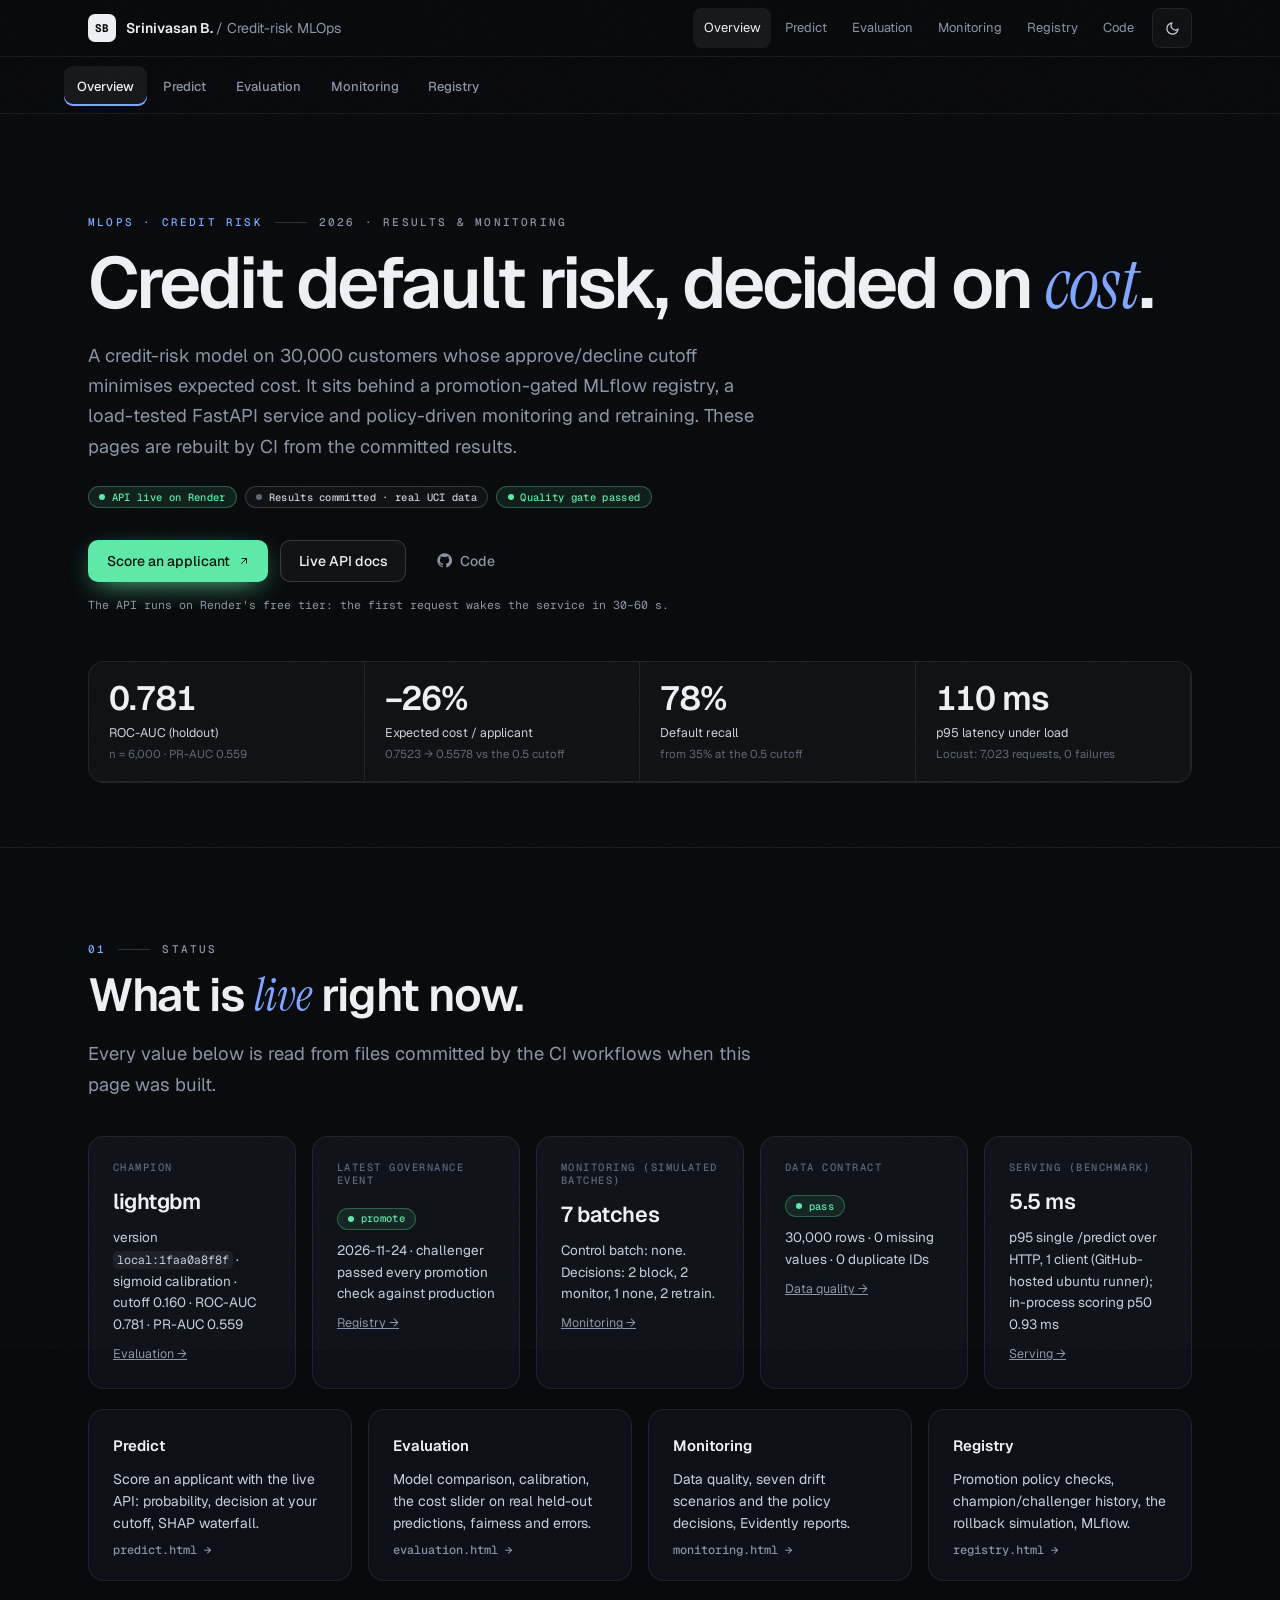
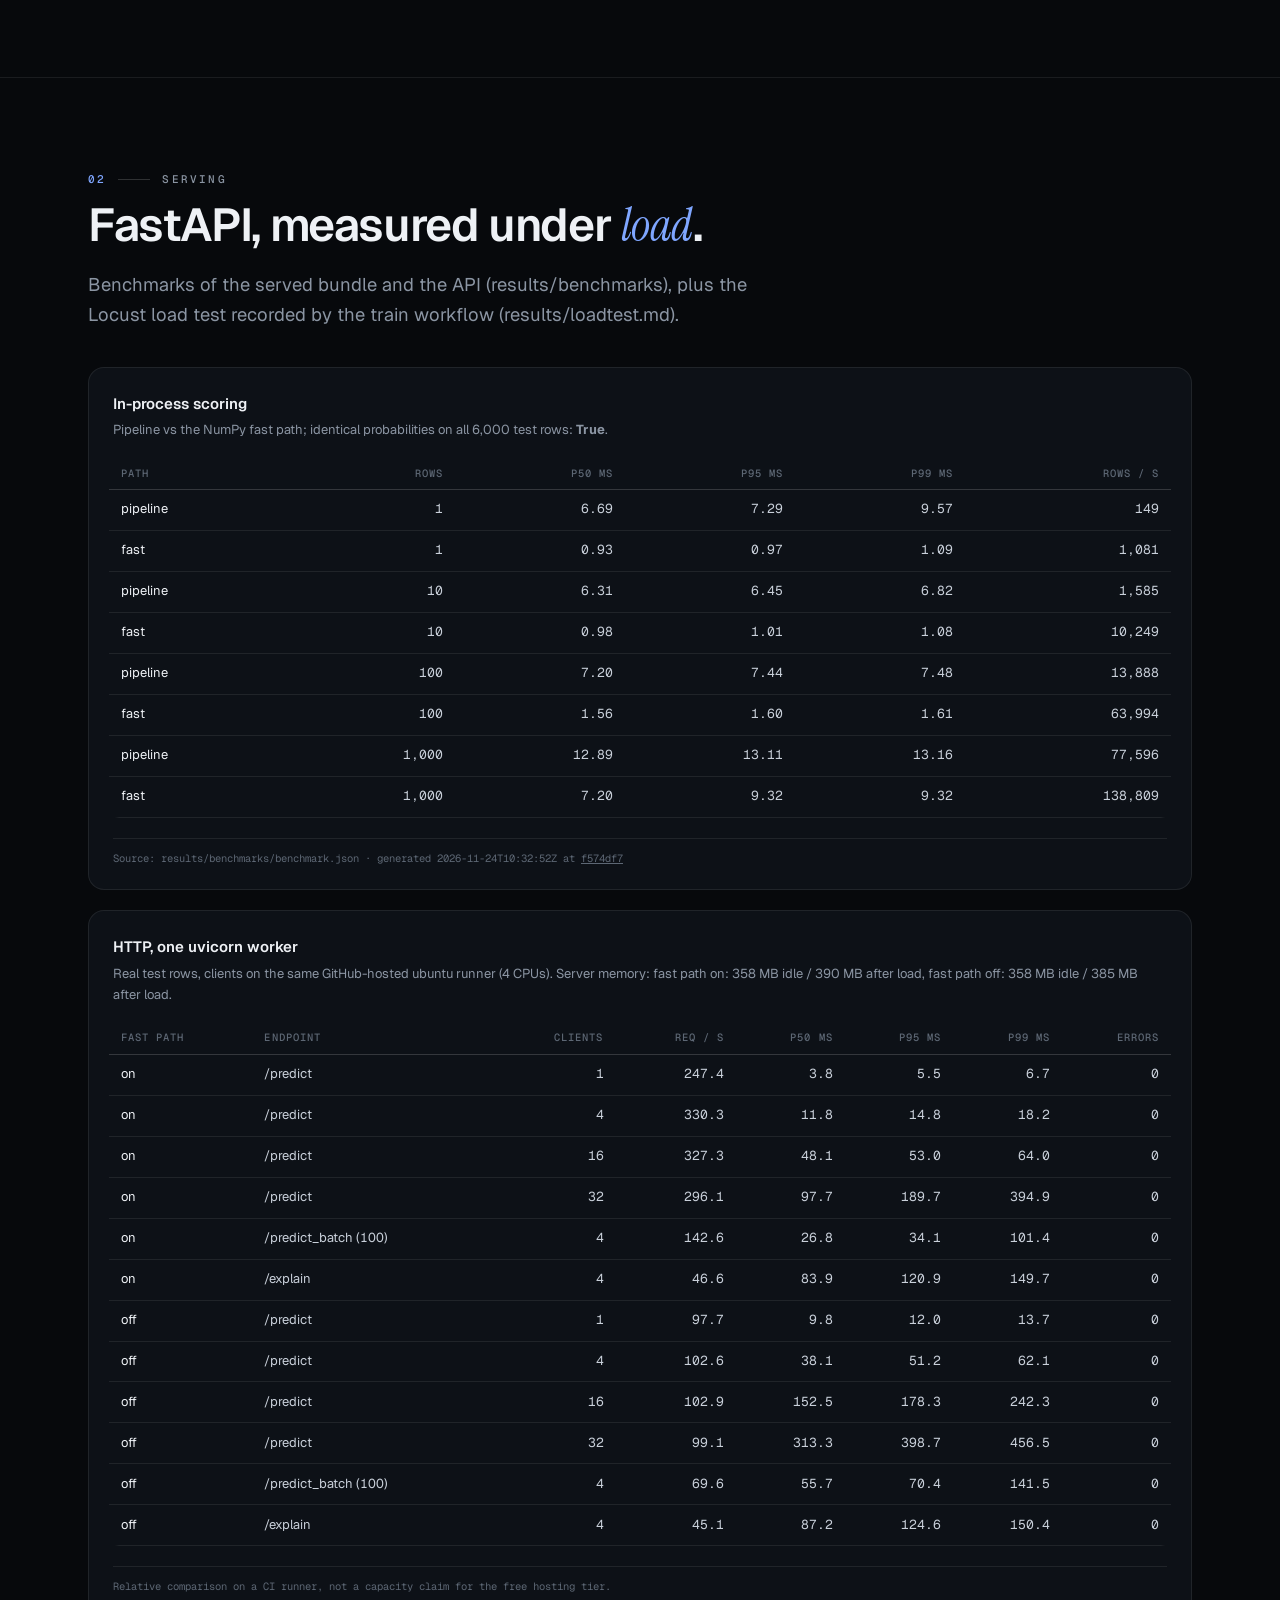
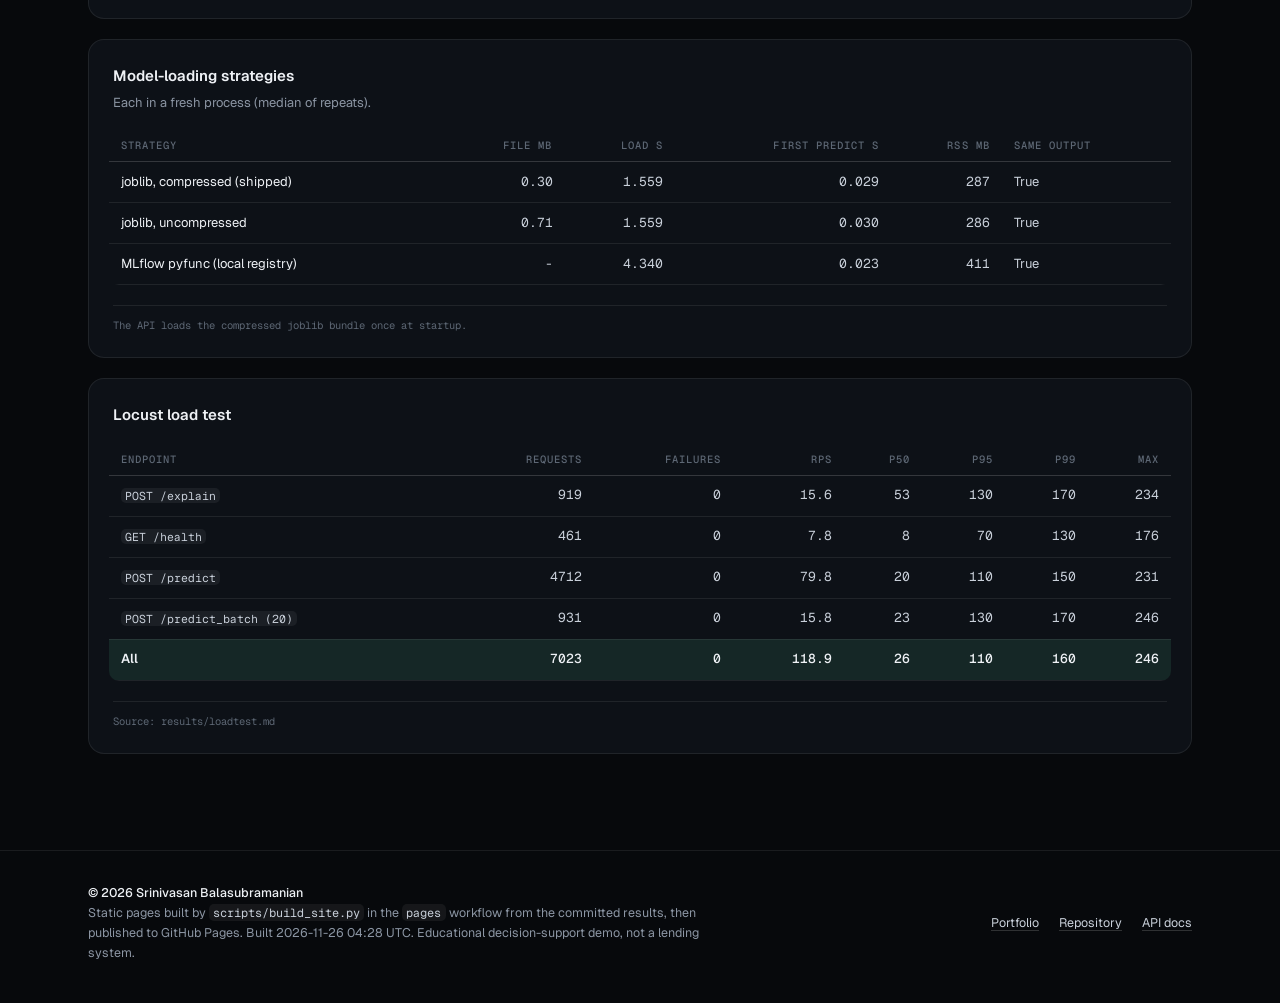
<file: index.html>
<!doctype html>
<html lang="en" class="no-js" data-theme="dark">
<head>
<meta charset="utf-8">
<meta name="viewport" content="width=device-width, initial-scale=1">
<script>(function(){try{var t=localStorage.getItem('theme');document.documentElement.dataset.theme=(t==='light'||t==='dark')?t:'dark';}catch(e){document.documentElement.dataset.theme='dark';}document.documentElement.classList.remove('no-js');})();</script>
<title>Credit-risk MLOps · overview</title>
<meta name="description" content="Credit default prediction with cost-based decisions: champion model, monitoring status, governance and serving benchmarks, rebuilt by CI.">
<meta name="color-scheme" content="dark light">
<link rel="preconnect" href="https://fonts.googleapis.com">
<link rel="preconnect" href="https://fonts.gstatic.com" crossorigin>
<link href="https://fonts.googleapis.com/css2?family=Geist:wght@300..700&family=Geist+Mono:wght@400..600&family=Instrument+Serif:ital@0;1&display=swap" rel="stylesheet">
<link rel="stylesheet" href="sb-kit.css">
<link rel="stylesheet" href="site.css">
<script src="sb-kit.js" defer></script>
<script src="charts.js" defer></script>
<script src="site.js" defer></script>

</head>
<body class="sb-grain">
<div class="sb-backdrop" aria-hidden="true"></div>
<a class="skip-link" href="#main">Skip to content</a>
<header class="sb-nav">
  <div class="sb-container sb-nav__inner">
    <a class="sb-brand" href="https://srini2k03.github.io/"><span class="sb-brand__mark">SB</span>
      <span><span class="brand-name">Srinivasan B. </span><span class="sb-brand__sub"><span class="brand-slash">/ </span>Credit-risk MLOps</span></span></a>
    <nav class="sb-nav__links" aria-label="Pages">
      <a class="sb-nav__link nav-page" href="index.html" aria-current=page>Overview</a><a class="sb-nav__link nav-page" href="predict.html">Predict</a><a class="sb-nav__link nav-page" href="evaluation.html">Evaluation</a><a class="sb-nav__link nav-page" href="monitoring.html">Monitoring</a><a class="sb-nav__link nav-page" href="registry.html">Registry</a>
      <a class="sb-nav__link" href="https://github.com/srini2k03/credit-default-mlops">Code</a>
      <button class="sb-icon-btn theme-btn" type="button" data-theme-toggle aria-label="Switch to light theme" aria-pressed="true"><svg class="icon-sun" width="15" height="15" viewBox="0 0 24 24" fill="none" stroke="currentColor" stroke-width="2" stroke-linecap="round" aria-hidden="true"><circle cx="12" cy="12" r="4"/><path d="M12 2v2M12 20v2M4.9 4.9l1.4 1.4M17.7 17.7l1.4 1.4M2 12h2M20 12h2M4.9 19.1l1.4-1.4M17.7 6.3l1.4-1.4"/></svg><svg class="icon-moon" width="15" height="15" viewBox="0 0 24 24" fill="none" stroke="currentColor" stroke-width="2" stroke-linecap="round" stroke-linejoin="round" aria-hidden="true"><path d="M21 12.8A9 9 0 1 1 11.2 3a7 7 0 0 0 9.8 9.8Z"/></svg></button>
    </nav>
  </div>
</header>
<nav class="subnav" aria-label="Dashboard pages"><div class="sb-container subnav__inner"><a href="index.html" aria-current=page>Overview</a><a href="predict.html">Predict</a><a href="evaluation.html">Evaluation</a><a href="monitoring.html">Monitoring</a><a href="registry.html">Registry</a></div></nav>
<main id="main">

<section class="sb-hero" aria-labelledby="top-h">
  <div class="sb-container">
    <p class="sb-kicker"><span class="sb-kicker__index">MLOps · Credit risk</span>
      <span class="sb-kicker__rule"></span>2026 · Results &amp; monitoring</p>
    <h1 class="sb-h1" id="top-h">Credit default risk, decided on <span class="sb-serif">cost</span>.</h1>
    <p class="sb-lead">A credit-risk model on 30,000 customers whose approve/decline cutoff minimises expected cost. It sits behind a promotion-gated MLflow registry, a load-tested FastAPI service and policy-driven monitoring and retraining. These pages are rebuilt by CI from the committed results.</p>
    <div class="sb-hero__meta"><span class="sb-pill sb-pill--live">API live on Render</span><span class="sb-pill">Results committed · real UCI data</span><span class="sb-pill pill-ok">Quality gate passed</span></div>
    <div class="sb-hero__actions">
      <a class="sb-btn sb-btn--primary" href="predict.html">Score an applicant <svg width="12" height="12" viewBox="0 0 24 24" fill="none" stroke="currentColor" stroke-width="2" stroke-linecap="round" stroke-linejoin="round" aria-hidden="true"><path d="M7 17 17 7M8 7h9v9"/></svg></a>
      <a class="sb-btn" href="https://credit-default-api-fkqg.onrender.com/docs" target="_blank" rel="noopener">Live API docs</a>
      <a class="sb-btn sb-btn--ghost" href="https://github.com/srini2k03/credit-default-mlops" target="_blank" rel="noopener"><svg width="15" height="15" viewBox="0 0 24 24" fill="currentColor" aria-hidden="true"><path d="M12 .5a11.5 11.5 0 0 0-3.64 22.41c.58.1.79-.25.79-.56v-2c-3.2.7-3.88-1.37-3.88-1.37-.52-1.33-1.28-1.69-1.28-1.69-1.05-.72.08-.7.08-.7 1.16.08 1.77 1.19 1.77 1.19 1.03 1.77 2.7 1.26 3.36.96.1-.75.4-1.26.73-1.55-2.55-.29-5.24-1.28-5.24-5.69 0-1.26.45-2.29 1.19-3.1-.12-.29-.52-1.46.11-3.05 0 0 .97-.31 3.17 1.18a11 11 0 0 1 5.77 0c2.2-1.49 3.17-1.18 3.17-1.18.63 1.59.23 2.76.11 3.05.74.81 1.19 1.84 1.19 3.1 0 4.42-2.69 5.39-5.25 5.68.41.36.78 1.06.78 2.14v3.17c0 .31.21.67.8.56A11.5 11.5 0 0 0 12 .5Z"/></svg> Code</a>
    </div>
    <p class="hero-note">The API runs on Render's free tier: the first request wakes the service in 30–60 s.</p>
    <div class="sb-stats hero-stats sb-reveal" role="list"><div class="sb-stat" role="listitem"><div class="sb-stat__value">0.781</div><div class="sb-stat__label">ROC-AUC (holdout)</div><div class="sb-stat__ctx">n = 6,000 · PR-AUC 0.559</div></div><div class="sb-stat" role="listitem"><div class="sb-stat__value">−26%</div><div class="sb-stat__label">Expected cost / applicant</div><div class="sb-stat__ctx">0.7523 → 0.5578 vs the 0.5 cutoff</div></div><div class="sb-stat" role="listitem"><div class="sb-stat__value">78%</div><div class="sb-stat__label">Default recall</div><div class="sb-stat__ctx">from 35% at the 0.5 cutoff</div></div><div class="sb-stat" role="listitem"><div class="sb-stat__value">110 ms</div><div class="sb-stat__label">p95 latency under load</div><div class="sb-stat__ctx">Locust: 7,023 requests, 0 failures</div></div></div>
  </div>
</section>
<section class="sb-section" id="status" aria-labelledby="status-h"><div class="sb-container"><div class="section-head sb-reveal"><p class="sb-kicker"><span class="sb-kicker__index">01</span><span class="sb-kicker__rule"></span>Status</p><h2 class="sb-h2" id="status-h">What is <span class="sb-serif">live</span> right now.</h2><p class="sb-lead">Every value below is read from files committed by the CI workflows when this page was built.</p></div><div class="status-grid"><article class="sb-card sb-spotlight sb-reveal status"><p class="sb-label">Champion</p><div class="status__value">lightgbm</div><p class="status__ctx">version <code>local:1faa0a8f8f</code> · sigmoid calibration · cutoff 0.160 · ROC-AUC 0.781 · PR-AUC 0.559</p><p class="sb-small"><a href="evaluation.html">Evaluation →</a></p></article><article class="sb-card sb-spotlight sb-reveal status"><p class="sb-label">Latest governance event</p><div class="status__value"><span class="sb-pill pill-promote">promote</span></div><p class="status__ctx">2026-11-24 · challenger passed every promotion check against production</p><p class="sb-small"><a href="registry.html">Registry →</a></p></article><article class="sb-card sb-spotlight sb-reveal status"><p class="sb-label">Monitoring (simulated batches)</p><div class="status__value">7 batches</div><p class="status__ctx">Control batch: none. Decisions: 2 block, 2 monitor, 1 none, 2 retrain.</p><p class="sb-small"><a href="monitoring.html">Monitoring →</a></p></article><article class="sb-card sb-spotlight sb-reveal status"><p class="sb-label">Data contract</p><div class="status__value"><span class="sb-pill pill-none">pass</span></div><p class="status__ctx">30,000 rows · 0 missing values · 0 duplicate IDs</p><p class="sb-small"><a href="monitoring.html#quality">Data quality →</a></p></article><article class="sb-card sb-spotlight sb-reveal status"><p class="sb-label">Serving (benchmark)</p><div class="status__value">5.5 ms</div><p class="status__ctx">p95 single /predict over HTTP, 1 client (GitHub-hosted ubuntu runner); in-process scoring p50 0.93 ms</p><p class="sb-small"><a href="#serving">Serving →</a></p></article></div><div class="page-cards" style="margin-top:1.25rem"><a class="sb-card sb-spotlight sb-reveal page-card" href="predict.html"><h3 class="sb-card__title">Predict</h3><p>Score an applicant with the live API: probability, decision at your cutoff, SHAP waterfall.</p><span class=go>predict.html →</span></a><a class="sb-card sb-spotlight sb-reveal page-card" href="evaluation.html"><h3 class="sb-card__title">Evaluation</h3><p>Model comparison, calibration, the cost slider on real held-out predictions, fairness and errors.</p><span class=go>evaluation.html →</span></a><a class="sb-card sb-spotlight sb-reveal page-card" href="monitoring.html"><h3 class="sb-card__title">Monitoring</h3><p>Data quality, seven drift scenarios and the policy decisions, Evidently reports.</p><span class=go>monitoring.html →</span></a><a class="sb-card sb-spotlight sb-reveal page-card" href="registry.html"><h3 class="sb-card__title">Registry</h3><p>Promotion policy checks, champion/challenger history, the rollback simulation, MLflow.</p><span class=go>registry.html →</span></a></div></div></section>
<section class="sb-section" id="serving" aria-labelledby="serving-h"><div class="sb-container"><div class="section-head sb-reveal"><p class="sb-kicker"><span class="sb-kicker__index">02</span><span class="sb-kicker__rule"></span>Serving</p><h2 class="sb-h2" id="serving-h">FastAPI, measured under <span class="sb-serif">load</span>.</h2><p class="sb-lead">Benchmarks of the served bundle and the API (results/benchmarks), plus the Locust load test recorded by the train workflow (results/loadtest.md).</p></div><div class="stack"><article class="sb-card sb-spotlight sb-reveal "><header class="card-head"><h3 class="sb-card__title">In-process scoring</h3><p class="sb-card__sub">Pipeline vs the NumPy fast path; identical probabilities on all 6,000 test rows: <strong>True</strong>.</p></header><div class="sb-table-wrap" tabindex="0" role="region" aria-label="In-process scoring latency"><table class="sb-table "><caption class="sr-only">In-process scoring latency</caption><thead><tr><th scope="col">Path</th><th scope="col" class=num>Rows</th><th scope="col" class=num>p50 ms</th><th scope="col" class=num>p95 ms</th><th scope="col" class=num>p99 ms</th><th scope="col" class=num>Rows / s</th></tr></thead><tbody><tr><td>pipeline</td><td class=num>1</td><td class=num>6.69</td><td class=num>7.29</td><td class=num>9.57</td><td class=num>149</td></tr><tr><td>fast</td><td class=num>1</td><td class=num>0.93</td><td class=num>0.97</td><td class=num>1.09</td><td class=num>1,081</td></tr><tr><td>pipeline</td><td class=num>10</td><td class=num>6.31</td><td class=num>6.45</td><td class=num>6.82</td><td class=num>1,585</td></tr><tr><td>fast</td><td class=num>10</td><td class=num>0.98</td><td class=num>1.01</td><td class=num>1.08</td><td class=num>10,249</td></tr><tr><td>pipeline</td><td class=num>100</td><td class=num>7.20</td><td class=num>7.44</td><td class=num>7.48</td><td class=num>13,888</td></tr><tr><td>fast</td><td class=num>100</td><td class=num>1.56</td><td class=num>1.60</td><td class=num>1.61</td><td class=num>63,994</td></tr><tr><td>pipeline</td><td class=num>1,000</td><td class=num>12.89</td><td class=num>13.11</td><td class=num>13.16</td><td class=num>77,596</td></tr><tr><td>fast</td><td class=num>1,000</td><td class=num>7.20</td><td class=num>9.32</td><td class=num>9.32</td><td class=num>138,809</td></tr></tbody></table></div><p class="sb-card__foot">Source: results/benchmarks/benchmark.json · generated 2026-11-24T10:32:52Z at <a href="https://github.com/srini2k03/credit-default-mlops/commit/f574df7f6080329a15002ae96762f07c239718a1"><code>f574df7</code></a></p></article><article class="sb-card sb-spotlight sb-reveal "><header class="card-head"><h3 class="sb-card__title">HTTP, one uvicorn worker</h3><p class="sb-card__sub">Real test rows, clients on the same GitHub-hosted ubuntu runner (4 CPUs). Server memory: fast path on: 358 MB idle / 390 MB after load, fast path off: 358 MB idle / 385 MB after load.</p></header><div class="sb-table-wrap" tabindex="0" role="region" aria-label="HTTP benchmark"><table class="sb-table "><caption class="sr-only">HTTP benchmark</caption><thead><tr><th scope="col">Fast path</th><th scope="col">Endpoint</th><th scope="col" class=num>Clients</th><th scope="col" class=num>Req / s</th><th scope="col" class=num>p50 ms</th><th scope="col" class=num>p95 ms</th><th scope="col" class=num>p99 ms</th><th scope="col" class=num>Errors</th></tr></thead><tbody><tr><td>on</td><td>/predict</td><td class=num>1</td><td class=num>247.4</td><td class=num>3.8</td><td class=num>5.5</td><td class=num>6.7</td><td class=num>0</td></tr><tr><td>on</td><td>/predict</td><td class=num>4</td><td class=num>330.3</td><td class=num>11.8</td><td class=num>14.8</td><td class=num>18.2</td><td class=num>0</td></tr><tr><td>on</td><td>/predict</td><td class=num>16</td><td class=num>327.3</td><td class=num>48.1</td><td class=num>53.0</td><td class=num>64.0</td><td class=num>0</td></tr><tr><td>on</td><td>/predict</td><td class=num>32</td><td class=num>296.1</td><td class=num>97.7</td><td class=num>189.7</td><td class=num>394.9</td><td class=num>0</td></tr><tr><td>on</td><td>/predict_batch (100)</td><td class=num>4</td><td class=num>142.6</td><td class=num>26.8</td><td class=num>34.1</td><td class=num>101.4</td><td class=num>0</td></tr><tr><td>on</td><td>/explain</td><td class=num>4</td><td class=num>46.6</td><td class=num>83.9</td><td class=num>120.9</td><td class=num>149.7</td><td class=num>0</td></tr><tr><td>off</td><td>/predict</td><td class=num>1</td><td class=num>97.7</td><td class=num>9.8</td><td class=num>12.0</td><td class=num>13.7</td><td class=num>0</td></tr><tr><td>off</td><td>/predict</td><td class=num>4</td><td class=num>102.6</td><td class=num>38.1</td><td class=num>51.2</td><td class=num>62.1</td><td class=num>0</td></tr><tr><td>off</td><td>/predict</td><td class=num>16</td><td class=num>102.9</td><td class=num>152.5</td><td class=num>178.3</td><td class=num>242.3</td><td class=num>0</td></tr><tr><td>off</td><td>/predict</td><td class=num>32</td><td class=num>99.1</td><td class=num>313.3</td><td class=num>398.7</td><td class=num>456.5</td><td class=num>0</td></tr><tr><td>off</td><td>/predict_batch (100)</td><td class=num>4</td><td class=num>69.6</td><td class=num>55.7</td><td class=num>70.4</td><td class=num>141.5</td><td class=num>0</td></tr><tr><td>off</td><td>/explain</td><td class=num>4</td><td class=num>45.1</td><td class=num>87.2</td><td class=num>124.6</td><td class=num>150.4</td><td class=num>0</td></tr></tbody></table></div><p class="sb-card__foot">Relative comparison on a CI runner, not a capacity claim for the free hosting tier.</p></article><article class="sb-card sb-spotlight sb-reveal "><header class="card-head"><h3 class="sb-card__title">Model-loading strategies</h3><p class="sb-card__sub">Each in a fresh process (median of repeats).</p></header><div class="sb-table-wrap" tabindex="0" role="region" aria-label="Model loading"><table class="sb-table "><caption class="sr-only">Model loading</caption><thead><tr><th scope="col">Strategy</th><th scope="col" class=num>File MB</th><th scope="col" class=num>Load s</th><th scope="col" class=num>First predict s</th><th scope="col" class=num>RSS MB</th><th scope="col">Same output</th></tr></thead><tbody><tr><td>joblib, compressed (shipped)</td><td class=num>0.30</td><td class=num>1.559</td><td class=num>0.029</td><td class=num>287</td><td>True</td></tr><tr><td>joblib, uncompressed</td><td class=num>0.71</td><td class=num>1.559</td><td class=num>0.030</td><td class=num>286</td><td>True</td></tr><tr><td>MLflow pyfunc (local registry)</td><td class=num>-</td><td class=num>4.340</td><td class=num>0.023</td><td class=num>411</td><td>True</td></tr></tbody></table></div><p class="sb-card__foot">The API loads the compressed joblib bundle once at startup.</p></article></div><div class="stack"><article class="sb-card sb-spotlight sb-reveal "><header class="card-head"><h3 class="sb-card__title">Locust load test</h3></header><div class="sb-table-wrap" tabindex="0" role="region" aria-label="Load test"><table class="sb-table "><caption class="sr-only">Load test</caption><thead><tr><th scope="col">Endpoint</th><th scope="col" class=num>Requests</th><th scope="col" class=num>Failures</th><th scope="col" class=num>RPS</th><th scope="col" class=num>p50</th><th scope="col" class=num>p95</th><th scope="col" class=num>p99</th><th scope="col" class=num>Max</th></tr></thead><tbody><tr><td><code>POST /explain</code></td><td class=num>919</td><td class=num>0</td><td class=num>15.6</td><td class=num>53</td><td class=num>130</td><td class=num>170</td><td class=num>234</td></tr><tr><td><code>GET /health</code></td><td class=num>461</td><td class=num>0</td><td class=num>7.8</td><td class=num>8</td><td class=num>70</td><td class=num>130</td><td class=num>176</td></tr><tr><td><code>POST /predict</code></td><td class=num>4712</td><td class=num>0</td><td class=num>79.8</td><td class=num>20</td><td class=num>110</td><td class=num>150</td><td class=num>231</td></tr><tr><td><code>POST /predict_batch (20)</code></td><td class=num>931</td><td class=num>0</td><td class=num>15.8</td><td class=num>23</td><td class=num>130</td><td class=num>170</td><td class=num>246</td></tr><tr class=is-best><td><strong>All</strong></td><td class=num>7023</td><td class=num>0</td><td class=num>118.9</td><td class=num>26</td><td class=num>110</td><td class=num>160</td><td class=num>246</td></tr></tbody></table></div><p class="sb-card__foot">Source: results/loadtest.md</p></article></div></div></section>
</main>
<footer class="sb-footer">
  <div class="sb-container sb-footer__inner">
    <div>
      <p class="foot-name">© 2026 Srinivasan Balasubramanian</p>
      <p>Static pages built by <code>scripts/build_site.py</code> in the <code>pages</code> workflow from the committed results, then published to GitHub Pages. Built 2026-11-26 04:28 UTC. Educational decision-support demo, not a lending system.</p>
    </div>
    <p class="foot-links"><a href="https://srini2k03.github.io/">Portfolio</a><a href="https://github.com/srini2k03/credit-default-mlops">Repository</a><a href="https://credit-default-api-fkqg.onrender.com/docs">API docs</a></p>
  </div>
</footer>
</body>
</html>
</file>
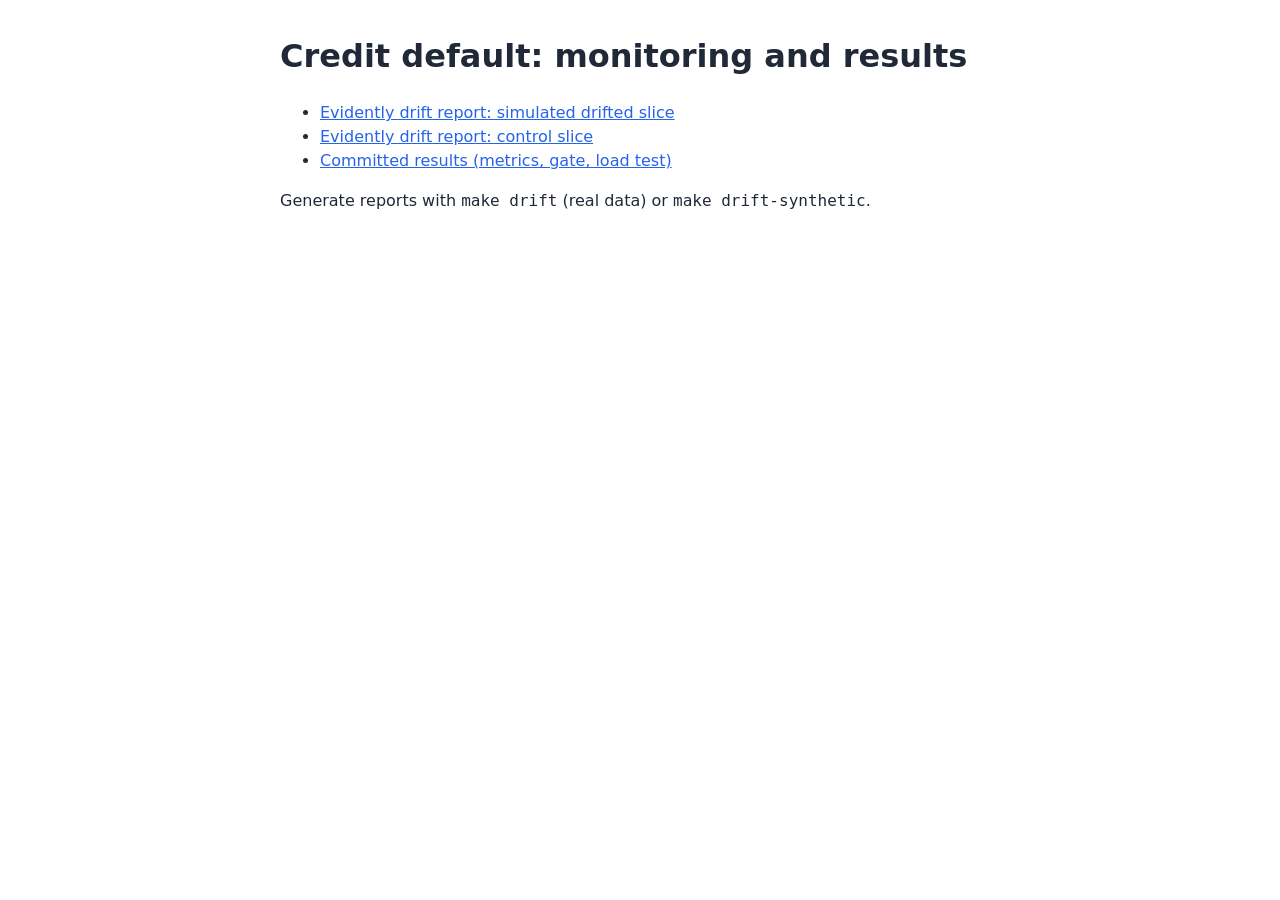
<file: docker/nginx/index.html>
<!doctype html>
<html lang="en">
<head>
  <meta charset="utf-8">
  <meta name="viewport" content="width=device-width, initial-scale=1">
  <title>Credit default monitoring</title>
  <style>
    body { font: 16px/1.5 system-ui, sans-serif; max-width: 720px; margin: 2rem auto; padding: 0 16px; color: #1f2937; }
    a { color: #2563eb; }
  </style>
</head>
<body>
  <h1>Credit default: monitoring and results</h1>
  <ul>
    <li><a href="reports/drift_drifted.html">Evidently drift report: simulated drifted slice</a></li>
    <li><a href="reports/drift_control.html">Evidently drift report: control slice</a></li>
    <li><a href="results/">Committed results (metrics, gate, load test)</a></li>
  </ul>
  <p>Generate reports with <code>make drift</code> (real data) or <code>make drift-synthetic</code>.</p>
</body>
</html>
</file>
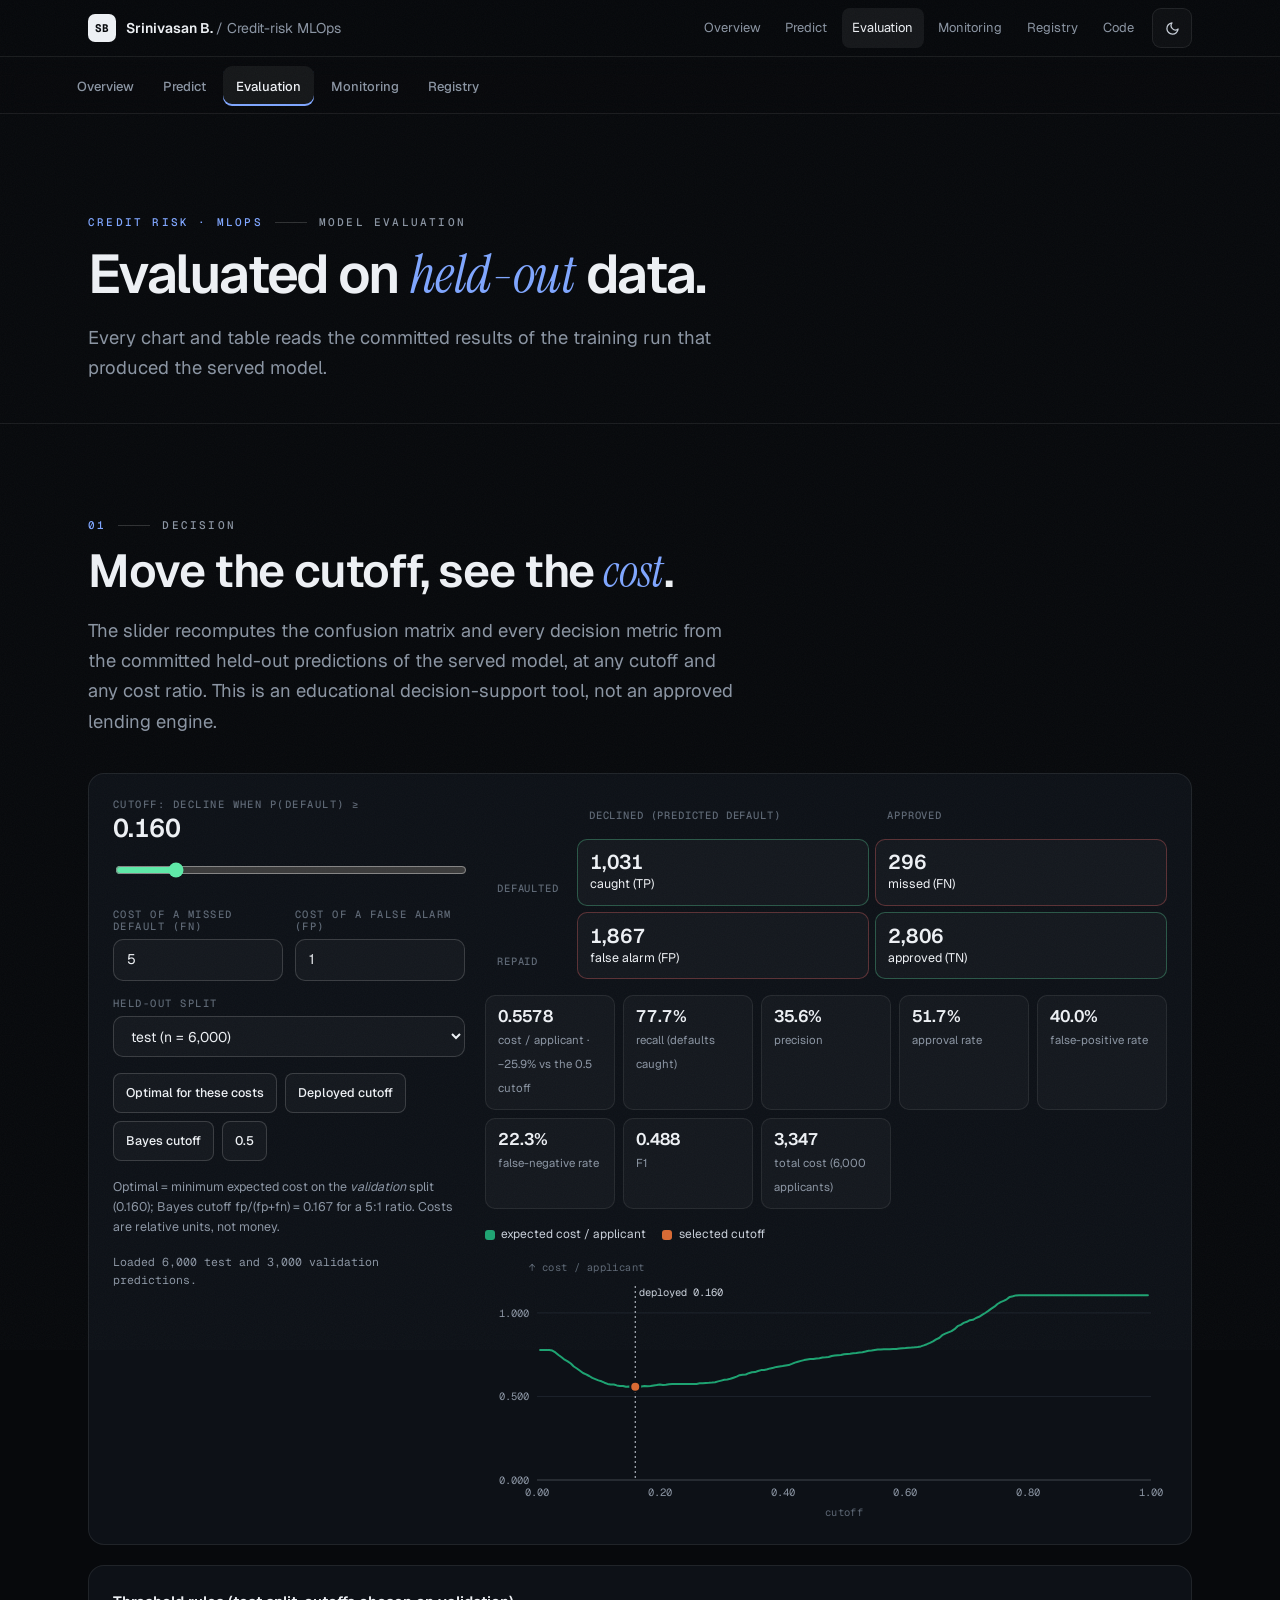
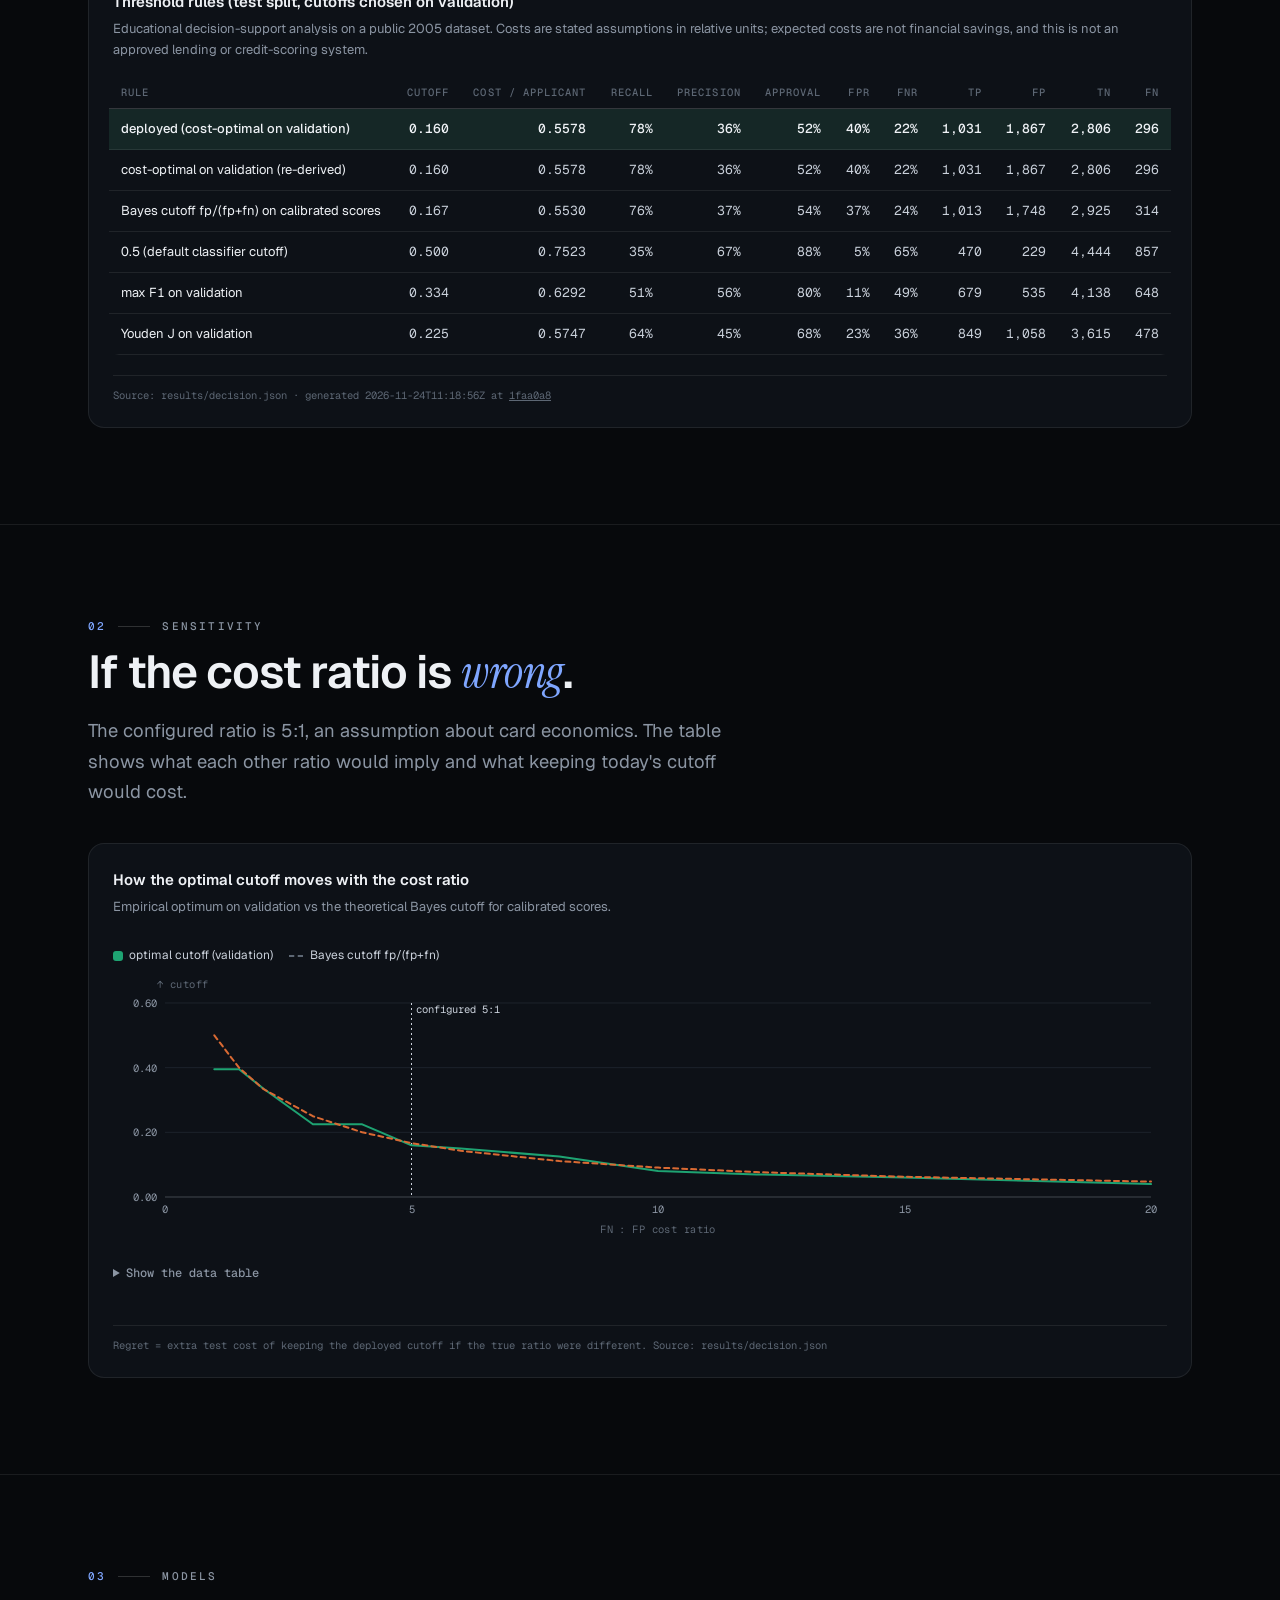
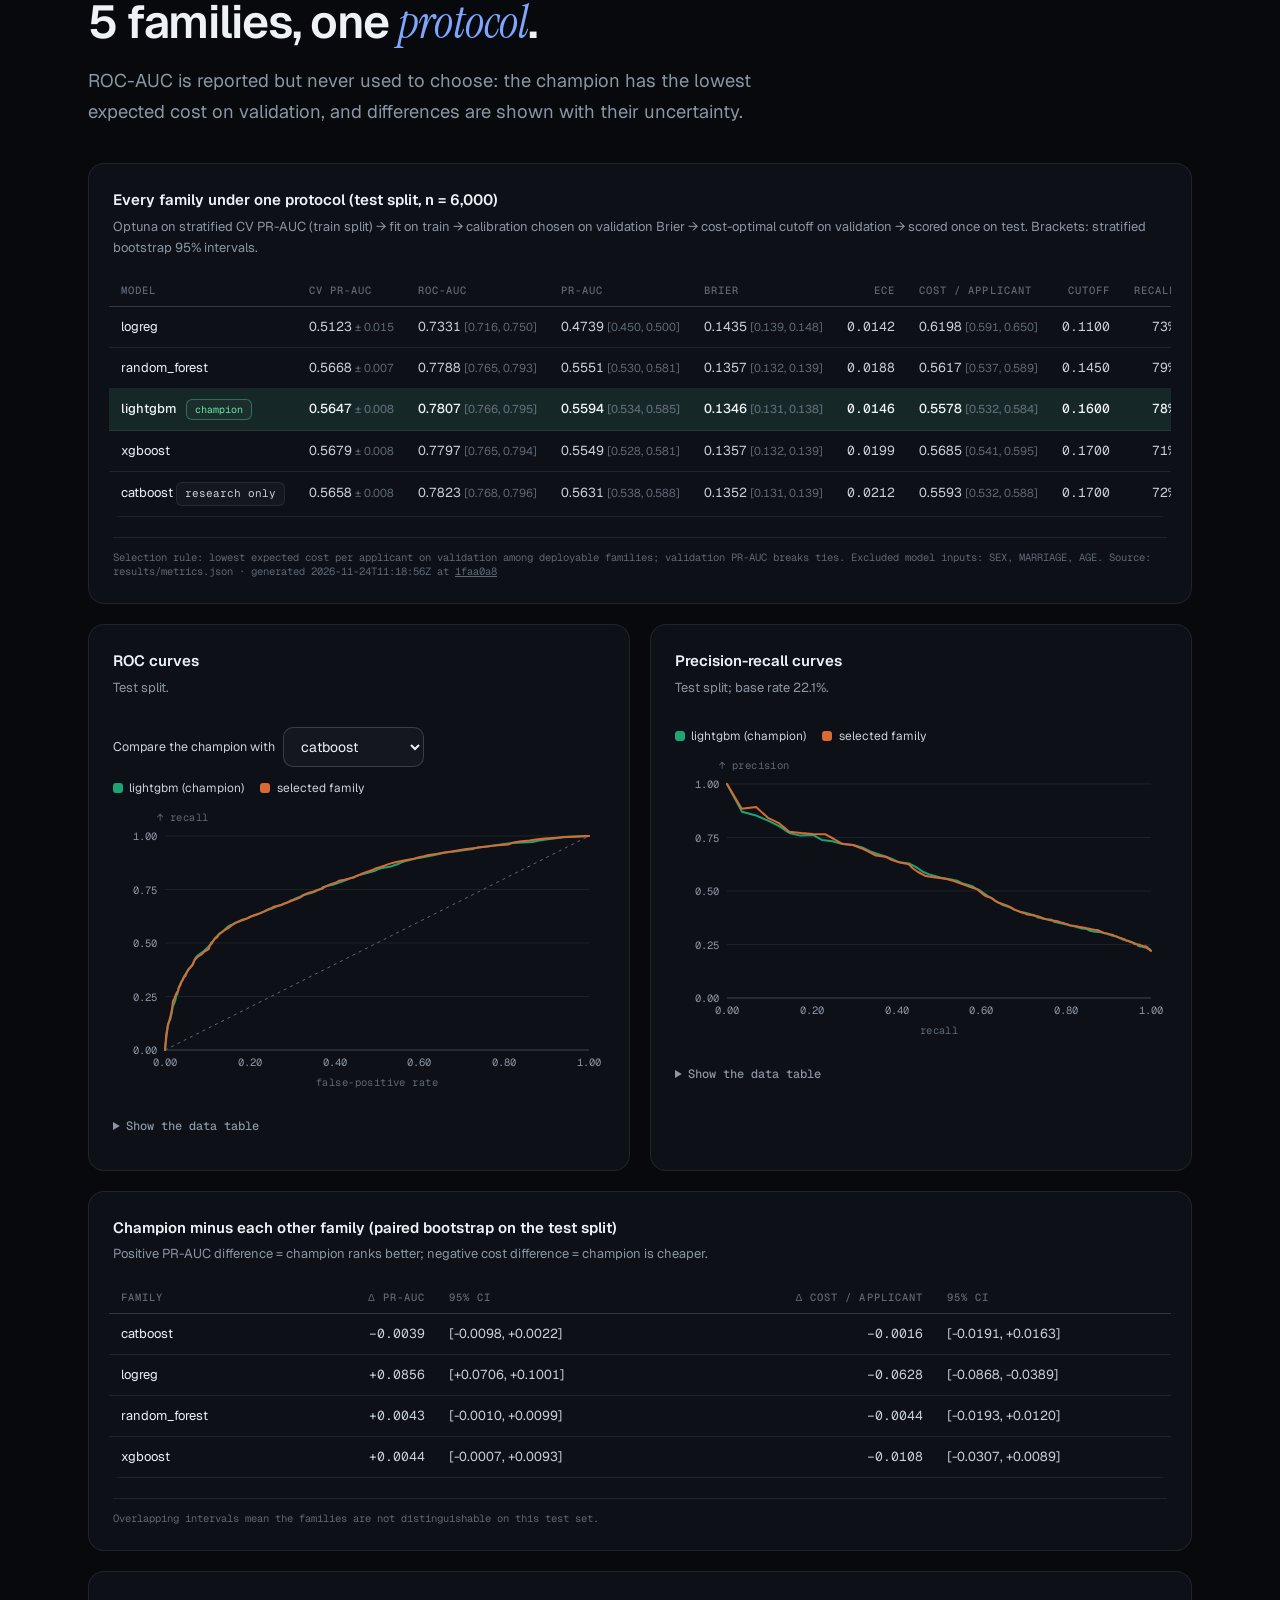
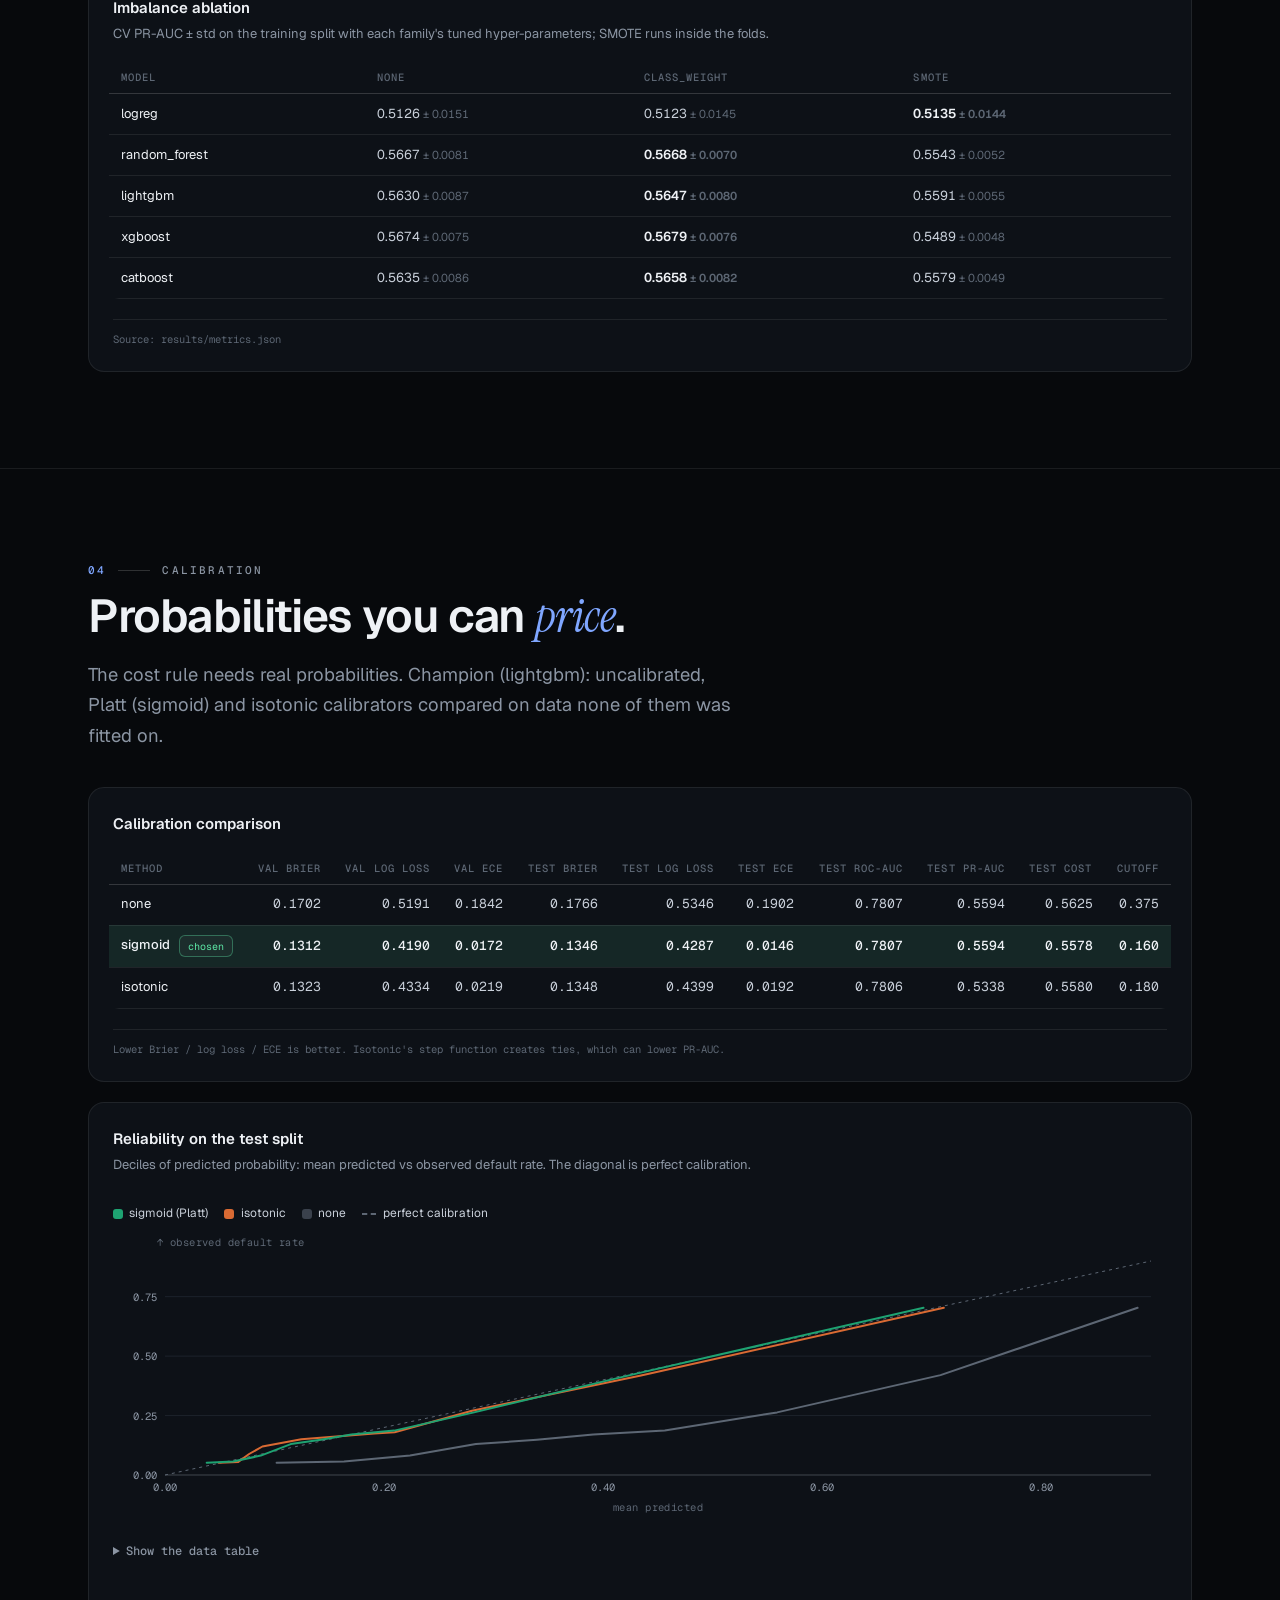
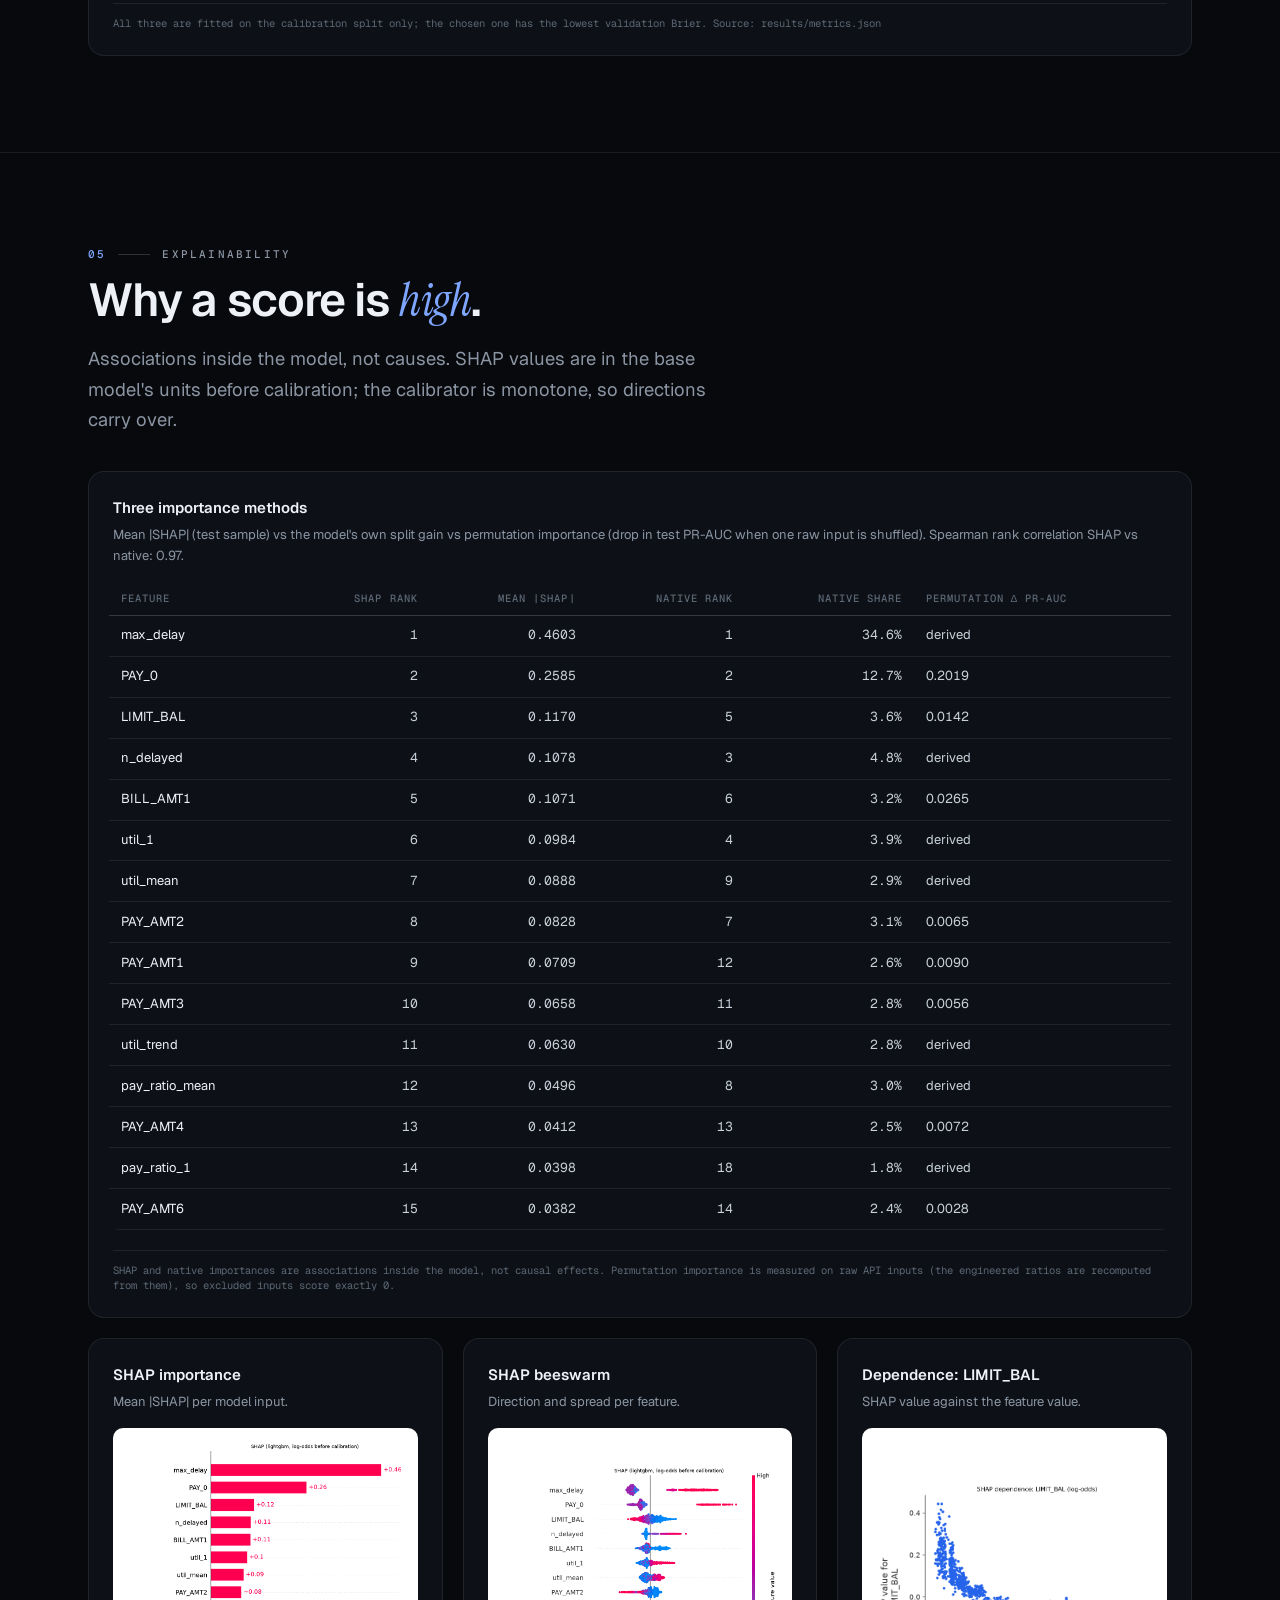
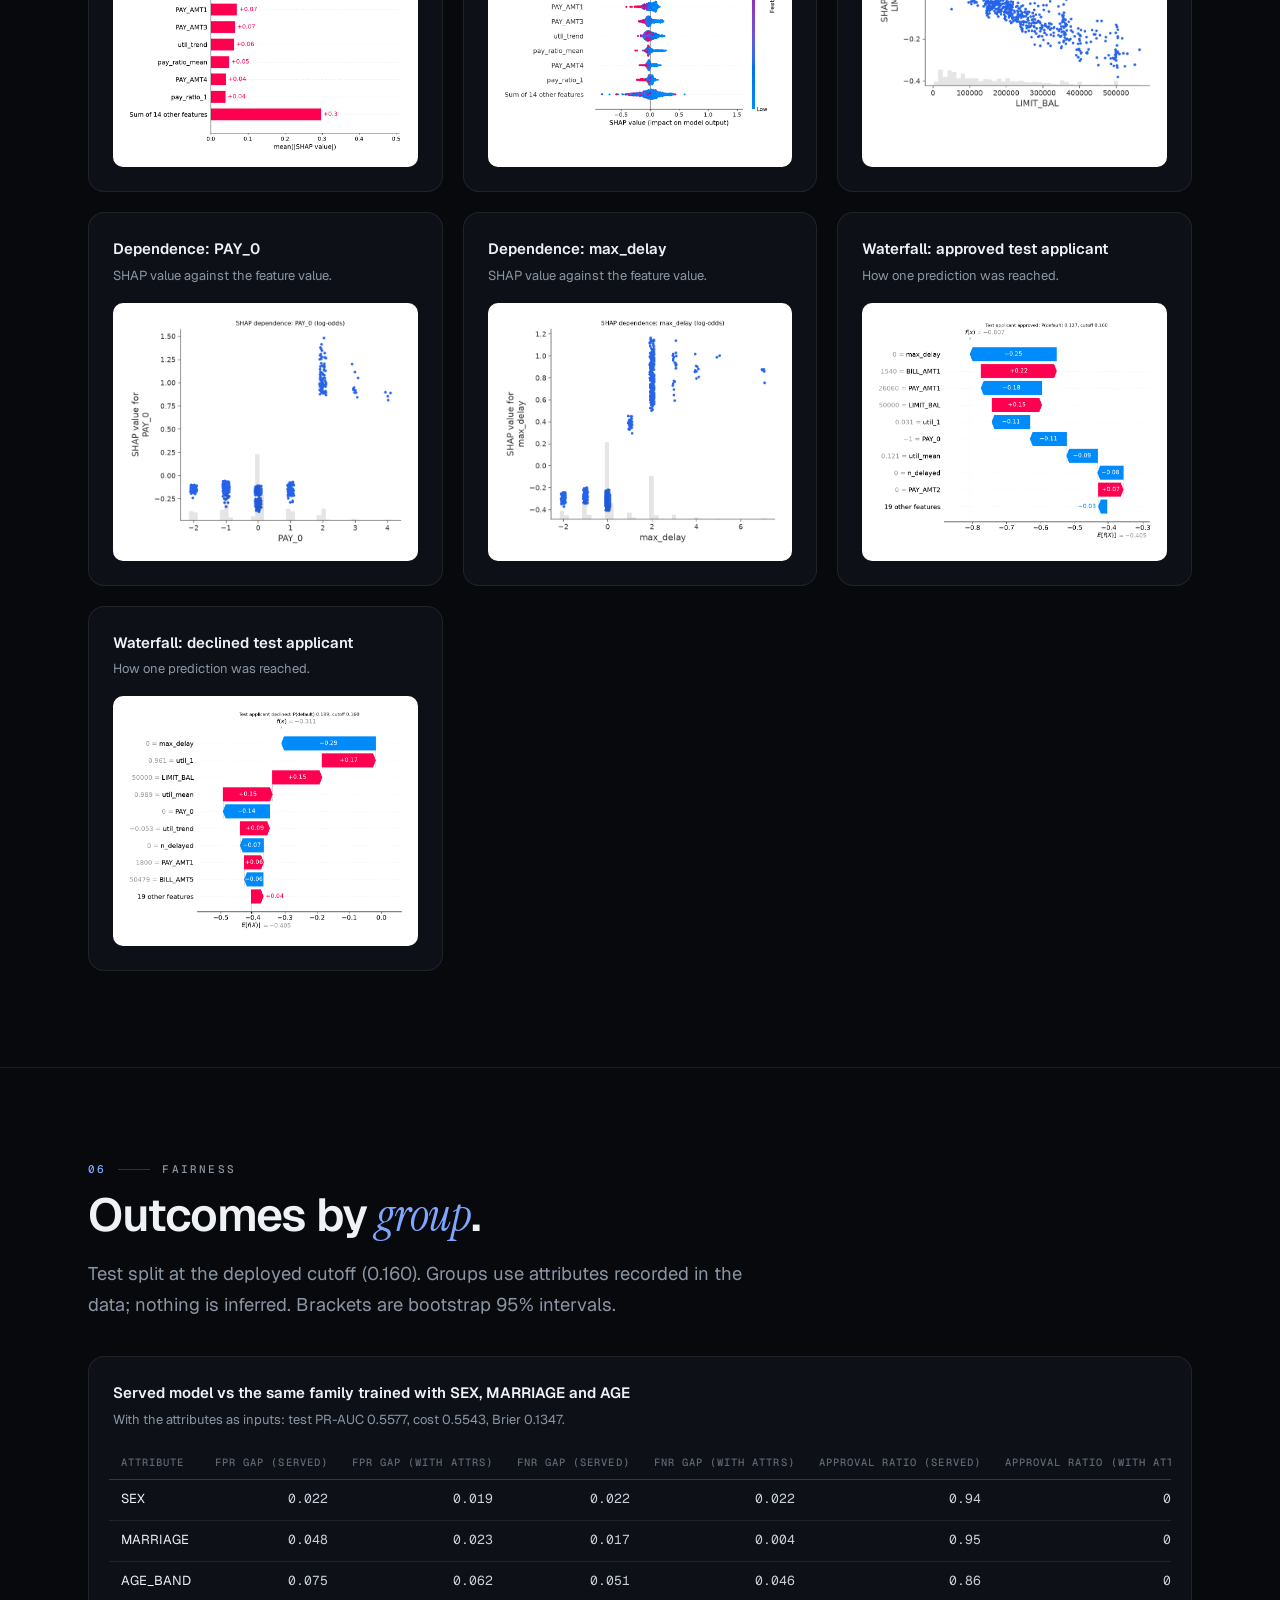
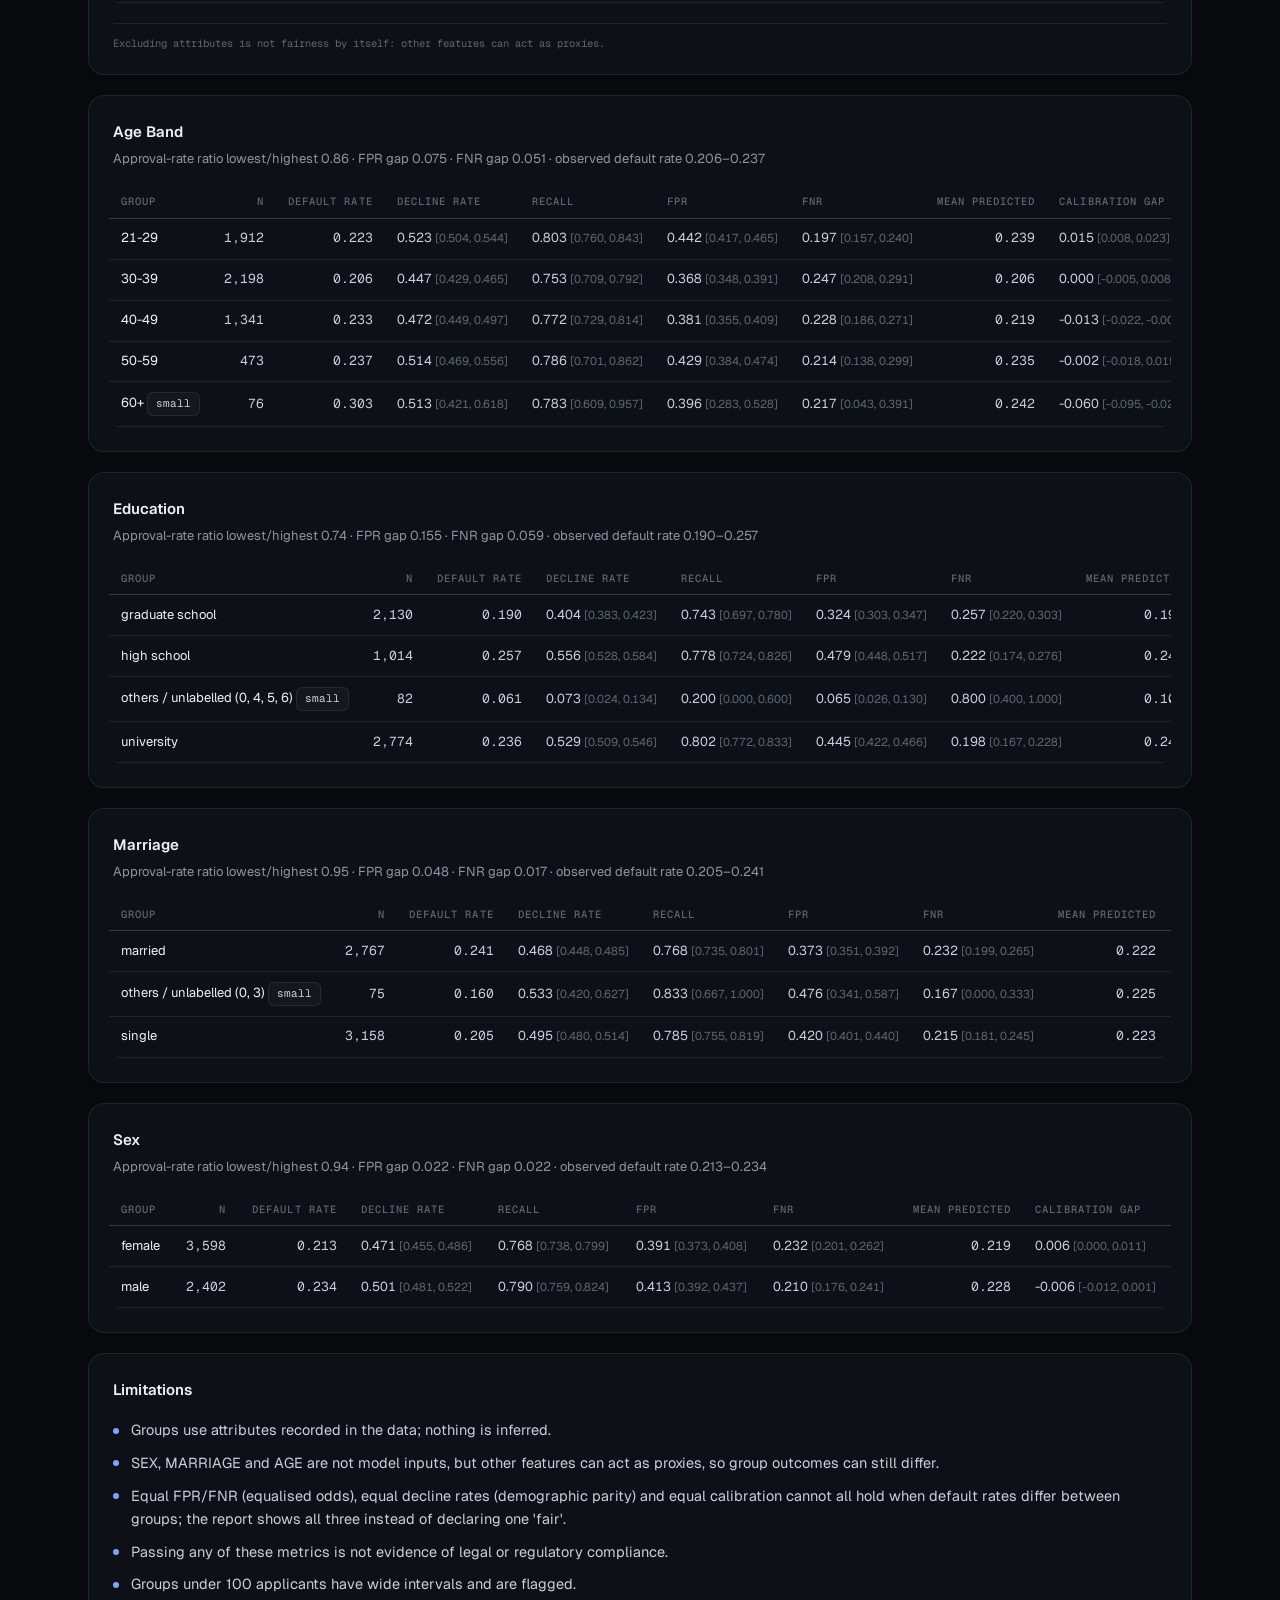
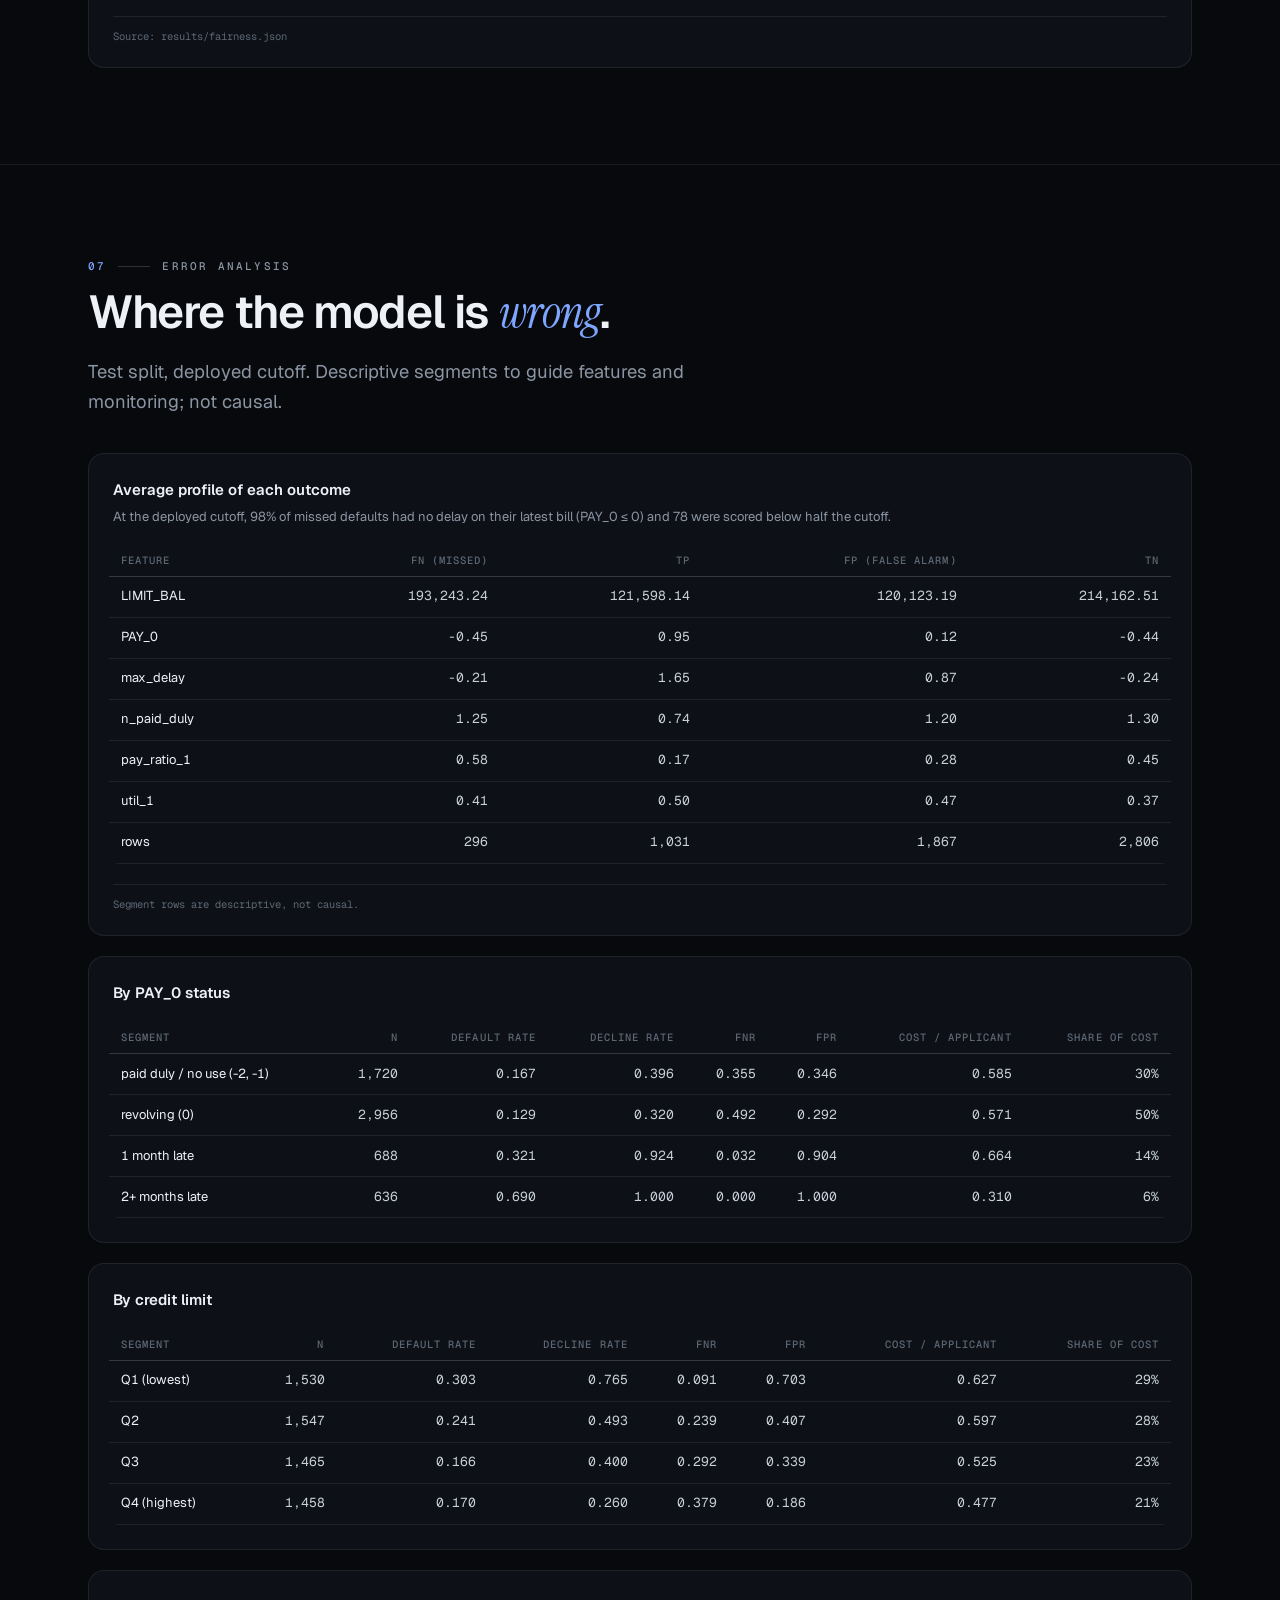
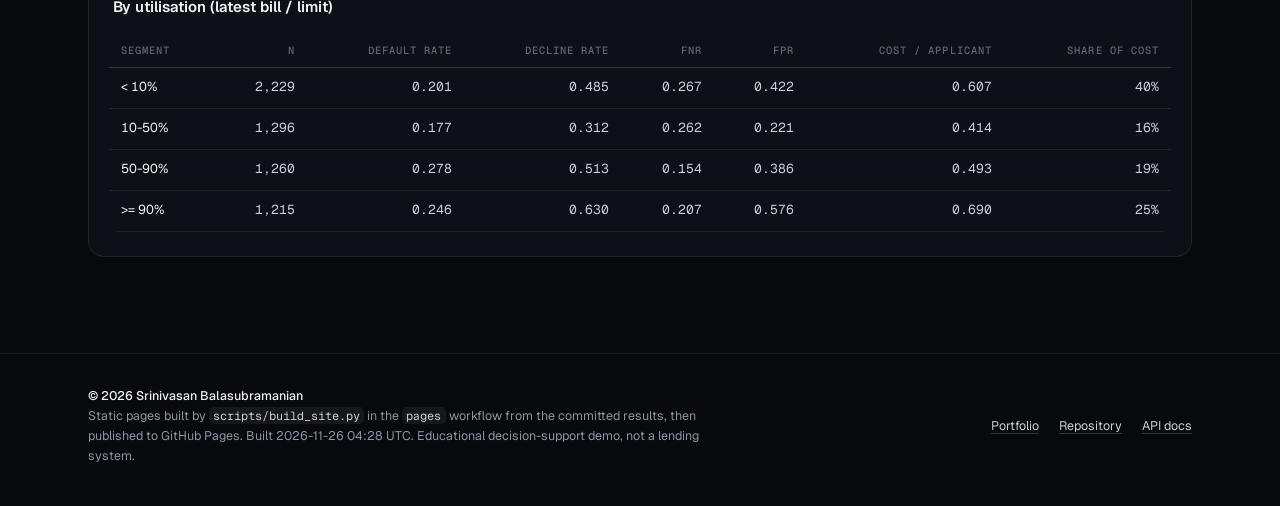
<file: evaluation.html>
<!doctype html>
<html lang="en" class="no-js" data-theme="dark">
<head>
<meta charset="utf-8">
<meta name="viewport" content="width=device-width, initial-scale=1">
<script>(function(){try{var t=localStorage.getItem('theme');document.documentElement.dataset.theme=(t==='light'||t==='dark')?t:'dark';}catch(e){document.documentElement.dataset.theme='dark';}document.documentElement.classList.remove('no-js');})();</script>
<title>Credit-risk MLOps · evaluation</title>
<meta name="description" content="Model comparison, calibration, an interactive cost and cutoff slider on real held-out predictions, fairness and error analysis.">
<meta name="color-scheme" content="dark light">
<link rel="preconnect" href="https://fonts.googleapis.com">
<link rel="preconnect" href="https://fonts.gstatic.com" crossorigin>
<link href="https://fonts.googleapis.com/css2?family=Geist:wght@300..700&family=Geist+Mono:wght@400..600&family=Instrument+Serif:ital@0;1&display=swap" rel="stylesheet">
<link rel="stylesheet" href="sb-kit.css">
<link rel="stylesheet" href="site.css">
<script src="sb-kit.js" defer></script>
<script src="charts.js" defer></script>
<script src="site.js" defer></script>
<script src="evaluation.js" defer></script>
</head>
<body class="sb-grain">
<div class="sb-backdrop" aria-hidden="true"></div>
<a class="skip-link" href="#main">Skip to content</a>
<header class="sb-nav">
  <div class="sb-container sb-nav__inner">
    <a class="sb-brand" href="https://srini2k03.github.io/"><span class="sb-brand__mark">SB</span>
      <span><span class="brand-name">Srinivasan B. </span><span class="sb-brand__sub"><span class="brand-slash">/ </span>Credit-risk MLOps</span></span></a>
    <nav class="sb-nav__links" aria-label="Pages">
      <a class="sb-nav__link nav-page" href="index.html">Overview</a><a class="sb-nav__link nav-page" href="predict.html">Predict</a><a class="sb-nav__link nav-page" href="evaluation.html" aria-current=page>Evaluation</a><a class="sb-nav__link nav-page" href="monitoring.html">Monitoring</a><a class="sb-nav__link nav-page" href="registry.html">Registry</a>
      <a class="sb-nav__link" href="https://github.com/srini2k03/credit-default-mlops">Code</a>
      <button class="sb-icon-btn theme-btn" type="button" data-theme-toggle aria-label="Switch to light theme" aria-pressed="true"><svg class="icon-sun" width="15" height="15" viewBox="0 0 24 24" fill="none" stroke="currentColor" stroke-width="2" stroke-linecap="round" aria-hidden="true"><circle cx="12" cy="12" r="4"/><path d="M12 2v2M12 20v2M4.9 4.9l1.4 1.4M17.7 17.7l1.4 1.4M2 12h2M20 12h2M4.9 19.1l1.4-1.4M17.7 6.3l1.4-1.4"/></svg><svg class="icon-moon" width="15" height="15" viewBox="0 0 24 24" fill="none" stroke="currentColor" stroke-width="2" stroke-linecap="round" stroke-linejoin="round" aria-hidden="true"><path d="M21 12.8A9 9 0 1 1 11.2 3a7 7 0 0 0 9.8 9.8Z"/></svg></button>
    </nav>
  </div>
</header>
<nav class="subnav" aria-label="Dashboard pages"><div class="sb-container subnav__inner"><a href="index.html">Overview</a><a href="predict.html">Predict</a><a href="evaluation.html" aria-current=page>Evaluation</a><a href="monitoring.html">Monitoring</a><a href="registry.html">Registry</a></div></nav>
<main id="main">

<section class="sb-hero page-hero" aria-labelledby="top-h">
  <div class="sb-container">
    <p class="sb-kicker"><span class="sb-kicker__index">Credit risk · MLOps</span>
      <span class="sb-kicker__rule"></span>Model evaluation</p>
    <h1 class="sb-h1" id="top-h">Evaluated on <span class="sb-serif">held-out</span> data.</h1>
    <p class="sb-lead">Every chart and table reads the committed results of the training run that produced the served model.</p>
    
  </div>
</section><section class="sb-section" id="decision" aria-labelledby="decision-h"><div class="sb-container"><div class="section-head sb-reveal"><p class="sb-kicker"><span class="sb-kicker__index">01</span><span class="sb-kicker__rule"></span>Decision</p><h2 class="sb-h2" id="decision-h">Move the cutoff, see the <span class="sb-serif">cost</span>.</h2><p class="sb-lead">The slider recomputes the confusion matrix and every decision metric from the committed held-out predictions of the served model, at any cutoff and any cost ratio. This is an educational decision-support tool, not an approved lending engine.</p></div><div class="sb-card sb-reveal"><div class="tool" id="ev-tool" data-src="data/predictions.json">
<div class="tool-controls">
  <div class="range-row">
    <label class="sb-label" for="ev-threshold">Cutoff: decline when P(default) ≥</label>
    <output id="ev-threshold-out" for="ev-threshold">0.160</output>
    <input type="range" id="ev-threshold" min="0.005" max="0.995" step="0.005" value="0.160" aria-describedby="ev-help">
  </div>
  <div class="two-col">
    <div class="sb-field"><label class="sb-label" for="ev-fn">Cost of a missed default (FN)</label>
      <input class="sb-input" id="ev-fn" type="number" min="0.01" max="1000" step="any" value="5"></div>
    <div class="sb-field"><label class="sb-label" for="ev-fp">Cost of a false alarm (FP)</label>
      <input class="sb-input" id="ev-fp" type="number" min="0.01" max="1000" step="any" value="1"></div>
  </div>
  <div class="sb-field"><label class="sb-label" for="ev-split">Held-out split</label>
    <select class="sb-select" id="ev-split"><option value="test" selected>test (n = 6,000)</option><option value="validation">validation (n = 3,000)</option></select></div>
  <div class="btn-row">
    <button type="button" class="sb-btn sb-btn--sm" data-ev-set="optimal">Optimal for these costs</button>
    <button type="button" class="sb-btn sb-btn--sm" data-ev-set="deployed">Deployed cutoff</button>
    <button type="button" class="sb-btn sb-btn--sm" data-ev-set="bayes">Bayes cutoff</button>
    <button type="button" class="sb-btn sb-btn--sm" data-ev-set="half">0.5</button>
  </div>
  <p class="sb-small" id="ev-help">Optimal = minimum expected cost on the <em>validation</em> split
    (<span data-ev="optimal">-</span>); Bayes cutoff fp/(fp+fn) = <span data-ev="bayes">-</span>
    for a <span data-ev="ratio">-</span>:1 ratio. Costs are relative units, not money.</p>
  <p class="tool-status" id="ev-status" role="status" aria-live="polite">Loading the held-out predictions…</p>
</div>
<div class="tool-out">
  <div class="cm" role="group" aria-label="Confusion matrix at the selected cutoff">
    <div class="cm-h"></div><div class="cm-h">Declined (predicted default)</div><div class="cm-h">Approved</div>
    <div class="cm-h">Defaulted</div>
    <div class="is-good"><span class="cm-v" data-ev="tp">-</span>caught (TP)</div>
    <div class="is-bad"><span class="cm-v" data-ev="fn">-</span>missed (FN)</div>
    <div class="cm-h">Repaid</div>
    <div class="is-bad"><span class="cm-v" data-ev="fp">-</span>false alarm (FP)</div>
    <div class="is-good"><span class="cm-v" data-ev="tn">-</span>approved (TN)</div>
  </div>
  <div class="mini-stats" aria-live="polite">
    <div><b data-ev="cost">-</b><span>cost / applicant · <span data-ev="vs05"></span></span></div>
    <div><b data-ev="recall">-</b><span>recall (defaults caught)</span></div>
    <div><b data-ev="precision">-</b><span>precision</span></div>
    <div><b data-ev="approval">-</b><span>approval rate</span></div>
    <div><b data-ev="fpr">-</b><span>false-positive rate</span></div>
    <div><b data-ev="fnr">-</b><span>false-negative rate</span></div>
    <div><b data-ev="f1">-</b><span>F1</span></div>
    <div><b data-ev="total">-</b><span>total cost (<span data-ev="n"></span> applicants)</span></div>
  </div>
  <div class="chart-legend" aria-hidden="true"><span><i class="sw s-1"></i>expected cost / applicant</span><span><i class="sw s-2"></i>selected cutoff</span></div>
  <div class="chart-host" id="ev-chart"></div>
</div></div></div><div class="stack"><article class="sb-card sb-spotlight sb-reveal "><header class="card-head"><h3 class="sb-card__title">Threshold rules (test split, cutoffs chosen on validation)</h3><p class="sb-card__sub">Educational decision-support analysis on a public 2005 dataset. Costs are stated assumptions in relative units; expected costs are not financial savings, and this is not an approved lending or credit-scoring system.</p></header><div class="sb-table-wrap" tabindex="0" role="region" aria-label="Threshold rules"><table class="sb-table "><caption class="sr-only">Threshold rules</caption><thead><tr><th scope="col">Rule</th><th scope="col" class=num>Cutoff</th><th scope="col" class=num>Cost / applicant</th><th scope="col" class=num>Recall</th><th scope="col" class=num>Precision</th><th scope="col" class=num>Approval</th><th scope="col" class=num>FPR</th><th scope="col" class=num>FNR</th><th scope="col" class=num>TP</th><th scope="col" class=num>FP</th><th scope="col" class=num>TN</th><th scope="col" class=num>FN</th></tr></thead><tbody><tr class=is-best><td>deployed (cost-optimal on validation)</td><td class=num>0.160</td><td class=num>0.5578</td><td class=num>78%</td><td class=num>36%</td><td class=num>52%</td><td class=num>40%</td><td class=num>22%</td><td class=num>1,031</td><td class=num>1,867</td><td class=num>2,806</td><td class=num>296</td></tr><tr><td>cost-optimal on validation (re-derived)</td><td class=num>0.160</td><td class=num>0.5578</td><td class=num>78%</td><td class=num>36%</td><td class=num>52%</td><td class=num>40%</td><td class=num>22%</td><td class=num>1,031</td><td class=num>1,867</td><td class=num>2,806</td><td class=num>296</td></tr><tr><td>Bayes cutoff fp/(fp+fn) on calibrated scores</td><td class=num>0.167</td><td class=num>0.5530</td><td class=num>76%</td><td class=num>37%</td><td class=num>54%</td><td class=num>37%</td><td class=num>24%</td><td class=num>1,013</td><td class=num>1,748</td><td class=num>2,925</td><td class=num>314</td></tr><tr><td>0.5 (default classifier cutoff)</td><td class=num>0.500</td><td class=num>0.7523</td><td class=num>35%</td><td class=num>67%</td><td class=num>88%</td><td class=num>5%</td><td class=num>65%</td><td class=num>470</td><td class=num>229</td><td class=num>4,444</td><td class=num>857</td></tr><tr><td>max F1 on validation</td><td class=num>0.334</td><td class=num>0.6292</td><td class=num>51%</td><td class=num>56%</td><td class=num>80%</td><td class=num>11%</td><td class=num>49%</td><td class=num>679</td><td class=num>535</td><td class=num>4,138</td><td class=num>648</td></tr><tr><td>Youden J on validation</td><td class=num>0.225</td><td class=num>0.5747</td><td class=num>64%</td><td class=num>45%</td><td class=num>68%</td><td class=num>23%</td><td class=num>36%</td><td class=num>849</td><td class=num>1,058</td><td class=num>3,615</td><td class=num>478</td></tr></tbody></table></div><p class="sb-card__foot">Source: results/decision.json · generated 2026-11-24T11:18:56Z at <a href="https://github.com/srini2k03/credit-default-mlops/commit/1faa0a8f8f0dc0fe2839bf8f57a84175550defc8"><code>1faa0a8</code></a></p></article></div></div></section>
<section class="sb-section" id="sensitivity" aria-labelledby="sensitivity-h"><div class="sb-container"><div class="section-head sb-reveal"><p class="sb-kicker"><span class="sb-kicker__index">02</span><span class="sb-kicker__rule"></span>Sensitivity</p><h2 class="sb-h2" id="sensitivity-h">If the cost ratio is <span class="sb-serif">wrong</span>.</h2><p class="sb-lead">The configured ratio is 5:1, an assumption about card economics. The table shows what each other ratio would imply and what keeping today's cutoff would cost.</p></div><script type="application/json" id="decision-data">{"sensitivity":[{"approval_rate_optimal":0.8431666666666666,"bayes_threshold":0.5,"optimal_threshold":0.395,"ratio":1.0,"recall_optimal":0.43933685003767897,"regret_deployed":0.17683333333333331,"test_cost_0_5":0.181,"test_cost_deployed":0.3605,"test_cost_optimal":0.18366666666666667},{"approval_rate_optimal":0.8431666666666666,"bayes_threshold":0.4,"optimal_threshold":0.395,"ratio":1.5,"recall_optimal":0.43933685003767897,"regret_deployed":0.13949999999999999,"test_cost_0_5":0.2524166666666667,"test_cost_deployed":0.38516666666666666,"test_cost_optimal":0.24566666666666667},{"approval_rate_optimal":0.7985,"bayes_threshold":0.3333333333333333,"optimal_threshold":0.335,"ratio":2.0,"recall_optimal":0.5101733232856066,"regret_deployed":0.10449999999999998,"test_cost_0_5":0.3238333333333333,"test_cost_deployed":0.4098333333333333,"test_cost_optimal":0.30533333333333335},{"approval_rate_optimal":0.6821666666666667,"bayes_threshold":0.25,"optimal_threshold":0.225,"ratio":3.0,"recall_optimal":0.6397889977392615,"regret_deployed":0.043833333333333335,"test_cost_0_5":0.4666666666666667,"test_cost_deployed":0.45916666666666667,"test_cost_optimal":0.41533333333333333},{"approval_rate_optimal":0.6821666666666667,"bayes_threshold":0.2,"optimal_threshold":0.225,"ratio":4.0,"recall_optimal":0.6397889977392615,"regret_deployed":0.013499999999999956,"test_cost_0_5":0.6095,"test_cost_deployed":0.5085,"test_cost_optimal":0.495},{"approval_rate_optimal":0.517,"bayes_threshold":0.16666666666666666,"optimal_threshold":0.16,"ratio":5.0,"recall_optimal":0.7769404672192917,"regret_deployed":0.0,"test_cost_0_5":0.7523333333333333,"test_cost_deployed":0.5578333333333333,"test_cost_optimal":0.5578333333333333},{"approval_rate_optimal":0.47983333333333333,"bayes_threshold":0.14285714285714285,"optimal_threshold":0.15,"ratio":6.0,"recall_optimal":0.8040693293142427,"regret_deployed":0.004833333333333245,"test_cost_0_5":0.8951666666666667,"test_cost_deployed":0.6071666666666666,"test_cost_optimal":0.6023333333333334},{"approval_rate_optimal":0.3913333333333333,"bayes_threshold":0.1111111111111111,"optimal_threshold":0.125,"ratio":8.0,"recall_optimal":0.8613413715146948,"regret_deployed":0.042333333333333334,"test_cost_0_5":1.1808333333333334,"test_cost_deployed":0.7058333333333333,"test_cost_optimal":0.6635},{"approval_rate_optimal":0.22433333333333333,"bayes_threshold":0.09090909090909091,"optimal_threshold":0.08,"ratio":10.0,"recall_optimal":0.9412207987942728,"regret_deployed":0.10699999999999998,"test_cost_0_5":1.4665,"test_cost_deployed":0.8045,"test_cost_optimal":0.6975},{"approval_rate_optimal":0.18216666666666667,"bayes_threshold":0.07692307692307693,"optimal_threshold":0.07,"ratio":12.0,"recall_optimal":0.9570459683496609,"regret_deployed":0.18300000000000005,"test_cost_0_5":1.7521666666666667,"test_cost_deployed":0.9031666666666667,"test_cost_optimal":0.7201666666666666},{"approval_rate_optimal":0.1415,"bayes_threshold":0.0625,"optimal_threshold":0.06,"ratio":15.0,"recall_optimal":0.9683496608892238,"regret_deployed":0.3018333333333333,"test_cost_0_5":2.1806666666666668,"test_cost_deployed":1.0511666666666666,"test_cost_optimal":0.7493333333333333},{"approval_rate_optimal":0.05366666666666667,"bayes_threshold":0.047619047619047616,"optimal_threshold":0.04,"ratio":20.0,"recall_optimal":0.9932177844762623,"regret_deployed":0.5411666666666667,"test_cost_0_5":2.894833333333333,"test_cost_deployed":1.2978333333333334,"test_cost_optimal":0.7566666666666667}],"policy":{"bayes_threshold":0.16666666666666666,"fn_cost":5.0,"fp_cost":1.0,"min_approval_rate":null,"ratio":5.0,"threshold":null}}</script><article class="sb-card sb-spotlight sb-reveal chart-card"><header class="card-head"><h3 class="sb-card__title">How the optimal cutoff moves with the cost ratio</h3><p class="sb-card__sub">Empirical optimum on validation vs the theoretical Bayes cutoff for calibrated scores.</p></header><div class="chart-legend" aria-hidden="true"><span><i class="sw s-1"></i>optimal cutoff (validation)</span><span><i class="dash"></i>Bayes cutoff fp/(fp+fn)</span></div><div class="chart-host" id="chart-sensitivity"></div><details class="data-table"><summary>Show the data table</summary><div class="sb-table-wrap" tabindex="0" role="region" aria-label="Cost-ratio sensitivity"><table class="sb-table "><caption class="sr-only">Cost-ratio sensitivity</caption><thead><tr><th scope="col">FN:FP</th><th scope="col" class=num>Bayes cutoff</th><th scope="col" class=num>Optimal (val.)</th><th scope="col" class=num>Cost at optimum</th><th scope="col" class=num>Cost at deployed</th><th scope="col" class=num>Regret of deployed</th><th scope="col" class=num>Cost at 0.5</th><th scope="col" class=num>Recall</th><th scope="col" class=num>Approval</th></tr></thead><tbody><tr><td>1:1</td><td class=num>0.500</td><td class=num>0.395</td><td class=num>0.1837</td><td class=num>0.3605</td><td class=num>+0.1768</td><td class=num>0.1810</td><td class=num>44%</td><td class=num>84%</td></tr><tr><td>1.5:1</td><td class=num>0.400</td><td class=num>0.395</td><td class=num>0.2457</td><td class=num>0.3852</td><td class=num>+0.1395</td><td class=num>0.2524</td><td class=num>44%</td><td class=num>84%</td></tr><tr><td>2:1</td><td class=num>0.333</td><td class=num>0.335</td><td class=num>0.3053</td><td class=num>0.4098</td><td class=num>+0.1045</td><td class=num>0.3238</td><td class=num>51%</td><td class=num>80%</td></tr><tr><td>3:1</td><td class=num>0.250</td><td class=num>0.225</td><td class=num>0.4153</td><td class=num>0.4592</td><td class=num>+0.0438</td><td class=num>0.4667</td><td class=num>64%</td><td class=num>68%</td></tr><tr><td>4:1</td><td class=num>0.200</td><td class=num>0.225</td><td class=num>0.4950</td><td class=num>0.5085</td><td class=num>+0.0135</td><td class=num>0.6095</td><td class=num>64%</td><td class=num>68%</td></tr><tr><td>5:1</td><td class=num>0.167</td><td class=num>0.160</td><td class=num>0.5578</td><td class=num>0.5578</td><td class=num>+0.0000</td><td class=num>0.7523</td><td class=num>78%</td><td class=num>52%</td></tr><tr><td>6:1</td><td class=num>0.143</td><td class=num>0.150</td><td class=num>0.6023</td><td class=num>0.6072</td><td class=num>+0.0048</td><td class=num>0.8952</td><td class=num>80%</td><td class=num>48%</td></tr><tr><td>8:1</td><td class=num>0.111</td><td class=num>0.125</td><td class=num>0.6635</td><td class=num>0.7058</td><td class=num>+0.0423</td><td class=num>1.1808</td><td class=num>86%</td><td class=num>39%</td></tr><tr><td>10:1</td><td class=num>0.091</td><td class=num>0.080</td><td class=num>0.6975</td><td class=num>0.8045</td><td class=num>+0.1070</td><td class=num>1.4665</td><td class=num>94%</td><td class=num>22%</td></tr><tr><td>12:1</td><td class=num>0.077</td><td class=num>0.070</td><td class=num>0.7202</td><td class=num>0.9032</td><td class=num>+0.1830</td><td class=num>1.7522</td><td class=num>96%</td><td class=num>18%</td></tr><tr><td>15:1</td><td class=num>0.062</td><td class=num>0.060</td><td class=num>0.7493</td><td class=num>1.0512</td><td class=num>+0.3018</td><td class=num>2.1807</td><td class=num>97%</td><td class=num>14%</td></tr><tr><td>20:1</td><td class=num>0.048</td><td class=num>0.040</td><td class=num>0.7567</td><td class=num>1.2978</td><td class=num>+0.5412</td><td class=num>2.8948</td><td class=num>99%</td><td class=num>5%</td></tr></tbody></table></div></details><p class="sb-card__foot">Regret = extra test cost of keeping the deployed cutoff if the true ratio were different. Source: results/decision.json</p></article></div></section>
<section class="sb-section" id="models" aria-labelledby="models-h"><div class="sb-container"><div class="section-head sb-reveal"><p class="sb-kicker"><span class="sb-kicker__index">03</span><span class="sb-kicker__rule"></span>Models</p><h2 class="sb-h2" id="models-h">5 families, one <span class="sb-serif">protocol</span>.</h2><p class="sb-lead">ROC-AUC is reported but never used to choose: the champion has the lowest expected cost on validation, and differences are shown with their uncertainty.</p></div><script type="application/json" id="evaluation-data">{"champion":"lightgbm","curves":{"catboost":{"pr":[[0.0,1.0],[0.0347,0.8846],[0.0686,0.8922],[0.0965,0.8421],[0.1236,0.8159],[0.1469,0.7769],[0.1748,0.7708],[0.2027,0.7664],[0.2313,0.7656],[0.2524,0.7428],[0.272,0.7206],[0.2969,0.7151],[0.3165,0.7],[0.3346,0.6831],[0.3512,0.6657],[0.3738,0.6605],[0.3888,0.6442],[0.4084,0.6332],[0.4288,0.6253],[0.4386,0.605],[0.4506,0.5886],[0.4665,0.5716],[0.4838,0.5661],[0.5011,0.5612],[0.5177,0.5558],[0.5335,0.5471],[0.5463,0.539],[0.5584,0.5304],[0.569,0.5214],[0.5825,0.5133],[0.5923,0.5051],[0.5983,0.4944],[0.6044,0.484],[0.6112,0.4751],[0.6217,0.4693],[0.6285,0.4613],[0.6338,0.4522],[0.6405,0.445],[0.6496,0.4398],[0.6579,0.4343],[0.6647,0.4282],[0.6707,0.4218],[0.676,0.4153],[0.682,0.4095],[0.6888,0.4046],[0.6956,0.3997],[0.7023,0.3951],[0.7084,0.3902],[0.7189,0.388],[0.7265,0.3842],[0.7347,0.381],[0.7408,0.3768],[0.746,0.3725],[0.7521,0.3685],[0.7589,0.3651],[0.7664,0.3622],[0.7754,0.36],[0.7822,0.3569],[0.7875,0.3533],[0.7943,0.3504],[0.798,0.3464],[0.8041,0.3434],[0.8086,0.3399],[0.8146,0.3371],[0.8237,0.3356],[0.8289,0.3326],[0.8365,0.3307],[0.8433,0.3284],[0.8485,0.3258],[0.8546,0.3234],[0.8598,0.3209],[0.8666,0.3189],[0.8742,0.3173],[0.8779,0.3144],[0.8809,0.3112],[0.8839,0.3082],[0.8885,0.3058],[0.893,0.3035],[0.8975,0.3011],[0.9013,0.2986],[0.905,0.2962],[0.9103,0.2943],[0.9133,0.2917],[0.9164,0.2892],[0.9201,0.287],[0.9224,0.2844],[0.9261,0.2823],[0.9299,0.2802],[0.9322,0.2777],[0.9352,0.2755],[0.9382,0.2734],[0.9397,0.2709],[0.9412,0.2684],[0.9465,0.2671],[0.948,0.2647],[0.9518,0.263],[0.9548,0.2611],[0.9563,0.2588],[0.9578,0.2566],[0.9593,0.2544],[0.9608,0.2524],[0.9653,0.2511],[0.9714,0.2502],[0.9736,0.2484],[0.9751,0.2464],[0.9781,0.2448],[0.9804,0.2431],[0.9849,0.2419],[0.9887,0.2407],[0.9894,0.2387],[0.9917,0.2371],[0.9917,0.235],[0.9917,0.2329],[0.9917,0.2308],[0.994,0.2294],[0.9955,0.2277],[0.9962,0.226],[0.9977,0.2244],[0.9977,0.2225],[1.0,0.2212]],"roc":[[0.0,0.0],[0.0013,0.0279],[0.0028,0.0731],[0.0051,0.0972],[0.0066,0.1168],[0.0083,0.1266],[0.0101,0.1379],[0.0126,0.1537],[0.0148,0.1771],[0.0171,0.2005],[0.0186,0.2276],[0.0218,0.2381],[0.024,0.2517],[0.0278,0.269],[0.0306,0.2751],[0.0325,0.2931],[0.036,0.3014],[0.0385,0.3165],[0.0417,0.3278],[0.0445,0.3391],[0.0479,0.3459],[0.0514,0.3617],[0.0537,0.3715],[0.058,0.3813],[0.0616,0.3896],[0.0655,0.3986],[0.0674,0.4084],[0.0698,0.4213],[0.0743,0.4288],[0.077,0.4356],[0.0824,0.4416],[0.0862,0.4469],[0.0909,0.4552],[0.0939,0.4612],[0.0984,0.4657],[0.1031,0.4717],[0.1057,0.4861],[0.1079,0.4928],[0.1111,0.4989],[0.1134,0.5102],[0.1168,0.5177],[0.123,0.5275],[0.1267,0.5381],[0.1308,0.5456],[0.1359,0.5539],[0.1427,0.5622],[0.1483,0.5682],[0.1549,0.578],[0.1584,0.5848],[0.1637,0.5908],[0.1693,0.5961],[0.1772,0.6029],[0.1857,0.6081],[0.1926,0.6142],[0.2001,0.6217],[0.2093,0.6285],[0.2163,0.633],[0.223,0.6383],[0.23,0.6443],[0.2365,0.6503],[0.2431,0.6571],[0.2504,0.6631],[0.2564,0.6692],[0.2664,0.6745],[0.2752,0.679],[0.2833,0.6858],[0.2925,0.6918],[0.299,0.6978],[0.3067,0.7031],[0.3144,0.7084],[0.3216,0.7159],[0.3278,0.7242],[0.334,0.7302],[0.3398,0.7355],[0.351,0.7408],[0.358,0.7468],[0.3704,0.7528],[0.3747,0.7596],[0.3811,0.7656],[0.3869,0.7717],[0.3948,0.7777],[0.4053,0.7837],[0.4102,0.7905],[0.4237,0.7958],[0.4327,0.8011],[0.4449,0.8071],[0.4511,0.8124],[0.459,0.8184],[0.4657,0.8252],[0.474,0.8312],[0.4826,0.8365],[0.4922,0.8433],[0.4967,0.8485],[0.5082,0.8553],[0.5172,0.8606],[0.5217,0.8651],[0.5309,0.8711],[0.5429,0.8772],[0.5577,0.8832],[0.5733,0.8892],[0.5874,0.8937],[0.5966,0.8998],[0.6107,0.905],[0.6219,0.9111],[0.6396,0.9164],[0.6555,0.9216],[0.676,0.9277],[0.6899,0.9329],[0.707,0.9382],[0.7316,0.9442],[0.7541,0.9495],[0.7777,0.9555],[0.8102,0.9608],[0.8196,0.9683],[0.8359,0.9736],[0.86,0.9789],[0.8746,0.9834],[0.8956,0.9887],[0.9501,0.9947],[1.0,1.0]]},"lightgbm":{"pr":[[0.0,1.0],[0.0354,0.8704],[0.0663,0.8544],[0.0957,0.8301],[0.1228,0.803],[0.1469,0.7708],[0.1733,0.7591],[0.2027,0.762],[0.2238,0.7388],[0.2494,0.7323],[0.272,0.7191],[0.2969,0.7151],[0.3188,0.7038],[0.3369,0.6866],[0.3549,0.6729],[0.3738,0.6613],[0.3911,0.6479],[0.4062,0.6341],[0.4303,0.6282],[0.4461,0.6116],[0.4627,0.5887],[0.477,0.5776],[0.4921,0.5688],[0.5087,0.5602],[0.526,0.5553],[0.5426,0.5479],[0.5539,0.5365],[0.5667,0.5296],[0.5787,0.5224],[0.5863,0.5122],[0.5961,0.5038],[0.6036,0.4932],[0.6104,0.4836],[0.6164,0.4742],[0.6247,0.4668],[0.6292,0.4573],[0.636,0.4501],[0.6436,0.4436],[0.6488,0.4359],[0.6564,0.4303],[0.6647,0.4253],[0.6714,0.4195],[0.6767,0.4133],[0.6843,0.4085],[0.691,0.4034],[0.6993,0.3997],[0.7076,0.3959],[0.7151,0.3918],[0.7227,0.3881],[0.728,0.3832],[0.7317,0.3777],[0.7393,0.3744],[0.7453,0.3704],[0.7536,0.3676],[0.7649,0.3666],[0.7687,0.3618],[0.7709,0.3566],[0.7777,0.3537],[0.7837,0.3504],[0.7905,0.3476],[0.7973,0.345],[0.8041,0.3423],[0.8086,0.3388],[0.8184,0.3377],[0.8214,0.3337],[0.8259,0.3305],[0.832,0.3281],[0.8365,0.3249],[0.8448,0.3234],[0.85,0.3209],[0.8531,0.3175],[0.8561,0.3142],[0.8621,0.3121],[0.8674,0.3098],[0.8757,0.3086],[0.8824,0.307],[0.8862,0.3043],[0.8907,0.302],[0.8975,0.3005],[0.899,0.2973],[0.905,0.2956],[0.9066,0.2926],[0.9111,0.2905],[0.9148,0.2882],[0.9194,0.2863],[0.9224,0.2839],[0.9239,0.2811],[0.9269,0.2789],[0.9307,0.2769],[0.9329,0.2745],[0.9352,0.2721],[0.9397,0.2706],[0.9412,0.2681],[0.9465,0.2667],[0.9495,0.2648],[0.951,0.2625],[0.9525,0.2602],[0.957,0.2588],[0.9608,0.2572],[0.9623,0.255],[0.9646,0.2532],[0.9668,0.2513],[0.9683,0.2492],[0.9691,0.2471],[0.9691,0.2447],[0.9714,0.243],[0.9736,0.2413],[0.9774,0.24],[0.9819,0.2389],[0.9834,0.2371],[0.9864,0.2357],[0.9894,0.2343],[0.991,0.2327],[0.994,0.2313],[0.9962,0.2298],[0.997,0.2281],[0.997,0.2261],[0.9985,0.2245],[0.9985,0.2227],[1.0,0.2212]],"roc":[[0.0,0.0],[0.0011,0.0279],[0.0026,0.0467],[0.0047,0.0806],[0.0064,0.107],[0.0086,0.1251],[0.0122,0.1432],[0.0141,0.1583],[0.0163,0.1763],[0.0182,0.2027],[0.0201,0.211],[0.0225,0.2216],[0.0248,0.2359],[0.0263,0.2532],[0.0287,0.26],[0.0306,0.2728],[0.0321,0.2871],[0.0345,0.3007],[0.0368,0.312],[0.0387,0.3195],[0.0422,0.3301],[0.0445,0.3436],[0.0477,0.3519],[0.0501,0.3595],[0.0524,0.367],[0.0552,0.3775],[0.0597,0.3866],[0.0633,0.3949],[0.0657,0.4024],[0.0681,0.4152],[0.0715,0.428],[0.0755,0.4393],[0.0805,0.4461],[0.0841,0.4521],[0.0903,0.4597],[0.0937,0.4665],[0.0982,0.4748],[0.1023,0.4823],[0.1074,0.4951],[0.1094,0.5034],[0.1138,0.5094],[0.1179,0.523],[0.1222,0.5305],[0.1258,0.5381],[0.129,0.5448],[0.1359,0.5524],[0.1391,0.5599],[0.1429,0.5659],[0.1462,0.5727],[0.1536,0.5825],[0.1605,0.587],[0.165,0.5938],[0.1736,0.6006],[0.1791,0.6059],[0.1864,0.6112],[0.1956,0.6164],[0.2018,0.6232],[0.2095,0.6285],[0.2181,0.6345],[0.2256,0.6398],[0.2337,0.6466],[0.2414,0.6541],[0.251,0.6594],[0.2585,0.6662],[0.2656,0.6722],[0.275,0.6775],[0.2812,0.6835],[0.2904,0.691],[0.2953,0.6971],[0.3019,0.7023],[0.3082,0.7084],[0.3184,0.7159],[0.3244,0.7227],[0.3338,0.728],[0.345,0.7332],[0.3537,0.7408],[0.3604,0.7476],[0.3687,0.7543],[0.3724,0.7611],[0.3816,0.7664],[0.3961,0.7724],[0.4045,0.7777],[0.4126,0.7837],[0.4211,0.7898],[0.4286,0.7958],[0.4355,0.8011],[0.4447,0.8063],[0.453,0.8146],[0.4624,0.8206],[0.4766,0.8267],[0.4847,0.832],[0.4958,0.838],[0.5031,0.8448],[0.5129,0.8508],[0.5322,0.8568],[0.5391,0.8621],[0.5517,0.8704],[0.5577,0.8772],[0.5654,0.8824],[0.5776,0.8877],[0.5881,0.8937],[0.6052,0.899],[0.621,0.9058],[0.6356,0.9118],[0.6484,0.9171],[0.6612,0.9224],[0.6833,0.9277],[0.7038,0.9337],[0.7276,0.9397],[0.7361,0.9457],[0.7601,0.951],[0.7766,0.9563],[0.7963,0.9616],[0.8183,0.9668],[0.8671,0.9721],[0.8795,0.9774],[0.8984,0.9834],[0.9221,0.9894],[0.939,0.9947],[1.0,1.0]]},"logreg":{"pr":[[0.0,1.0],[0.168,0.6947],[0.1688,0.6957],[0.1688,0.6935],[0.1703,0.6954],[0.1703,0.6933],[0.1703,0.6911],[0.1922,0.6746],[0.1929,0.6755],[0.1937,0.6763],[0.1944,0.6772],[0.1944,0.6754],[0.1952,0.6762],[0.1959,0.6771],[0.1967,0.6779],[0.1974,0.6788],[0.1982,0.6796],[0.205,0.6749],[0.2057,0.6757],[0.2065,0.6765],[0.2411,0.6625],[0.2419,0.6632],[0.2992,0.6332],[0.2992,0.6322],[0.3127,0.6326],[0.4024,0.592],[0.4024,0.5914],[0.4024,0.5907],[0.4024,0.5901],[0.4205,0.5694],[0.4205,0.5688],[0.4273,0.5664],[0.4273,0.5659],[0.477,0.5279],[0.4778,0.5283],[0.4808,0.5264],[0.5305,0.4975],[0.5509,0.487],[0.5509,0.4867],[0.5509,0.4864],[0.5509,0.486],[0.5531,0.4851],[0.5531,0.4848],[0.5531,0.4845],[0.5539,0.4848],[0.5953,0.4426],[0.5961,0.4429],[0.6496,0.3934],[0.6496,0.3932],[0.6496,0.3931],[0.6496,0.3929],[0.6503,0.3905],[0.6503,0.3903],[0.6503,0.3901],[0.6503,0.39],[0.6609,0.3797],[0.6609,0.3795],[0.7295,0.3343],[0.7302,0.3345],[0.7302,0.3344],[0.7754,0.3153],[0.7754,0.3152],[0.9992,0.2216],[0.9992,0.2216],[0.9992,0.2216],[0.9992,0.2215],[0.9992,0.2215],[0.9992,0.2214],[0.9992,0.2214],[0.9992,0.2214],[0.9992,0.2213],[1.0,0.2215],[1.0,0.2212]],"roc":[[0.0,0.0],[0.021,0.168],[0.021,0.1688],[0.0212,0.1688],[0.0212,0.1703],[0.0216,0.1703],[0.0263,0.1922],[0.0263,0.1944],[0.0265,0.1944],[0.0265,0.1982],[0.028,0.205],[0.028,0.2065],[0.0349,0.2411],[0.0349,0.2419],[0.0492,0.2992],[0.0494,0.2992],[0.0516,0.3127],[0.0788,0.4024],[0.0794,0.4024],[0.0903,0.4205],[0.0905,0.4205],[0.0929,0.4273],[0.0931,0.4273],[0.1211,0.477],[0.1211,0.4778],[0.1228,0.4808],[0.1522,0.5305],[0.1648,0.5509],[0.1654,0.5509],[0.1667,0.5531],[0.1671,0.5531],[0.1671,0.5539],[0.2129,0.5953],[0.2129,0.5961],[0.2844,0.6496],[0.285,0.6496],[0.2883,0.6503],[0.2889,0.6503],[0.3067,0.6609],[0.3069,0.6609],[0.4126,0.7295],[0.4126,0.7302],[0.4128,0.7302],[0.4783,0.7754],[0.4785,0.7754],[0.9966,0.9992],[0.9983,0.9992],[0.9983,1.0],[1.0,1.0]]},"random_forest":{"pr":[[0.0,1.0],[0.0384,0.8793],[0.0686,0.8505],[0.098,0.828],[0.1228,0.7874],[0.1477,0.7626],[0.1771,0.7655],[0.2035,0.7584],[0.2291,0.7469],[0.2547,0.7412],[0.2758,0.7233],[0.2946,0.7032],[0.3203,0.7025],[0.3376,0.684],[0.3557,0.6705],[0.3708,0.6525],[0.3911,0.6455],[0.4145,0.6366],[0.4363,0.6095],[0.4514,0.599],[0.465,0.5876],[0.477,0.5755],[0.4906,0.5666],[0.5057,0.5592],[0.5185,0.5504],[0.5358,0.5423],[0.5501,0.5309],[0.5652,0.5252],[0.572,0.5135],[0.5765,0.5003],[0.584,0.4911],[0.5968,0.4865],[0.6051,0.4788],[0.6112,0.4691],[0.6194,0.4618],[0.6247,0.4525],[0.6323,0.4458],[0.6398,0.4397],[0.6473,0.4336],[0.6526,0.4264],[0.6594,0.4207],[0.6677,0.416],[0.6767,0.4121],[0.6827,0.4065],[0.6895,0.4015],[0.6956,0.3965],[0.7001,0.3907],[0.7076,0.3869],[0.7151,0.3831],[0.7227,0.3795],[0.7302,0.3762],[0.7355,0.3717],[0.7415,0.3679],[0.7491,0.3648],[0.7558,0.3614],[0.7641,0.3591],[0.7694,0.3553],[0.7762,0.3524],[0.7852,0.3505],[0.7905,0.347],[0.7958,0.3438],[0.8018,0.3408],[0.8071,0.3376],[0.8124,0.3347],[0.8169,0.3314],[0.8244,0.3295],[0.832,0.3276],[0.8395,0.3257],[0.8478,0.3243],[0.8523,0.3214],[0.8576,0.3189],[0.8606,0.3156],[0.8666,0.3135],[0.8696,0.3105],[0.8772,0.309],[0.8802,0.3061],[0.8824,0.3029],[0.8892,0.3013],[0.893,0.2989],[0.8945,0.2956],[0.9005,0.294],[0.9035,0.2914],[0.9088,0.2896],[0.9156,0.2884],[0.9179,0.2857],[0.9209,0.2834],[0.9246,0.2813],[0.9284,0.2792],[0.9299,0.2766],[0.9337,0.2747],[0.9405,0.2737],[0.9427,0.2714],[0.945,0.2691],[0.948,0.2671],[0.9495,0.2648],[0.9503,0.2623],[0.9518,0.26],[0.9586,0.2592],[0.9616,0.2574],[0.9631,0.2552],[0.9668,0.2537],[0.9706,0.2523],[0.9736,0.2506],[0.9751,0.2486],[0.9774,0.2468],[0.9804,0.2452],[0.9827,0.2436],[0.9834,0.2415],[0.9842,0.2395],[0.9849,0.2375],[0.9887,0.2363],[0.9887,0.2342],[0.9917,0.2328],[0.9947,0.2315],[0.9962,0.2299],[0.9962,0.2279],[0.997,0.2262],[0.9985,0.2246],[0.9985,0.2227],[1.0,0.2212]],"roc":[[0.0,0.0],[0.0013,0.0279],[0.0028,0.0603],[0.0051,0.0799],[0.0068,0.107],[0.0083,0.1168],[0.0107,0.1311],[0.0135,0.153],[0.0148,0.1673],[0.0165,0.1929],[0.0184,0.2072],[0.0203,0.2253],[0.0227,0.2374],[0.025,0.2517],[0.0274,0.263],[0.0304,0.2766],[0.0332,0.2871],[0.0355,0.3037],[0.0383,0.3165],[0.0409,0.3263],[0.0434,0.3353],[0.0467,0.3482],[0.0494,0.3557],[0.0544,0.3655],[0.0569,0.376],[0.0603,0.3873],[0.0633,0.3956],[0.0659,0.4092],[0.0689,0.4167],[0.0751,0.4243],[0.0783,0.4326],[0.0815,0.4393],[0.0843,0.4484],[0.0873,0.4537],[0.0918,0.4604],[0.0939,0.4695],[0.0978,0.4755],[0.1031,0.4808],[0.107,0.4913],[0.1106,0.4966],[0.1132,0.5049],[0.1183,0.5154],[0.1237,0.523],[0.1278,0.535],[0.1327,0.5426],[0.1389,0.5501],[0.1438,0.5607],[0.1494,0.5674],[0.1545,0.5742],[0.1669,0.5795],[0.1718,0.584],[0.1755,0.5908],[0.1815,0.5991],[0.1877,0.6059],[0.1975,0.6119],[0.2039,0.6164],[0.2097,0.6217],[0.2198,0.6277],[0.2243,0.6338],[0.23,0.6383],[0.2371,0.6443],[0.2484,0.6511],[0.2544,0.6579],[0.2628,0.6654],[0.2724,0.6745],[0.2803,0.6797],[0.2874,0.6858],[0.2955,0.694],[0.309,0.7001],[0.3184,0.7076],[0.3259,0.7144],[0.3345,0.7212],[0.343,0.7272],[0.3456,0.7332],[0.3582,0.7385],[0.364,0.7445],[0.3738,0.7513],[0.3809,0.7573],[0.3858,0.7626],[0.3965,0.7694],[0.4038,0.7754],[0.4094,0.7807],[0.4194,0.7875],[0.431,0.7943],[0.4383,0.7995],[0.4477,0.8048],[0.4535,0.8101],[0.4654,0.8154],[0.4744,0.8222],[0.4826,0.8289],[0.4883,0.8342],[0.4975,0.8433],[0.5046,0.8493],[0.5151,0.8538],[0.5281,0.8591],[0.5352,0.8659],[0.5498,0.8726],[0.5654,0.8787],[0.5812,0.8839],[0.5874,0.8892],[0.6052,0.8945],[0.6172,0.9013],[0.6291,0.9081],[0.6383,0.9141],[0.658,0.9186],[0.6704,0.9239],[0.6867,0.9292],[0.7004,0.9352],[0.7103,0.9412],[0.7312,0.9465],[0.7661,0.951],[0.777,0.9578],[0.7944,0.9631],[0.81,0.9683],[0.8269,0.9744],[0.8504,0.9789],[0.9005,0.9849],[0.9227,0.9902],[0.9401,0.9955],[1.0,1.0]]},"xgboost":{"pr":[[0.0,1.0],[0.0422,0.8889],[0.0693,0.8288],[0.101,0.8272],[0.1274,0.786],[0.156,0.7724],[0.1809,0.7595],[0.2072,0.7534],[0.2306,0.7373],[0.254,0.7263],[0.2781,0.7193],[0.2984,0.7046],[0.3218,0.7],[0.3391,0.6829],[0.3587,0.6723],[0.3745,0.6565],[0.3866,0.6373],[0.4024,0.6253],[0.425,0.6225],[0.4469,0.6107],[0.468,0.5755],[0.4823,0.5674],[0.4996,0.5633],[0.5147,0.5576],[0.526,0.5475],[0.5358,0.537],[0.5494,0.526],[0.5674,0.5126],[0.5727,0.4997],[0.5825,0.492],[0.5991,0.4907],[0.6059,0.4789],[0.6127,0.4702],[0.6194,0.46],[0.627,0.4532],[0.6338,0.4462],[0.6413,0.4402],[0.6496,0.4349],[0.6541,0.4272],[0.6616,0.4219],[0.6677,0.4162],[0.6729,0.41],[0.6827,0.4066],[0.6918,0.4033],[0.6971,0.3978],[0.7046,0.3935],[0.7099,0.3886],[0.7197,0.3862],[0.7249,0.3814],[0.7355,0.3796],[0.7423,0.376],[0.7506,0.3732],[0.7581,0.3701],[0.7634,0.3662],[0.7664,0.3613],[0.7724,0.3579],[0.7769,0.3539],[0.7815,0.3502],[0.7882,0.3475],[0.7943,0.3444],[0.8033,0.343],[0.8109,0.3408],[0.8139,0.3369],[0.8206,0.3347],[0.8267,0.3321],[0.8304,0.3288],[0.8357,0.3261],[0.841,0.3236],[0.8448,0.3204],[0.847,0.3167],[0.8515,0.3142],[0.8613,0.3135],[0.8674,0.3115],[0.8734,0.3096],[0.8779,0.3072],[0.8847,0.3056],[0.8877,0.3028],[0.893,0.3008],[0.8983,0.2989],[0.902,0.2964],[0.9073,0.2947],[0.9111,0.2924],[0.9148,0.2902],[0.9164,0.2873],[0.9179,0.2845],[0.9224,0.2826],[0.9261,0.2806],[0.9292,0.2785],[0.9329,0.2765],[0.9352,0.2742],[0.9382,0.2721],[0.939,0.2695],[0.9435,0.268],[0.9472,0.2663],[0.9503,0.2644],[0.9533,0.2626],[0.9578,0.2611],[0.9601,0.2592],[0.9623,0.2573],[0.9661,0.2557],[0.9676,0.2537],[0.9706,0.2521],[0.9706,0.2497],[0.9736,0.2481],[0.9751,0.2461],[0.9781,0.2446],[0.9812,0.2431],[0.9842,0.2417],[0.9842,0.2395],[0.9872,0.2381],[0.9887,0.2364],[0.9917,0.235],[0.9925,0.2332],[0.994,0.2315],[0.9947,0.2297],[0.9962,0.2281],[0.997,0.2263],[0.9985,0.2248],[0.9985,0.2228],[1.0,0.2212]],"roc":[[0.0,0.0],[0.0009,0.0309],[0.0024,0.0475],[0.0039,0.0693],[0.0053,0.0897],[0.0068,0.1093],[0.0083,0.1213],[0.0105,0.1296],[0.0118,0.15],[0.0143,0.1711],[0.0163,0.1801],[0.0182,0.202],[0.0201,0.2102],[0.0225,0.2261],[0.0248,0.2359],[0.0278,0.254],[0.0295,0.2683],[0.0317,0.2864],[0.0342,0.2969],[0.0372,0.3135],[0.04,0.3248],[0.0437,0.3376],[0.0462,0.3474],[0.0505,0.3625],[0.0546,0.373],[0.0603,0.3813],[0.0631,0.3881],[0.0663,0.3964],[0.0689,0.4054],[0.0713,0.4137],[0.0732,0.4243],[0.0773,0.4356],[0.0845,0.4521],[0.0937,0.4589],[0.0989,0.4687],[0.1019,0.477],[0.1051,0.4846],[0.1085,0.4936],[0.1111,0.5019],[0.1141,0.5117],[0.1171,0.517],[0.1222,0.5207],[0.1248,0.529],[0.1316,0.5365],[0.1387,0.5418],[0.1464,0.5607],[0.1549,0.5674],[0.1637,0.5727],[0.1673,0.5795],[0.1733,0.5885],[0.1761,0.5968],[0.1845,0.6036],[0.1926,0.6104],[0.2016,0.6149],[0.2082,0.6209],[0.217,0.627],[0.223,0.633],[0.229,0.639],[0.2358,0.6458],[0.2474,0.6534],[0.2549,0.6586],[0.2632,0.6662],[0.2731,0.6714],[0.2786,0.6775],[0.2846,0.6858],[0.2902,0.691],[0.3013,0.6978],[0.3079,0.7031],[0.3174,0.7099],[0.321,0.7174],[0.3283,0.7234],[0.3392,0.731],[0.342,0.7362],[0.3505,0.743],[0.355,0.7483],[0.3636,0.7551],[0.3696,0.7604],[0.3813,0.7649],[0.3935,0.7717],[0.4072,0.7784],[0.4158,0.7845],[0.4216,0.7898],[0.431,0.7958],[0.4376,0.8041],[0.443,0.8093],[0.4571,0.8154],[0.4635,0.8214],[0.4697,0.8267],[0.4826,0.8312],[0.4905,0.8372],[0.5042,0.8425],[0.5172,0.847],[0.5301,0.8546],[0.5386,0.8628],[0.5474,0.8696],[0.5585,0.8772],[0.5697,0.8832],[0.5823,0.8885],[0.5926,0.893],[0.6007,0.8983],[0.6095,0.9035],[0.6214,0.9081],[0.633,0.9133],[0.6572,0.9194],[0.6694,0.9239],[0.6831,0.9292],[0.6976,0.9344],[0.7246,0.939],[0.7383,0.9457],[0.753,0.951],[0.767,0.9563],[0.7864,0.9616],[0.8044,0.9676],[0.838,0.9721],[0.8558,0.9774],[0.8748,0.9842],[0.9108,0.9894],[0.9375,0.994],[0.9762,0.9985],[1.0,1.0]]}},"reliability":{"isotonic":[{"mean_predicted":0.04900618310199623,"n":600,"observed_rate":0.051666666666666666},{"mean_predicted":0.06693711967545639,"n":600,"observed_rate":0.055},{"mean_predicted":0.07676452494548087,"n":600,"observed_rate":0.08833333333333333},{"mean_predicted":0.08887231344106461,"n":600,"observed_rate":0.12},{"mean_predicted":0.12441440983143809,"n":600,"observed_rate":0.15},{"mean_predicted":0.19099783263124837,"n":600,"observed_rate":0.175},{"mean_predicted":0.20962199312714774,"n":600,"observed_rate":0.18},{"mean_predicted":0.280252571073822,"n":600,"observed_rate":0.27},{"mean_predicted":0.43452829397417636,"n":600,"observed_rate":0.41833333333333333},{"mean_predicted":0.7108294705710855,"n":600,"observed_rate":0.7033333333333334}],"none":[{"mean_predicted":0.10191144735751946,"n":600,"observed_rate":0.051666666666666666},{"mean_predicted":0.1633510598451383,"n":600,"observed_rate":0.056666666666666664},{"mean_predicted":0.22361171807819205,"n":600,"observed_rate":0.08166666666666667},{"mean_predicted":0.28379811172419306,"n":600,"observed_rate":0.13},{"mean_predicted":0.3393326764807153,"n":600,"observed_rate":0.14833333333333334},{"mean_predicted":0.3908467997875468,"n":600,"observed_rate":0.17},{"mean_predicted":0.4561642838179656,"n":600,"observed_rate":0.18666666666666668},{"mean_predicted":0.5587564234190603,"n":600,"observed_rate":0.2633333333333333},{"mean_predicted":0.7078278258788508,"n":600,"observed_rate":0.42},{"mean_predicted":0.8878004405410553,"n":600,"observed_rate":0.7033333333333334}],"sigmoid":[{"mean_predicted":0.038095558810008034,"n":600,"observed_rate":0.051666666666666666},{"mean_predicted":0.06214291258838254,"n":600,"observed_rate":0.056666666666666664},{"mean_predicted":0.08748001086022617,"n":600,"observed_rate":0.08166666666666667},{"mean_predicted":0.11483236698516767,"n":600,"observed_rate":0.13},{"mean_predicted":0.14234720475227236,"n":600,"observed_rate":0.14833333333333334},{"mean_predicted":0.17016372215804304,"n":600,"observed_rate":0.17},{"mean_predicted":0.209307581423399,"n":600,"observed_rate":0.18666666666666668},{"mean_predicted":0.2821510986718099,"n":600,"observed_rate":0.2633333333333333},{"mean_predicted":0.42442316417421144,"n":600,"observed_rate":0.42},{"mean_predicted":0.6923401324779704,"n":600,"observed_rate":0.7033333333333334}]}}</script><div class="stack"><article class="sb-card sb-spotlight sb-reveal "><header class="card-head"><h3 class="sb-card__title">Every family under one protocol (test split, n = 6,000)</h3><p class="sb-card__sub">Optuna on stratified CV PR-AUC (train split) → fit on train → calibration chosen on validation Brier → cost-optimal cutoff on validation → scored once on test. Brackets: stratified bootstrap 95% intervals.</p></header><div class="sb-table-wrap" tabindex="0" role="region" aria-label="Model comparison"><table class="sb-table "><caption class="sr-only">Model comparison</caption><thead><tr><th scope="col">Model</th><th scope="col">CV PR-AUC</th><th scope="col">ROC-AUC</th><th scope="col">PR-AUC</th><th scope="col">Brier</th><th scope="col" class=num>ECE</th><th scope="col">Cost / applicant</th><th scope="col" class=num>Cutoff</th><th scope="col" class=num>Recall</th><th scope="col" class=num>Precision</th><th scope="col" class=num>Specificity</th><th scope="col" class=num>Bal. acc.</th><th scope="col" class=num>F1</th><th scope="col">Calibration</th></tr></thead><tbody><tr><td>logreg</td><td>0.5123 <span class="sd">± 0.015</span></td><td>0.7331 <span class="sd">[0.716, 0.750]</span></td><td>0.4739 <span class="sd">[0.450, 0.500]</span></td><td>0.1435 <span class="sd">[0.139, 0.148]</span></td><td class=num>0.0142</td><td>0.6198 <span class="sd">[0.591, 0.650]</span></td><td class=num>0.1100</td><td class=num>73%</td><td class=num>33%</td><td class=num>59%</td><td class=num>0.6587</td><td class=num>0.4587</td><td>isotonic</td></tr><tr><td>random_forest</td><td>0.5668 <span class="sd">± 0.007</span></td><td>0.7788 <span class="sd">[0.765, 0.793]</span></td><td>0.5551 <span class="sd">[0.530, 0.581]</span></td><td>0.1357 <span class="sd">[0.132, 0.139]</span></td><td class=num>0.0188</td><td>0.5617 <span class="sd">[0.537, 0.589]</span></td><td class=num>0.1450</td><td class=num>79%</td><td class=num>35%</td><td class=num>58%</td><td class=num>0.6840</td><td class=num>0.4825</td><td>sigmoid</td></tr><tr class=is-best><td>lightgbm <span class="sb-tag tag-champ">champion</span></td><td>0.5647 <span class="sd">± 0.008</span></td><td>0.7807 <span class="sd">[0.766, 0.795]</span></td><td>0.5594 <span class="sd">[0.534, 0.585]</span></td><td>0.1346 <span class="sd">[0.131, 0.138]</span></td><td class=num>0.0146</td><td>0.5578 <span class="sd">[0.532, 0.584]</span></td><td class=num>0.1600</td><td class=num>78%</td><td class=num>36%</td><td class=num>60%</td><td class=num>0.6887</td><td class=num>0.4880</td><td>sigmoid</td></tr><tr><td>xgboost</td><td>0.5679 <span class="sd">± 0.008</span></td><td>0.7797 <span class="sd">[0.765, 0.794]</span></td><td>0.5549 <span class="sd">[0.528, 0.581]</span></td><td>0.1357 <span class="sd">[0.132, 0.139]</span></td><td class=num>0.0199</td><td>0.5685 <span class="sd">[0.541, 0.595]</span></td><td class=num>0.1700</td><td class=num>71%</td><td class=num>39%</td><td class=num>69%</td><td class=num>0.6964</td><td class=num>0.5025</td><td>sigmoid</td></tr><tr><td>catboost <span class="sb-tag">research only</span></td><td>0.5658 <span class="sd">± 0.008</span></td><td>0.7823 <span class="sd">[0.768, 0.796]</span></td><td>0.5631 <span class="sd">[0.538, 0.588]</span></td><td>0.1352 <span class="sd">[0.131, 0.139]</span></td><td class=num>0.0212</td><td>0.5593 <span class="sd">[0.532, 0.588]</span></td><td class=num>0.1700</td><td class=num>72%</td><td class=num>39%</td><td class=num>68%</td><td class=num>0.6991</td><td class=num>0.5045</td><td>sigmoid</td></tr></tbody></table></div><p class="sb-card__foot">Selection rule: lowest expected cost per applicant on validation among deployable families; validation PR-AUC breaks ties. Excluded model inputs: SEX, MARRIAGE, AGE. Source: results/metrics.json · generated 2026-11-24T11:18:56Z at <a href="https://github.com/srini2k03/credit-default-mlops/commit/1faa0a8f8f0dc0fe2839bf8f57a84175550defc8"><code>1faa0a8</code></a></p></article><div class="sb-grid-2"><article class="sb-card sb-spotlight sb-reveal chart-card"><header class="card-head"><h3 class="sb-card__title">ROC curves</h3><p class="sb-card__sub">Test split.</p></header><div class="chart-controls"><label for="curve-family">Compare the champion with <select class="sb-select" id="curve-family"><option value="catboost" selected>catboost</option><option value="logreg">logreg</option><option value="random_forest">random_forest</option><option value="xgboost">xgboost</option></select></label></div><div class="chart-legend" aria-hidden="true"><span><i class="sw s-1"></i>lightgbm (champion)</span><span><i class="sw s-2"></i>selected family</span></div><div class="chart-host" id="chart-roc"></div><details class="data-table"><summary>Show the data table</summary><div class="sb-table-wrap" tabindex="0" role="region" aria-label="Areas"><table class="sb-table "><caption class="sr-only">Areas</caption><thead><tr><th scope="col">Model</th><th scope="col" class=num>ROC-AUC</th><th scope="col" class=num>PR-AUC</th></tr></thead><tbody><tr><td>logreg</td><td class=num>0.7331</td><td class=num>0.4739</td></tr><tr><td>random_forest</td><td class=num>0.7788</td><td class=num>0.5551</td></tr><tr><td>lightgbm</td><td class=num>0.7807</td><td class=num>0.5594</td></tr><tr><td>xgboost</td><td class=num>0.7797</td><td class=num>0.5549</td></tr><tr><td>catboost</td><td class=num>0.7823</td><td class=num>0.5631</td></tr></tbody></table></div></details></article><article class="sb-card sb-spotlight sb-reveal chart-card"><header class="card-head"><h3 class="sb-card__title">Precision-recall curves</h3><p class="sb-card__sub">Test split; base rate 22.1%.</p></header><div class="chart-legend" aria-hidden="true"><span><i class="sw s-1"></i>lightgbm (champion)</span><span><i class="sw s-2"></i>selected family</span></div><div class="chart-host" id="chart-pr"></div><details class="data-table"><summary>Show the data table</summary><div class="sb-table-wrap" tabindex="0" role="region" aria-label="Areas"><table class="sb-table "><caption class="sr-only">Areas</caption><thead><tr><th scope="col">Model</th><th scope="col" class=num>ROC-AUC</th><th scope="col" class=num>PR-AUC</th></tr></thead><tbody><tr><td>logreg</td><td class=num>0.7331</td><td class=num>0.4739</td></tr><tr><td>random_forest</td><td class=num>0.7788</td><td class=num>0.5551</td></tr><tr><td>lightgbm</td><td class=num>0.7807</td><td class=num>0.5594</td></tr><tr><td>xgboost</td><td class=num>0.7797</td><td class=num>0.5549</td></tr><tr><td>catboost</td><td class=num>0.7823</td><td class=num>0.5631</td></tr></tbody></table></div></details></article></div><article class="sb-card sb-spotlight sb-reveal "><header class="card-head"><h3 class="sb-card__title">Champion minus each other family (paired bootstrap on the test split)</h3><p class="sb-card__sub">Positive PR-AUC difference = champion ranks better; negative cost difference = champion is cheaper.</p></header><div class="sb-table-wrap" tabindex="0" role="region" aria-label="Paired differences"><table class="sb-table "><caption class="sr-only">Paired differences</caption><thead><tr><th scope="col">Family</th><th scope="col" class=num>Δ PR-AUC</th><th scope="col">95% CI</th><th scope="col" class=num>Δ cost / applicant</th><th scope="col">95% CI</th></tr></thead><tbody><tr><td>catboost</td><td class=num>−0.0039</td><td>[-0.0098, +0.0022]</td><td class=num>−0.0016</td><td>[-0.0191, +0.0163]</td></tr><tr><td>logreg</td><td class=num>+0.0856</td><td>[+0.0706, +0.1001]</td><td class=num>−0.0628</td><td>[-0.0868, -0.0389]</td></tr><tr><td>random_forest</td><td class=num>+0.0043</td><td>[-0.0010, +0.0099]</td><td class=num>−0.0044</td><td>[-0.0193, +0.0120]</td></tr><tr><td>xgboost</td><td class=num>+0.0044</td><td>[-0.0007, +0.0093]</td><td class=num>−0.0108</td><td>[-0.0307, +0.0089]</td></tr></tbody></table></div><p class="sb-card__foot">Overlapping intervals mean the families are not distinguishable on this test set.</p></article><article class="sb-card sb-spotlight sb-reveal "><header class="card-head"><h3 class="sb-card__title">Imbalance ablation</h3><p class="sb-card__sub">CV PR-AUC ± std on the training split with each family's tuned hyper-parameters; SMOTE runs inside the folds.</p></header><div class="sb-table-wrap" tabindex="0" role="region" aria-label="Imbalance ablation"><table class="sb-table "><caption class="sr-only">Imbalance ablation</caption><thead><tr><th scope="col">Model</th><th scope="col">none</th><th scope="col">class_weight</th><th scope="col">smote</th></tr></thead><tbody><tr><td>logreg</td><td>0.5126 <span class="sd">± 0.0151</span></td><td>0.5123 <span class="sd">± 0.0145</span></td><td><strong>0.5135 <span class="sd">± 0.0144</span></strong></td></tr><tr><td>random_forest</td><td>0.5667 <span class="sd">± 0.0081</span></td><td><strong>0.5668 <span class="sd">± 0.0070</span></strong></td><td>0.5543 <span class="sd">± 0.0052</span></td></tr><tr><td>lightgbm</td><td>0.5630 <span class="sd">± 0.0087</span></td><td><strong>0.5647 <span class="sd">± 0.0080</span></strong></td><td>0.5591 <span class="sd">± 0.0055</span></td></tr><tr><td>xgboost</td><td>0.5674 <span class="sd">± 0.0075</span></td><td><strong>0.5679 <span class="sd">± 0.0076</span></strong></td><td>0.5489 <span class="sd">± 0.0048</span></td></tr><tr><td>catboost</td><td>0.5635 <span class="sd">± 0.0086</span></td><td><strong>0.5658 <span class="sd">± 0.0082</span></strong></td><td>0.5579 <span class="sd">± 0.0049</span></td></tr></tbody></table></div><p class="sb-card__foot">Source: results/metrics.json</p></article></div></div></section>
<section class="sb-section" id="calibration" aria-labelledby="calibration-h"><div class="sb-container"><div class="section-head sb-reveal"><p class="sb-kicker"><span class="sb-kicker__index">04</span><span class="sb-kicker__rule"></span>Calibration</p><h2 class="sb-h2" id="calibration-h">Probabilities you can <span class="sb-serif">price</span>.</h2><p class="sb-lead">The cost rule needs real probabilities. Champion (lightgbm): uncalibrated, Platt (sigmoid) and isotonic calibrators compared on data none of them was fitted on.</p></div><div class="stack"><article class="sb-card sb-spotlight sb-reveal "><header class="card-head"><h3 class="sb-card__title">Calibration comparison</h3></header><div class="sb-table-wrap" tabindex="0" role="region" aria-label="Calibration comparison"><table class="sb-table "><caption class="sr-only">Calibration comparison</caption><thead><tr><th scope="col">Method</th><th scope="col" class=num>Val Brier</th><th scope="col" class=num>Val log loss</th><th scope="col" class=num>Val ECE</th><th scope="col" class=num>Test Brier</th><th scope="col" class=num>Test log loss</th><th scope="col" class=num>Test ECE</th><th scope="col" class=num>Test ROC-AUC</th><th scope="col" class=num>Test PR-AUC</th><th scope="col" class=num>Test cost</th><th scope="col" class=num>Cutoff</th></tr></thead><tbody><tr><td>none</td><td class=num>0.1702</td><td class=num>0.5191</td><td class=num>0.1842</td><td class=num>0.1766</td><td class=num>0.5346</td><td class=num>0.1902</td><td class=num>0.7807</td><td class=num>0.5594</td><td class=num>0.5625</td><td class=num>0.375</td></tr><tr class=is-best><td>sigmoid <span class="sb-tag tag-champ">chosen</span></td><td class=num>0.1312</td><td class=num>0.4190</td><td class=num>0.0172</td><td class=num>0.1346</td><td class=num>0.4287</td><td class=num>0.0146</td><td class=num>0.7807</td><td class=num>0.5594</td><td class=num>0.5578</td><td class=num>0.160</td></tr><tr><td>isotonic</td><td class=num>0.1323</td><td class=num>0.4334</td><td class=num>0.0219</td><td class=num>0.1348</td><td class=num>0.4399</td><td class=num>0.0192</td><td class=num>0.7806</td><td class=num>0.5338</td><td class=num>0.5580</td><td class=num>0.180</td></tr></tbody></table></div><p class="sb-card__foot">Lower Brier / log loss / ECE is better. Isotonic's step function creates ties, which can lower PR-AUC.</p></article><article class="sb-card sb-spotlight sb-reveal chart-card"><header class="card-head"><h3 class="sb-card__title">Reliability on the test split</h3><p class="sb-card__sub">Deciles of predicted probability: mean predicted vs observed default rate. The diagonal is perfect calibration.</p></header><div class="chart-legend" aria-hidden="true"><span><i class="sw s-1"></i>sigmoid (Platt)</span><span><i class="sw s-2"></i>isotonic</span><span><i class="sw s-muted"></i>none</span><span><i class="dash"></i>perfect calibration</span></div><div class="chart-host" id="chart-reliability"></div><details class="data-table"><summary>Show the data table</summary><div class="sb-table-wrap" tabindex="0" role="region" aria-label="Calibration comparison"><table class="sb-table "><caption class="sr-only">Calibration comparison</caption><thead><tr><th scope="col">Method</th><th scope="col" class=num>Val Brier</th><th scope="col" class=num>Val log loss</th><th scope="col" class=num>Val ECE</th><th scope="col" class=num>Test Brier</th><th scope="col" class=num>Test log loss</th><th scope="col" class=num>Test ECE</th><th scope="col" class=num>Test ROC-AUC</th><th scope="col" class=num>Test PR-AUC</th><th scope="col" class=num>Test cost</th><th scope="col" class=num>Cutoff</th></tr></thead><tbody><tr><td>none</td><td class=num>0.1702</td><td class=num>0.5191</td><td class=num>0.1842</td><td class=num>0.1766</td><td class=num>0.5346</td><td class=num>0.1902</td><td class=num>0.7807</td><td class=num>0.5594</td><td class=num>0.5625</td><td class=num>0.375</td></tr><tr class=is-best><td>sigmoid <span class="sb-tag tag-champ">chosen</span></td><td class=num>0.1312</td><td class=num>0.4190</td><td class=num>0.0172</td><td class=num>0.1346</td><td class=num>0.4287</td><td class=num>0.0146</td><td class=num>0.7807</td><td class=num>0.5594</td><td class=num>0.5578</td><td class=num>0.160</td></tr><tr><td>isotonic</td><td class=num>0.1323</td><td class=num>0.4334</td><td class=num>0.0219</td><td class=num>0.1348</td><td class=num>0.4399</td><td class=num>0.0192</td><td class=num>0.7806</td><td class=num>0.5338</td><td class=num>0.5580</td><td class=num>0.180</td></tr></tbody></table></div></details><p class="sb-card__foot">All three are fitted on the calibration split only; the chosen one has the lowest validation Brier. Source: results/metrics.json</p></article></div></div></section>
<section class="sb-section" id="explain" aria-labelledby="explain-h"><div class="sb-container"><div class="section-head sb-reveal"><p class="sb-kicker"><span class="sb-kicker__index">05</span><span class="sb-kicker__rule"></span>Explainability</p><h2 class="sb-h2" id="explain-h">Why a score is <span class="sb-serif">high</span>.</h2><p class="sb-lead">Associations inside the model, not causes. SHAP values are in the base model's units before calibration; the calibrator is monotone, so directions carry over.</p></div><article class="sb-card sb-spotlight sb-reveal "><header class="card-head"><h3 class="sb-card__title">Three importance methods</h3><p class="sb-card__sub">Mean |SHAP| (test sample) vs the model's own split gain vs permutation importance (drop in test PR-AUC when one raw input is shuffled). Spearman rank correlation SHAP vs native: 0.97.</p></header><div class="sb-table-wrap" tabindex="0" role="region" aria-label="Feature importance"><table class="sb-table "><caption class="sr-only">Feature importance</caption><thead><tr><th scope="col">Feature</th><th scope="col" class=num>SHAP rank</th><th scope="col" class=num>Mean |SHAP|</th><th scope="col" class=num>Native rank</th><th scope="col" class=num>Native share</th><th scope="col">Permutation Δ PR-AUC</th></tr></thead><tbody><tr><td>max_delay</td><td class=num>1</td><td class=num>0.4603</td><td class=num>1</td><td class=num>34.6%</td><td>derived</td></tr><tr><td>PAY_0</td><td class=num>2</td><td class=num>0.2585</td><td class=num>2</td><td class=num>12.7%</td><td>0.2019</td></tr><tr><td>LIMIT_BAL</td><td class=num>3</td><td class=num>0.1170</td><td class=num>5</td><td class=num>3.6%</td><td>0.0142</td></tr><tr><td>n_delayed</td><td class=num>4</td><td class=num>0.1078</td><td class=num>3</td><td class=num>4.8%</td><td>derived</td></tr><tr><td>BILL_AMT1</td><td class=num>5</td><td class=num>0.1071</td><td class=num>6</td><td class=num>3.2%</td><td>0.0265</td></tr><tr><td>util_1</td><td class=num>6</td><td class=num>0.0984</td><td class=num>4</td><td class=num>3.9%</td><td>derived</td></tr><tr><td>util_mean</td><td class=num>7</td><td class=num>0.0888</td><td class=num>9</td><td class=num>2.9%</td><td>derived</td></tr><tr><td>PAY_AMT2</td><td class=num>8</td><td class=num>0.0828</td><td class=num>7</td><td class=num>3.1%</td><td>0.0065</td></tr><tr><td>PAY_AMT1</td><td class=num>9</td><td class=num>0.0709</td><td class=num>12</td><td class=num>2.6%</td><td>0.0090</td></tr><tr><td>PAY_AMT3</td><td class=num>10</td><td class=num>0.0658</td><td class=num>11</td><td class=num>2.8%</td><td>0.0056</td></tr><tr><td>util_trend</td><td class=num>11</td><td class=num>0.0630</td><td class=num>10</td><td class=num>2.8%</td><td>derived</td></tr><tr><td>pay_ratio_mean</td><td class=num>12</td><td class=num>0.0496</td><td class=num>8</td><td class=num>3.0%</td><td>derived</td></tr><tr><td>PAY_AMT4</td><td class=num>13</td><td class=num>0.0412</td><td class=num>13</td><td class=num>2.5%</td><td>0.0072</td></tr><tr><td>pay_ratio_1</td><td class=num>14</td><td class=num>0.0398</td><td class=num>18</td><td class=num>1.8%</td><td>derived</td></tr><tr><td>PAY_AMT6</td><td class=num>15</td><td class=num>0.0382</td><td class=num>14</td><td class=num>2.4%</td><td>0.0028</td></tr></tbody></table></div><p class="sb-card__foot">SHAP and native importances are associations inside the model, not causal effects. Permutation importance is measured on raw API inputs (the engineered ratios are recomputed from them), so excluded inputs score exactly 0.</p></article><div class="fig-grid"><figure class="sb-card fig-card sb-reveal"><figcaption class="card-head"><span class="sb-card__title">SHAP importance</span><span class="sb-card__sub">Mean |SHAP| per model input.</span></figcaption><a class="fig-plate" href="results/figures/shap_bar.png" target="_blank" rel="noopener" title="Open the full-size image"><img src="results/figures/shap_bar.png" alt="Bar chart of mean absolute SHAP values" loading="lazy" decoding="async" width="1030" height="1156"></a></figure><figure class="sb-card fig-card sb-reveal"><figcaption class="card-head"><span class="sb-card__title">SHAP beeswarm</span><span class="sb-card__sub">Direction and spread per feature.</span></figcaption><a class="fig-plate" href="results/figures/shap_beeswarm.png" target="_blank" rel="noopener" title="Open the full-size image"><img src="results/figures/shap_beeswarm.png" alt="SHAP beeswarm plot" loading="lazy" decoding="async" width="1010" height="961"></a></figure><figure class="sb-card fig-card sb-reveal"><figcaption class="card-head"><span class="sb-card__title">Dependence: LIMIT_BAL</span><span class="sb-card__sub">SHAP value against the feature value.</span></figcaption><a class="fig-plate" href="results/figures/shap_dependence_LIMIT_BAL.png" target="_blank" rel="noopener" title="Open the full-size image"><img src="results/figures/shap_dependence_LIMIT_BAL.png" alt="SHAP dependence plot for shap_dependence_LIMIT_BAL" loading="lazy" decoding="async" width="705" height="586"></a></figure><figure class="sb-card fig-card sb-reveal"><figcaption class="card-head"><span class="sb-card__title">Dependence: PAY_0</span><span class="sb-card__sub">SHAP value against the feature value.</span></figcaption><a class="fig-plate" href="results/figures/shap_dependence_PAY_0.png" target="_blank" rel="noopener" title="Open the full-size image"><img src="results/figures/shap_dependence_PAY_0.png" alt="SHAP dependence plot for shap_dependence_PAY_0" loading="lazy" decoding="async" width="704" height="586"></a></figure><figure class="sb-card fig-card sb-reveal"><figcaption class="card-head"><span class="sb-card__title">Dependence: max_delay</span><span class="sb-card__sub">SHAP value against the feature value.</span></figcaption><a class="fig-plate" href="results/figures/shap_dependence_max_delay.png" target="_blank" rel="noopener" title="Open the full-size image"><img src="results/figures/shap_dependence_max_delay.png" alt="SHAP dependence plot for shap_dependence_max_delay" loading="lazy" decoding="async" width="705" height="586"></a></figure><figure class="sb-card fig-card sb-reveal"><figcaption class="card-head"><span class="sb-card__title">Waterfall: approved test applicant</span><span class="sb-card__sub">How one prediction was reached.</span></figcaption><a class="fig-plate" href="results/figures/shap_waterfall_approved.png" target="_blank" rel="noopener" title="Open the full-size image"><img src="results/figures/shap_waterfall_approved.png" alt="SHAP waterfall for a shap_waterfall_approved applicant" loading="lazy" decoding="async" width="955" height="766"></a></figure><figure class="sb-card fig-card sb-reveal"><figcaption class="card-head"><span class="sb-card__title">Waterfall: declined test applicant</span><span class="sb-card__sub">How one prediction was reached.</span></figcaption><a class="fig-plate" href="results/figures/shap_waterfall_declined.png" target="_blank" rel="noopener" title="Open the full-size image"><img src="results/figures/shap_waterfall_declined.png" alt="SHAP waterfall for a shap_waterfall_declined applicant" loading="lazy" decoding="async" width="953" height="766"></a></figure></div></div></section>
<section class="sb-section" id="fairness" aria-labelledby="fairness-h"><div class="sb-container"><div class="section-head sb-reveal"><p class="sb-kicker"><span class="sb-kicker__index">06</span><span class="sb-kicker__rule"></span>Fairness</p><h2 class="sb-h2" id="fairness-h">Outcomes by <span class="sb-serif">group</span>.</h2><p class="sb-lead">Test split at the deployed cutoff (0.160). Groups use attributes recorded in the data; nothing is inferred. Brackets are bootstrap 95% intervals.</p></div><div class="stack"><article class="sb-card sb-spotlight sb-reveal "><header class="card-head"><h3 class="sb-card__title">Served model vs the same family trained with SEX, MARRIAGE and AGE</h3><p class="sb-card__sub">With the attributes as inputs: test PR-AUC 0.5577, cost 0.5543, Brier 0.1347.</p></header><div class="sb-table-wrap" tabindex="0" role="region" aria-label="Excluded-attribute comparison"><table class="sb-table "><caption class="sr-only">Excluded-attribute comparison</caption><thead><tr><th scope="col">Attribute</th><th scope="col" class=num>FPR gap (served)</th><th scope="col" class=num>FPR gap (with attrs)</th><th scope="col" class=num>FNR gap (served)</th><th scope="col" class=num>FNR gap (with attrs)</th><th scope="col" class=num>Approval ratio (served)</th><th scope="col" class=num>Approval ratio (with attrs)</th></tr></thead><tbody><tr><td>SEX</td><td class=num>0.022</td><td class=num>0.019</td><td class=num>0.022</td><td class=num>0.022</td><td class=num>0.94</td><td class=num>0.95</td></tr><tr><td>MARRIAGE</td><td class=num>0.048</td><td class=num>0.023</td><td class=num>0.017</td><td class=num>0.004</td><td class=num>0.95</td><td class=num>0.99</td></tr><tr><td>AGE_BAND</td><td class=num>0.075</td><td class=num>0.062</td><td class=num>0.051</td><td class=num>0.046</td><td class=num>0.86</td><td class=num>0.88</td></tr></tbody></table></div><p class="sb-card__foot">Excluding attributes is not fairness by itself: other features can act as proxies.</p></article><article class="sb-card sb-spotlight sb-reveal "><header class="card-head"><h3 class="sb-card__title">Age Band</h3><p class="sb-card__sub">Approval-rate ratio lowest/highest 0.86 · FPR gap 0.075 · FNR gap 0.051 · observed default rate 0.206–0.237</p></header><div class="sb-table-wrap" tabindex="0" role="region" aria-label="Fairness by AGE_BAND"><table class="sb-table "><caption class="sr-only">Fairness by AGE_BAND</caption><thead><tr><th scope="col">Group</th><th scope="col" class=num>n</th><th scope="col" class=num>Default rate</th><th scope="col">Decline rate</th><th scope="col">Recall</th><th scope="col">FPR</th><th scope="col">FNR</th><th scope="col" class=num>Mean predicted</th><th scope="col">Calibration gap</th></tr></thead><tbody><tr><td>21-29</td><td class=num>1,912</td><td class=num>0.223</td><td>0.523 <span class="sd">[0.504, 0.544]</span></td><td>0.803 <span class="sd">[0.760, 0.843]</span></td><td>0.442 <span class="sd">[0.417, 0.465]</span></td><td>0.197 <span class="sd">[0.157, 0.240]</span></td><td class=num>0.239</td><td>0.015 <span class="sd">[0.008, 0.023]</span></td></tr><tr><td>30-39</td><td class=num>2,198</td><td class=num>0.206</td><td>0.447 <span class="sd">[0.429, 0.465]</span></td><td>0.753 <span class="sd">[0.709, 0.792]</span></td><td>0.368 <span class="sd">[0.348, 0.391]</span></td><td>0.247 <span class="sd">[0.208, 0.291]</span></td><td class=num>0.206</td><td>0.000 <span class="sd">[-0.005, 0.008]</span></td></tr><tr><td>40-49</td><td class=num>1,341</td><td class=num>0.233</td><td>0.472 <span class="sd">[0.449, 0.497]</span></td><td>0.772 <span class="sd">[0.729, 0.814]</span></td><td>0.381 <span class="sd">[0.355, 0.409]</span></td><td>0.228 <span class="sd">[0.186, 0.271]</span></td><td class=num>0.219</td><td>-0.013 <span class="sd">[-0.022, -0.004]</span></td></tr><tr><td>50-59</td><td class=num>473</td><td class=num>0.237</td><td>0.514 <span class="sd">[0.469, 0.556]</span></td><td>0.786 <span class="sd">[0.701, 0.862]</span></td><td>0.429 <span class="sd">[0.384, 0.474]</span></td><td>0.214 <span class="sd">[0.138, 0.299]</span></td><td class=num>0.235</td><td>-0.002 <span class="sd">[-0.018, 0.015]</span></td></tr><tr><td>60+ <span class="sb-tag">small</span></td><td class=num>76</td><td class=num>0.303</td><td>0.513 <span class="sd">[0.421, 0.618]</span></td><td>0.783 <span class="sd">[0.609, 0.957]</span></td><td>0.396 <span class="sd">[0.283, 0.528]</span></td><td>0.217 <span class="sd">[0.043, 0.391]</span></td><td class=num>0.242</td><td>-0.060 <span class="sd">[-0.095, -0.023]</span></td></tr></tbody></table></div></article><article class="sb-card sb-spotlight sb-reveal "><header class="card-head"><h3 class="sb-card__title">Education</h3><p class="sb-card__sub">Approval-rate ratio lowest/highest 0.74 · FPR gap 0.155 · FNR gap 0.059 · observed default rate 0.190–0.257</p></header><div class="sb-table-wrap" tabindex="0" role="region" aria-label="Fairness by EDUCATION"><table class="sb-table "><caption class="sr-only">Fairness by EDUCATION</caption><thead><tr><th scope="col">Group</th><th scope="col" class=num>n</th><th scope="col" class=num>Default rate</th><th scope="col">Decline rate</th><th scope="col">Recall</th><th scope="col">FPR</th><th scope="col">FNR</th><th scope="col" class=num>Mean predicted</th><th scope="col">Calibration gap</th></tr></thead><tbody><tr><td>graduate school</td><td class=num>2,130</td><td class=num>0.190</td><td>0.404 <span class="sd">[0.383, 0.423]</span></td><td>0.743 <span class="sd">[0.697, 0.780]</span></td><td>0.324 <span class="sd">[0.303, 0.347]</span></td><td>0.257 <span class="sd">[0.220, 0.303]</span></td><td class=num>0.192</td><td>0.002 <span class="sd">[-0.005, 0.008]</span></td></tr><tr><td>high school</td><td class=num>1,014</td><td class=num>0.257</td><td>0.556 <span class="sd">[0.528, 0.584]</span></td><td>0.778 <span class="sd">[0.724, 0.826]</span></td><td>0.479 <span class="sd">[0.448, 0.517]</span></td><td>0.222 <span class="sd">[0.174, 0.276]</span></td><td class=num>0.246</td><td>-0.011 <span class="sd">[-0.022, 0.000]</span></td></tr><tr><td>others / unlabelled (0, 4, 5, 6) <span class="sb-tag">small</span></td><td class=num>82</td><td class=num>0.061</td><td>0.073 <span class="sd">[0.024, 0.134]</span></td><td>0.200 <span class="sd">[0.000, 0.600]</span></td><td>0.065 <span class="sd">[0.026, 0.130]</span></td><td>0.800 <span class="sd">[0.400, 1.000]</span></td><td class=num>0.102</td><td>0.041 <span class="sd">[0.020, 0.067]</span></td></tr><tr><td>university</td><td class=num>2,774</td><td class=num>0.236</td><td>0.529 <span class="sd">[0.509, 0.546]</span></td><td>0.802 <span class="sd">[0.772, 0.833]</span></td><td>0.445 <span class="sd">[0.422, 0.466]</span></td><td>0.198 <span class="sd">[0.167, 0.228]</span></td><td class=num>0.241</td><td>0.004 <span class="sd">[-0.003, 0.010]</span></td></tr></tbody></table></div></article><article class="sb-card sb-spotlight sb-reveal "><header class="card-head"><h3 class="sb-card__title">Marriage</h3><p class="sb-card__sub">Approval-rate ratio lowest/highest 0.95 · FPR gap 0.048 · FNR gap 0.017 · observed default rate 0.205–0.241</p></header><div class="sb-table-wrap" tabindex="0" role="region" aria-label="Fairness by MARRIAGE"><table class="sb-table "><caption class="sr-only">Fairness by MARRIAGE</caption><thead><tr><th scope="col">Group</th><th scope="col" class=num>n</th><th scope="col" class=num>Default rate</th><th scope="col">Decline rate</th><th scope="col">Recall</th><th scope="col">FPR</th><th scope="col">FNR</th><th scope="col" class=num>Mean predicted</th><th scope="col">Calibration gap</th></tr></thead><tbody><tr><td>married</td><td class=num>2,767</td><td class=num>0.241</td><td>0.468 <span class="sd">[0.448, 0.485]</span></td><td>0.768 <span class="sd">[0.735, 0.801]</span></td><td>0.373 <span class="sd">[0.351, 0.392]</span></td><td>0.232 <span class="sd">[0.199, 0.265]</span></td><td class=num>0.222</td><td>-0.020 <span class="sd">[-0.026, -0.013]</span></td></tr><tr><td>others / unlabelled (0, 3) <span class="sb-tag">small</span></td><td class=num>75</td><td class=num>0.160</td><td>0.533 <span class="sd">[0.420, 0.627]</span></td><td>0.833 <span class="sd">[0.667, 1.000]</span></td><td>0.476 <span class="sd">[0.341, 0.587]</span></td><td>0.167 <span class="sd">[0.000, 0.333]</span></td><td class=num>0.225</td><td>0.065 <span class="sd">[0.030, 0.111]</span></td></tr><tr><td>single</td><td class=num>3,158</td><td class=num>0.205</td><td>0.495 <span class="sd">[0.480, 0.514]</span></td><td>0.785 <span class="sd">[0.755, 0.819]</span></td><td>0.420 <span class="sd">[0.401, 0.440]</span></td><td>0.215 <span class="sd">[0.181, 0.245]</span></td><td class=num>0.223</td><td>0.018 <span class="sd">[0.012, 0.023]</span></td></tr></tbody></table></div></article><article class="sb-card sb-spotlight sb-reveal "><header class="card-head"><h3 class="sb-card__title">Sex</h3><p class="sb-card__sub">Approval-rate ratio lowest/highest 0.94 · FPR gap 0.022 · FNR gap 0.022 · observed default rate 0.213–0.234</p></header><div class="sb-table-wrap" tabindex="0" role="region" aria-label="Fairness by SEX"><table class="sb-table "><caption class="sr-only">Fairness by SEX</caption><thead><tr><th scope="col">Group</th><th scope="col" class=num>n</th><th scope="col" class=num>Default rate</th><th scope="col">Decline rate</th><th scope="col">Recall</th><th scope="col">FPR</th><th scope="col">FNR</th><th scope="col" class=num>Mean predicted</th><th scope="col">Calibration gap</th></tr></thead><tbody><tr><td>female</td><td class=num>3,598</td><td class=num>0.213</td><td>0.471 <span class="sd">[0.455, 0.486]</span></td><td>0.768 <span class="sd">[0.738, 0.799]</span></td><td>0.391 <span class="sd">[0.373, 0.408]</span></td><td>0.232 <span class="sd">[0.201, 0.262]</span></td><td class=num>0.219</td><td>0.006 <span class="sd">[0.000, 0.011]</span></td></tr><tr><td>male</td><td class=num>2,402</td><td class=num>0.234</td><td>0.501 <span class="sd">[0.481, 0.522]</span></td><td>0.790 <span class="sd">[0.759, 0.824]</span></td><td>0.413 <span class="sd">[0.392, 0.437]</span></td><td>0.210 <span class="sd">[0.176, 0.241]</span></td><td class=num>0.228</td><td>-0.006 <span class="sd">[-0.012, 0.001]</span></td></tr></tbody></table></div></article><article class="sb-card sb-spotlight sb-reveal "><header class="card-head"><h3 class="sb-card__title">Limitations</h3></header><ul class="meta-list"><li>Groups use attributes recorded in the data; nothing is inferred.</li><li>SEX, MARRIAGE and AGE are not model inputs, but other features can act as proxies, so group outcomes can still differ.</li><li>Equal FPR/FNR (equalised odds), equal decline rates (demographic parity) and equal calibration cannot all hold when default rates differ between groups; the report shows all three instead of declaring one &#x27;fair&#x27;.</li><li>Passing any of these metrics is not evidence of legal or regulatory compliance.</li><li>Groups under 100 applicants have wide intervals and are flagged.</li></ul><p class="sb-card__foot">Source: results/fairness.json</p></article></div></div></section>
<section class="sb-section" id="errors" aria-labelledby="errors-h"><div class="sb-container"><div class="section-head sb-reveal"><p class="sb-kicker"><span class="sb-kicker__index">07</span><span class="sb-kicker__rule"></span>Error analysis</p><h2 class="sb-h2" id="errors-h">Where the model is <span class="sb-serif">wrong</span>.</h2><p class="sb-lead">Test split, deployed cutoff. Descriptive segments to guide features and monitoring; not causal.</p></div><div class="stack"><article class="sb-card sb-spotlight sb-reveal "><header class="card-head"><h3 class="sb-card__title">Average profile of each outcome</h3><p class="sb-card__sub">At the deployed cutoff, 98% of missed defaults had no delay on their latest bill (PAY_0 ≤ 0) and 78 were scored below half the cutoff.</p></header><div class="sb-table-wrap" tabindex="0" role="region" aria-label="Outcome profiles"><table class="sb-table "><caption class="sr-only">Outcome profiles</caption><thead><tr><th scope="col">Feature</th><th scope="col" class=num>FN (missed)</th><th scope="col" class=num>TP</th><th scope="col" class=num>FP (false alarm)</th><th scope="col" class=num>TN</th></tr></thead><tbody><tr><td>LIMIT_BAL</td><td class=num>193,243.24</td><td class=num>121,598.14</td><td class=num>120,123.19</td><td class=num>214,162.51</td></tr><tr><td>PAY_0</td><td class=num>-0.45</td><td class=num>0.95</td><td class=num>0.12</td><td class=num>-0.44</td></tr><tr><td>max_delay</td><td class=num>-0.21</td><td class=num>1.65</td><td class=num>0.87</td><td class=num>-0.24</td></tr><tr><td>n_paid_duly</td><td class=num>1.25</td><td class=num>0.74</td><td class=num>1.20</td><td class=num>1.30</td></tr><tr><td>pay_ratio_1</td><td class=num>0.58</td><td class=num>0.17</td><td class=num>0.28</td><td class=num>0.45</td></tr><tr><td>util_1</td><td class=num>0.41</td><td class=num>0.50</td><td class=num>0.47</td><td class=num>0.37</td></tr><tr><td>rows</td><td class=num>296</td><td class=num>1,031</td><td class=num>1,867</td><td class=num>2,806</td></tr></tbody></table></div><p class="sb-card__foot">Segment rows are descriptive, not causal.</p></article><article class="sb-card sb-spotlight sb-reveal "><header class="card-head"><h3 class="sb-card__title">By PAY_0 status</h3></header><div class="sb-table-wrap" tabindex="0" role="region" aria-label="Errors by PAY_0 status"><table class="sb-table "><caption class="sr-only">Errors by PAY_0 status</caption><thead><tr><th scope="col">Segment</th><th scope="col" class=num>n</th><th scope="col" class=num>Default rate</th><th scope="col" class=num>Decline rate</th><th scope="col" class=num>FNR</th><th scope="col" class=num>FPR</th><th scope="col" class=num>Cost / applicant</th><th scope="col" class=num>Share of cost</th></tr></thead><tbody><tr><td>paid duly / no use (-2, -1)</td><td class=num>1,720</td><td class=num>0.167</td><td class=num>0.396</td><td class=num>0.355</td><td class=num>0.346</td><td class=num>0.585</td><td class=num>30%</td></tr><tr><td>revolving (0)</td><td class=num>2,956</td><td class=num>0.129</td><td class=num>0.320</td><td class=num>0.492</td><td class=num>0.292</td><td class=num>0.571</td><td class=num>50%</td></tr><tr><td>1 month late</td><td class=num>688</td><td class=num>0.321</td><td class=num>0.924</td><td class=num>0.032</td><td class=num>0.904</td><td class=num>0.664</td><td class=num>14%</td></tr><tr><td>2+ months late</td><td class=num>636</td><td class=num>0.690</td><td class=num>1.000</td><td class=num>0.000</td><td class=num>1.000</td><td class=num>0.310</td><td class=num>6%</td></tr></tbody></table></div></article><article class="sb-card sb-spotlight sb-reveal "><header class="card-head"><h3 class="sb-card__title">By credit limit</h3></header><div class="sb-table-wrap" tabindex="0" role="region" aria-label="Errors by credit limit"><table class="sb-table "><caption class="sr-only">Errors by credit limit</caption><thead><tr><th scope="col">Segment</th><th scope="col" class=num>n</th><th scope="col" class=num>Default rate</th><th scope="col" class=num>Decline rate</th><th scope="col" class=num>FNR</th><th scope="col" class=num>FPR</th><th scope="col" class=num>Cost / applicant</th><th scope="col" class=num>Share of cost</th></tr></thead><tbody><tr><td>Q1 (lowest)</td><td class=num>1,530</td><td class=num>0.303</td><td class=num>0.765</td><td class=num>0.091</td><td class=num>0.703</td><td class=num>0.627</td><td class=num>29%</td></tr><tr><td>Q2</td><td class=num>1,547</td><td class=num>0.241</td><td class=num>0.493</td><td class=num>0.239</td><td class=num>0.407</td><td class=num>0.597</td><td class=num>28%</td></tr><tr><td>Q3</td><td class=num>1,465</td><td class=num>0.166</td><td class=num>0.400</td><td class=num>0.292</td><td class=num>0.339</td><td class=num>0.525</td><td class=num>23%</td></tr><tr><td>Q4 (highest)</td><td class=num>1,458</td><td class=num>0.170</td><td class=num>0.260</td><td class=num>0.379</td><td class=num>0.186</td><td class=num>0.477</td><td class=num>21%</td></tr></tbody></table></div></article><article class="sb-card sb-spotlight sb-reveal "><header class="card-head"><h3 class="sb-card__title">By utilisation (latest bill / limit)</h3></header><div class="sb-table-wrap" tabindex="0" role="region" aria-label="Errors by utilisation (latest bill / limit)"><table class="sb-table "><caption class="sr-only">Errors by utilisation (latest bill / limit)</caption><thead><tr><th scope="col">Segment</th><th scope="col" class=num>n</th><th scope="col" class=num>Default rate</th><th scope="col" class=num>Decline rate</th><th scope="col" class=num>FNR</th><th scope="col" class=num>FPR</th><th scope="col" class=num>Cost / applicant</th><th scope="col" class=num>Share of cost</th></tr></thead><tbody><tr><td>&lt; 10%</td><td class=num>2,229</td><td class=num>0.201</td><td class=num>0.485</td><td class=num>0.267</td><td class=num>0.422</td><td class=num>0.607</td><td class=num>40%</td></tr><tr><td>10-50%</td><td class=num>1,296</td><td class=num>0.177</td><td class=num>0.312</td><td class=num>0.262</td><td class=num>0.221</td><td class=num>0.414</td><td class=num>16%</td></tr><tr><td>50-90%</td><td class=num>1,260</td><td class=num>0.278</td><td class=num>0.513</td><td class=num>0.154</td><td class=num>0.386</td><td class=num>0.493</td><td class=num>19%</td></tr><tr><td>&gt;= 90%</td><td class=num>1,215</td><td class=num>0.246</td><td class=num>0.630</td><td class=num>0.207</td><td class=num>0.576</td><td class=num>0.690</td><td class=num>25%</td></tr></tbody></table></div></article></div></div></section>
</main>
<footer class="sb-footer">
  <div class="sb-container sb-footer__inner">
    <div>
      <p class="foot-name">© 2026 Srinivasan Balasubramanian</p>
      <p>Static pages built by <code>scripts/build_site.py</code> in the <code>pages</code> workflow from the committed results, then published to GitHub Pages. Built 2026-11-26 04:28 UTC. Educational decision-support demo, not a lending system.</p>
    </div>
    <p class="foot-links"><a href="https://srini2k03.github.io/">Portfolio</a><a href="https://github.com/srini2k03/credit-default-mlops">Repository</a><a href="https://credit-default-api-fkqg.onrender.com/docs">API docs</a></p>
  </div>
</footer>
</body>
</html>
</file>
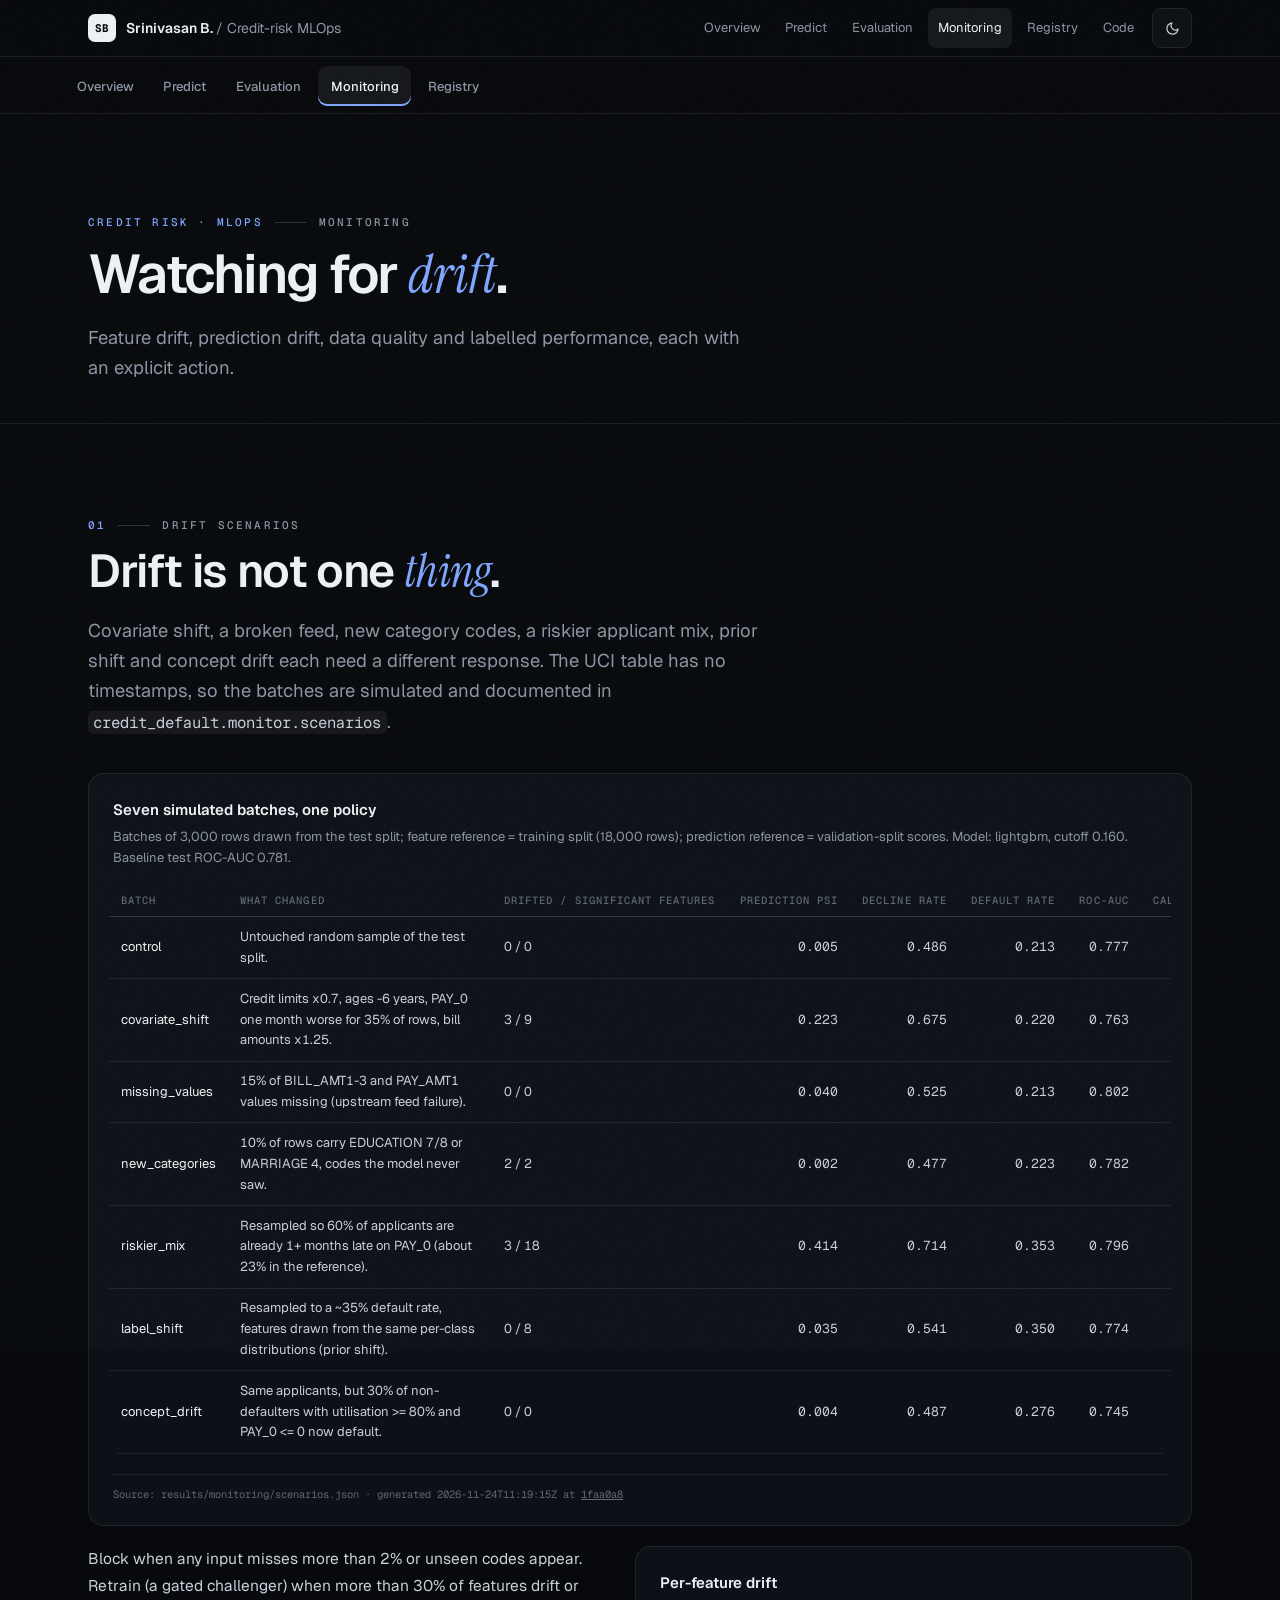
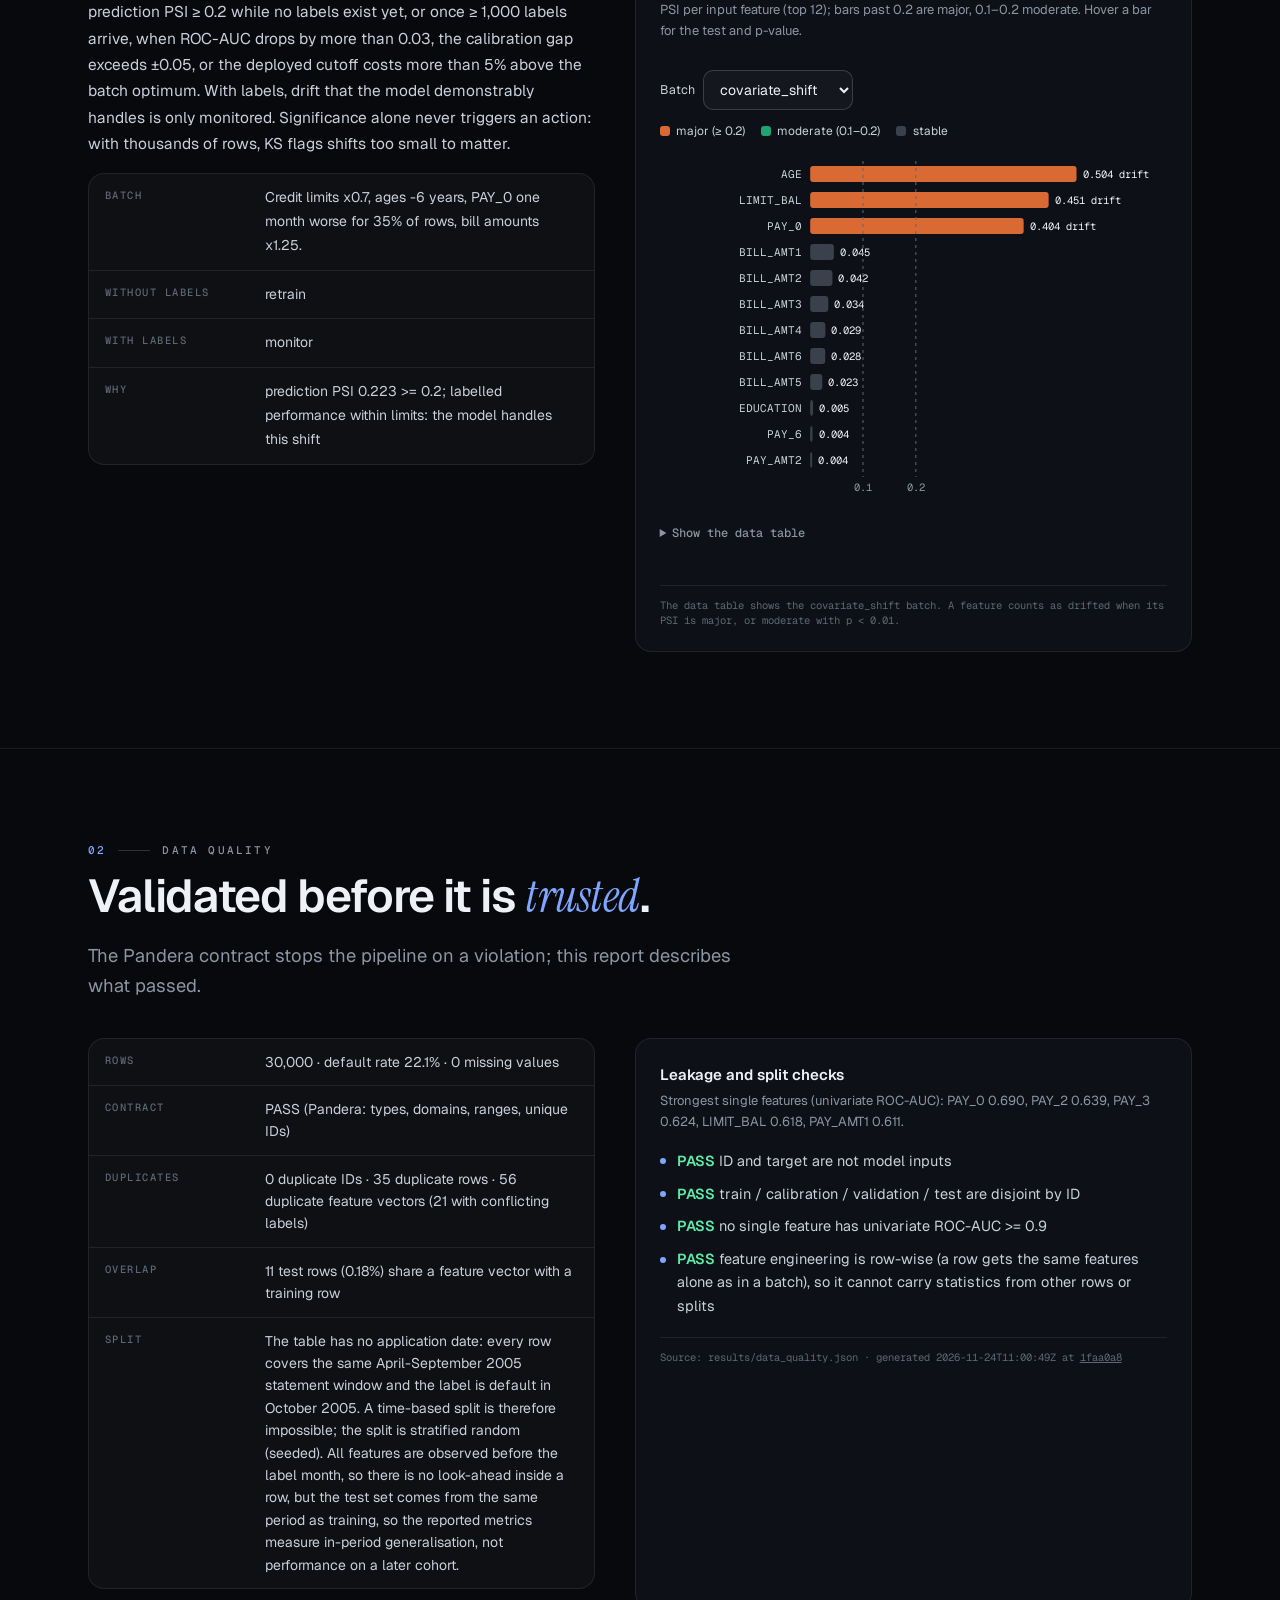
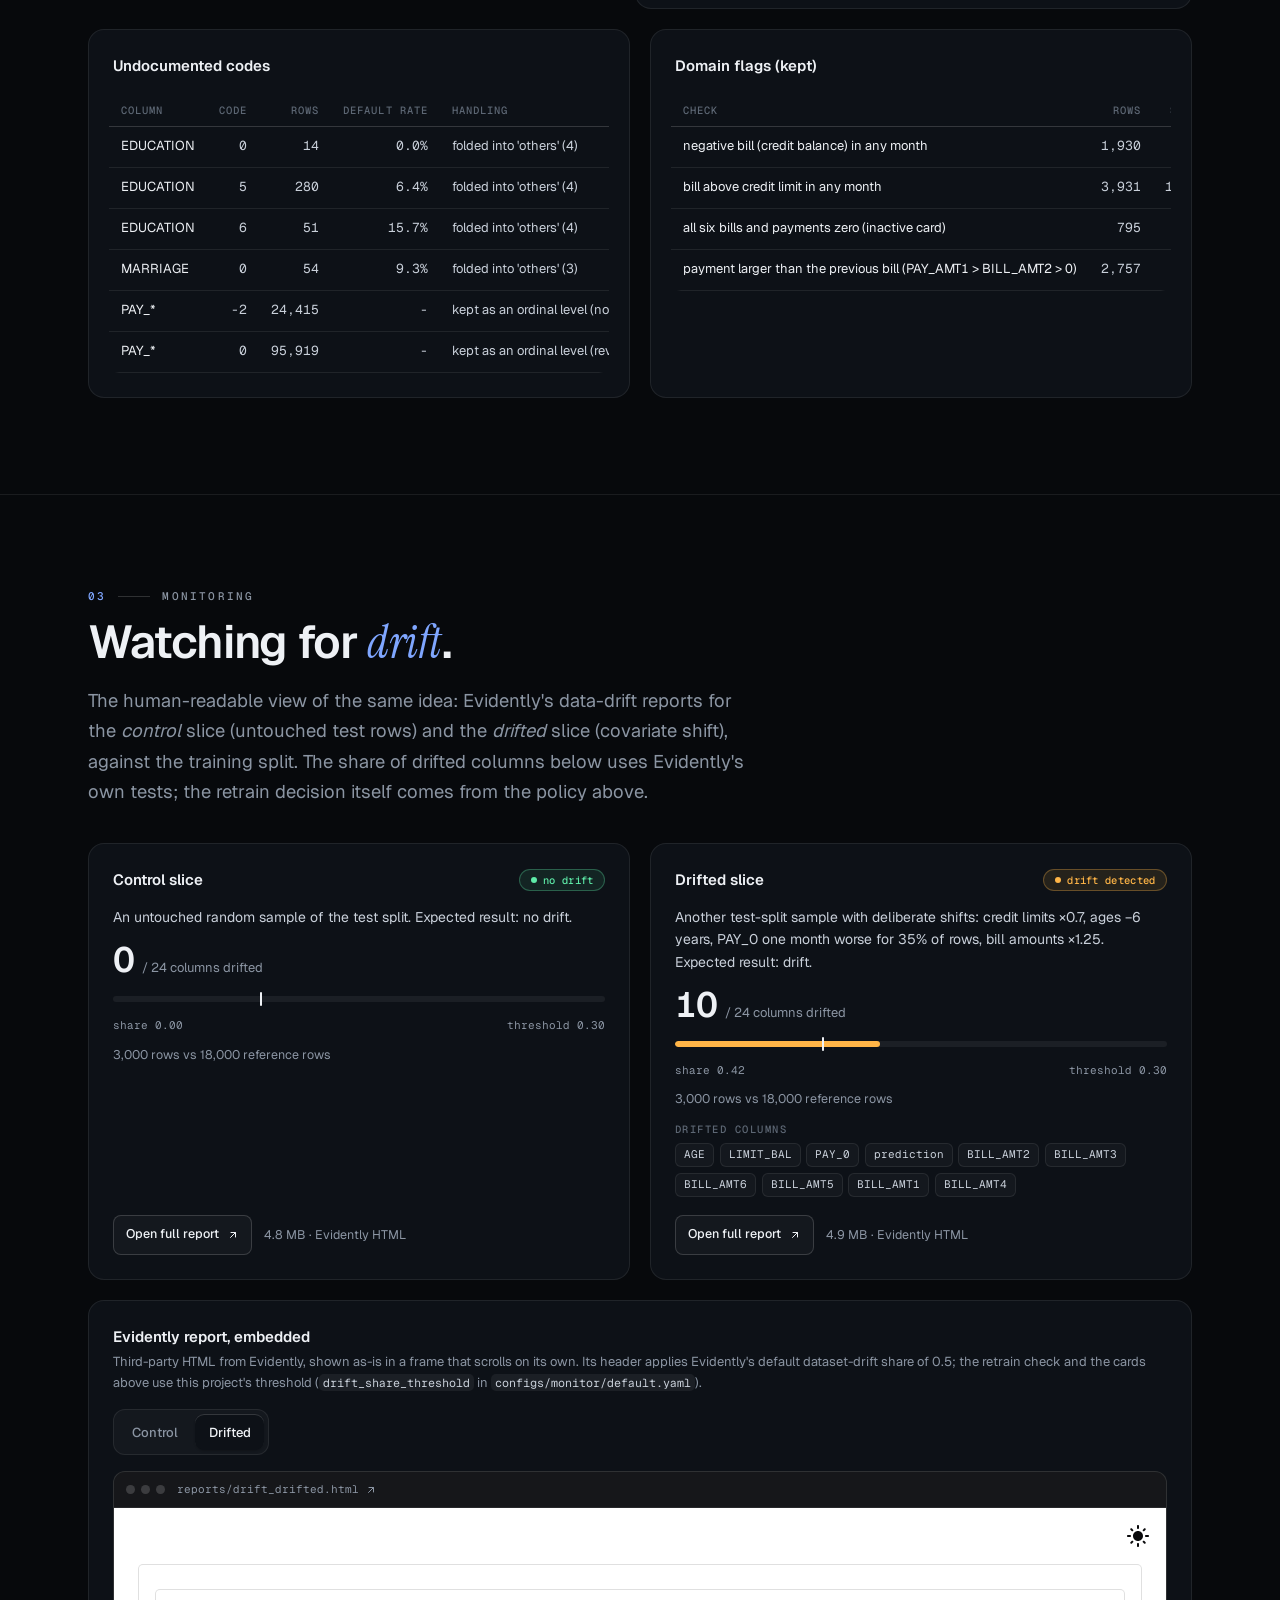
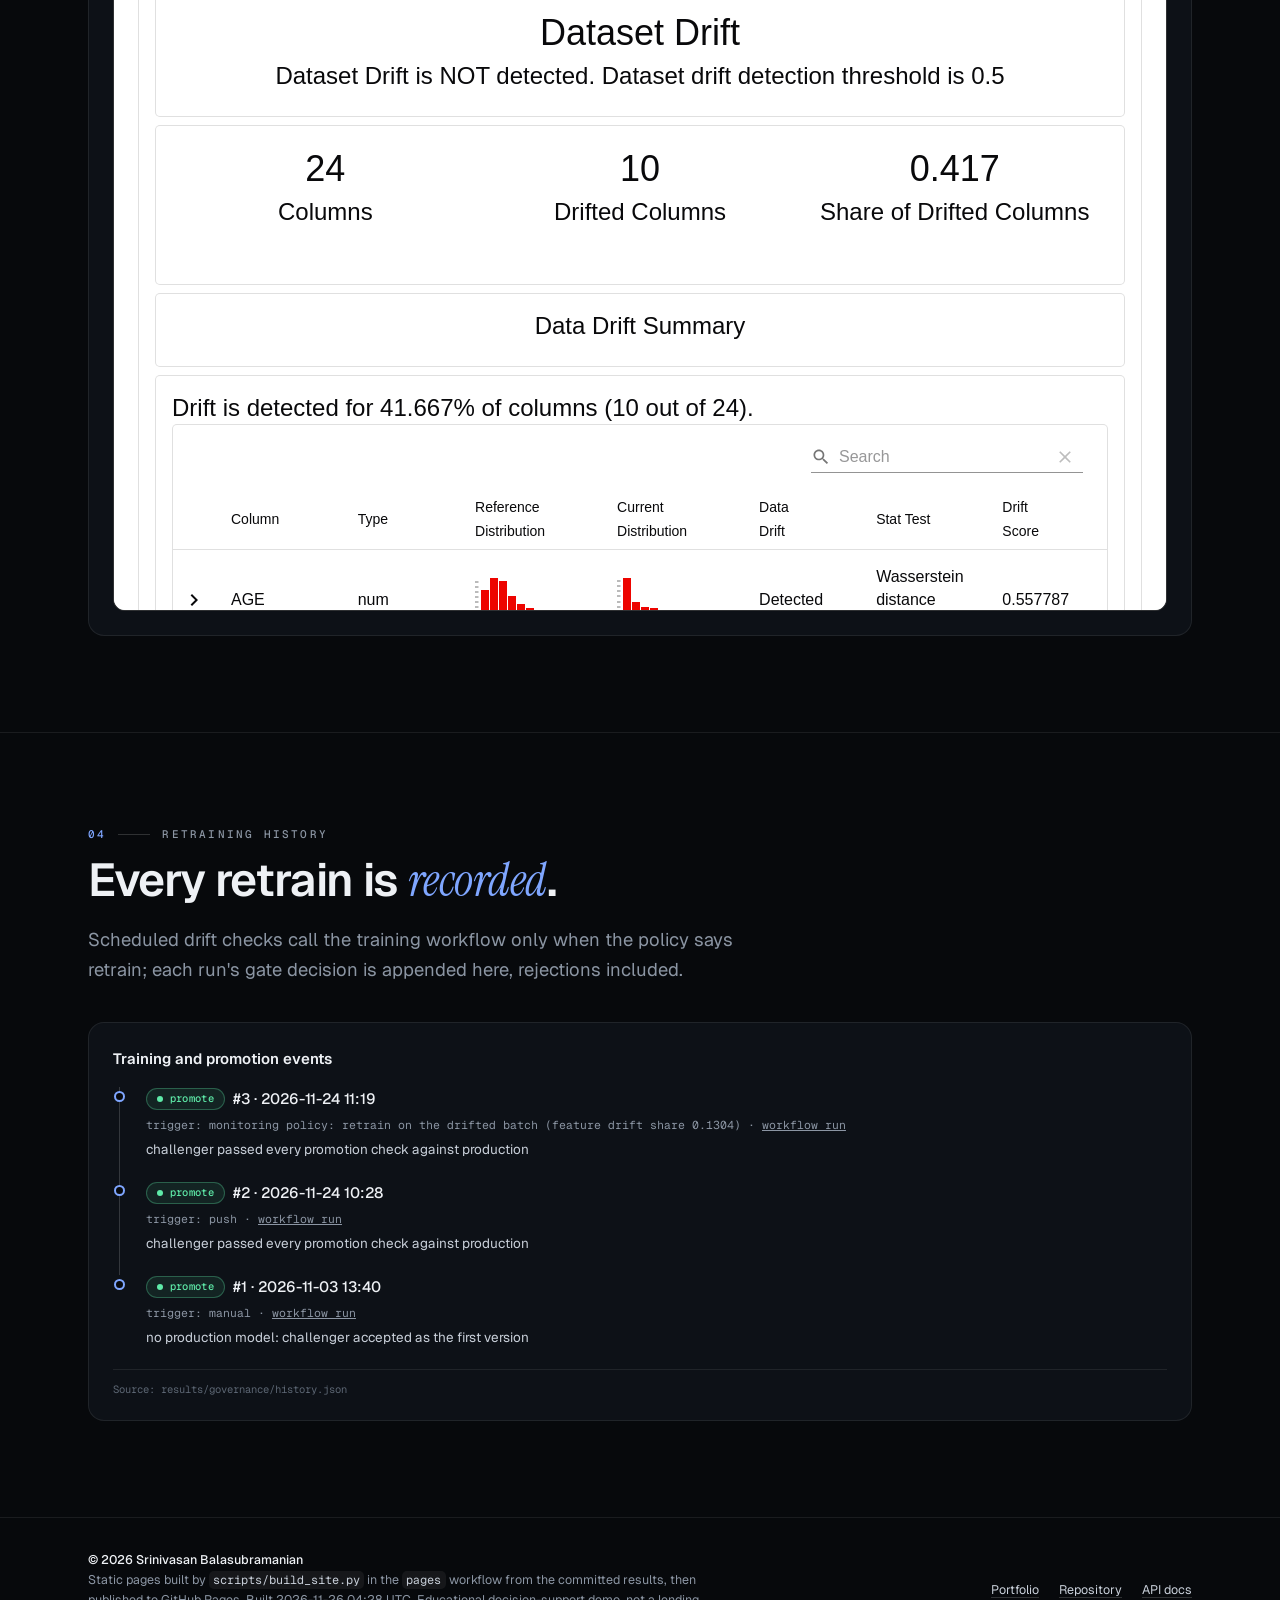
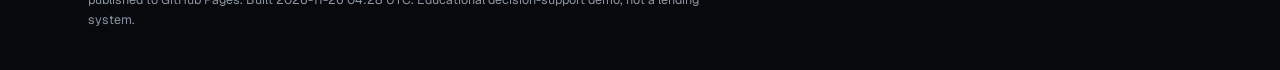
<file: monitoring.html>
<!doctype html>
<html lang="en" class="no-js" data-theme="dark">
<head>
<meta charset="utf-8">
<meta name="viewport" content="width=device-width, initial-scale=1">
<script>(function(){try{var t=localStorage.getItem('theme');document.documentElement.dataset.theme=(t==='light'||t==='dark')?t:'dark';}catch(e){document.documentElement.dataset.theme='dark';}document.documentElement.classList.remove('no-js');})();</script>
<title>Credit-risk MLOps · monitoring</title>
<meta name="description" content="Data quality, seven simulated drift scenarios with the monitoring policy&#x27;s decisions, Evidently reports and retraining history.">
<meta name="color-scheme" content="dark light">
<link rel="preconnect" href="https://fonts.googleapis.com">
<link rel="preconnect" href="https://fonts.gstatic.com" crossorigin>
<link href="https://fonts.googleapis.com/css2?family=Geist:wght@300..700&family=Geist+Mono:wght@400..600&family=Instrument+Serif:ital@0;1&display=swap" rel="stylesheet">
<link rel="stylesheet" href="sb-kit.css">
<link rel="stylesheet" href="site.css">
<script src="sb-kit.js" defer></script>
<script src="charts.js" defer></script>
<script src="site.js" defer></script>
<script src="monitoring.js" defer></script>
</head>
<body class="sb-grain">
<div class="sb-backdrop" aria-hidden="true"></div>
<a class="skip-link" href="#main">Skip to content</a>
<header class="sb-nav">
  <div class="sb-container sb-nav__inner">
    <a class="sb-brand" href="https://srini2k03.github.io/"><span class="sb-brand__mark">SB</span>
      <span><span class="brand-name">Srinivasan B. </span><span class="sb-brand__sub"><span class="brand-slash">/ </span>Credit-risk MLOps</span></span></a>
    <nav class="sb-nav__links" aria-label="Pages">
      <a class="sb-nav__link nav-page" href="index.html">Overview</a><a class="sb-nav__link nav-page" href="predict.html">Predict</a><a class="sb-nav__link nav-page" href="evaluation.html">Evaluation</a><a class="sb-nav__link nav-page" href="monitoring.html" aria-current=page>Monitoring</a><a class="sb-nav__link nav-page" href="registry.html">Registry</a>
      <a class="sb-nav__link" href="https://github.com/srini2k03/credit-default-mlops">Code</a>
      <button class="sb-icon-btn theme-btn" type="button" data-theme-toggle aria-label="Switch to light theme" aria-pressed="true"><svg class="icon-sun" width="15" height="15" viewBox="0 0 24 24" fill="none" stroke="currentColor" stroke-width="2" stroke-linecap="round" aria-hidden="true"><circle cx="12" cy="12" r="4"/><path d="M12 2v2M12 20v2M4.9 4.9l1.4 1.4M17.7 17.7l1.4 1.4M2 12h2M20 12h2M4.9 19.1l1.4-1.4M17.7 6.3l1.4-1.4"/></svg><svg class="icon-moon" width="15" height="15" viewBox="0 0 24 24" fill="none" stroke="currentColor" stroke-width="2" stroke-linecap="round" stroke-linejoin="round" aria-hidden="true"><path d="M21 12.8A9 9 0 1 1 11.2 3a7 7 0 0 0 9.8 9.8Z"/></svg></button>
    </nav>
  </div>
</header>
<nav class="subnav" aria-label="Dashboard pages"><div class="sb-container subnav__inner"><a href="index.html">Overview</a><a href="predict.html">Predict</a><a href="evaluation.html">Evaluation</a><a href="monitoring.html" aria-current=page>Monitoring</a><a href="registry.html">Registry</a></div></nav>
<main id="main">

<section class="sb-hero page-hero" aria-labelledby="top-h">
  <div class="sb-container">
    <p class="sb-kicker"><span class="sb-kicker__index">Credit risk · MLOps</span>
      <span class="sb-kicker__rule"></span>Monitoring</p>
    <h1 class="sb-h1" id="top-h">Watching for <span class="sb-serif">drift</span>.</h1>
    <p class="sb-lead">Feature drift, prediction drift, data quality and labelled performance, each with an explicit action.</p>
    
  </div>
</section><section class="sb-section" id="scenarios" aria-labelledby="scenarios-h"><div class="sb-container"><div class="section-head sb-reveal"><p class="sb-kicker"><span class="sb-kicker__index">01</span><span class="sb-kicker__rule"></span>Drift scenarios</p><h2 class="sb-h2" id="scenarios-h">Drift is not one <span class="sb-serif">thing</span>.</h2><p class="sb-lead">Covariate shift, a broken feed, new category codes, a riskier applicant mix, prior shift and concept drift each need a different response. The UCI table has no timestamps, so the batches are simulated and documented in <code>credit_default.monitor.scenarios</code>.</p></div><script type="application/json" id="scenarios-data">{"scenarios":[{"scenario":"control","description":"Untouched random sample of the test split.","feature_drift":[{"drifted":false,"effect":0.015666666666666607,"feature":"LIMIT_BAL","p_value":0.5479848956366029,"psi":0.004329283095726255,"psi_band":"stable","significant":false,"statistic":0.015666666666666607,"test":"KS"},{"drifted":false,"effect":0.011185981996469233,"feature":"SEX","p_value":0.10501703951401328,"psi":0.001042591033254866,"psi_band":"stable","significant":false,"statistic":2.62765005773201,"test":"chi-square"},{"drifted":false,"effect":0.009685850247768578,"feature":"EDUCATION","p_value":0.9224251632949633,"psi":0.0008964918731716868,"psi_band":"stable","significant":false,"statistic":1.9701295954661708,"test":"chi-square"},{"drifted":false,"effect":0.003526106639279045,"feature":"MARRIAGE","p_value":0.9671700464313749,"psi":0.00010101114516794841,"psi_band":"stable","significant":false,"statistic":0.26110198866292295,"test":"chi-square"},{"drifted":false,"effect":0.020777777777777784,"feature":"AGE","p_value":0.2139873838083054,"psi":0.00547930063514782,"psi_band":"stable","significant":false,"statistic":0.020777777777777784,"test":"KS"},{"drifted":false,"effect":0.022792040440061154,"feature":"PAY_0","p_value":0.3646500826517777,"psi":0.00410739306386098,"psi_band":"stable","significant":false,"statistic":10.909019255849044,"test":"chi-square"},{"drifted":false,"effect":0.015770940476212816,"feature":"PAY_2","p_value":0.8757797449969953,"psi":0.0022223860587549677,"psi_band":"stable","significant":false,"statistic":5.223173833589201,"test":"chi-square"},{"drifted":false,"effect":0.014383649779083303,"feature":"PAY_3","p_value":0.9304614060444047,"psi":0.0017477908177499987,"psi_band":"stable","significant":false,"statistic":4.344677000313786,"test":"chi-square"},{"drifted":false,"effect":0.016101397878742027,"feature":"PAY_4","p_value":0.859589946650743,"psi":0.0014845686143014532,"psi_band":"stable","significant":false,"statistic":5.444355286640723,"test":"chi-square"},{"drifted":false,"effect":0.01672974338333073,"feature":"PAY_5","p_value":0.7521062971853134,"psi":0.002129053934333954,"psi_band":"stable","significant":false,"statistic":5.877570587114066,"test":"chi-square"},{"drifted":false,"effect":0.02459210729050208,"feature":"PAY_6","p_value":0.17664736969599426,"psi":0.004008214694086822,"psi_band":"stable","significant":false,"statistic":12.700206560738875,"test":"chi-square"},{"drifted":false,"effect":0.012222222222222245,"feature":"BILL_AMT1","p_value":0.8324780386126353,"psi":0.0024565160648148295,"psi_band":"stable","significant":false,"statistic":0.012222222222222245,"test":"KS"},{"drifted":false,"effect":0.01572222222222222,"feature":"BILL_AMT2","p_value":0.5433967302754725,"psi":0.0018746706030187276,"psi_band":"stable","significant":false,"statistic":0.01572222222222222,"test":"KS"},{"drifted":false,"effect":0.012944444444444536,"feature":"BILL_AMT3","p_value":0.7769958241201352,"psi":0.0036814681753229977,"psi_band":"stable","significant":false,"statistic":0.012944444444444536,"test":"KS"},{"drifted":false,"effect":0.011999999999999955,"feature":"BILL_AMT4","p_value":0.8484114211389664,"psi":0.007614544378422759,"psi_band":"stable","significant":false,"statistic":0.011999999999999955,"test":"KS"},{"drifted":false,"effect":0.009444444444444366,"feature":"BILL_AMT5","p_value":0.9742475486348426,"psi":0.001750070091945314,"psi_band":"stable","significant":false,"statistic":0.009444444444444366,"test":"KS"},{"drifted":false,"effect":0.013222222222222219,"feature":"BILL_AMT6","p_value":0.7544749298244916,"psi":0.002320593763924353,"psi_band":"stable","significant":false,"statistic":0.013222222222222219,"test":"KS"},{"drifted":false,"effect":0.011222222222222217,"feature":"PAY_AMT1","p_value":0.8987398483110496,"psi":0.0025012085182252383,"psi_band":"stable","significant":false,"statistic":0.011222222222222217,"test":"KS"},{"drifted":false,"effect":0.017833333333333257,"feature":"PAY_AMT2","p_value":0.3824434612207669,"psi":0.0035535621031683225,"psi_band":"stable","significant":false,"statistic":0.017833333333333257,"test":"KS"},{"drifted":false,"effect":0.01244444444444437,"feature":"PAY_AMT3","p_value":0.8159620763127404,"psi":0.004101524866751058,"psi_band":"stable","significant":false,"statistic":0.01244444444444437,"test":"KS"},{"drifted":false,"effect":0.016833333333333256,"feature":"PAY_AMT4","p_value":0.45504470846864753,"psi":0.002176381252558095,"psi_band":"stable","significant":false,"statistic":0.016833333333333256,"test":"KS"},{"drifted":false,"effect":0.016888888888888842,"feature":"PAY_AMT5","p_value":0.45082437146884347,"psi":0.004230786120914005,"psi_band":"stable","significant":false,"statistic":0.016888888888888842,"test":"KS"},{"drifted":false,"effect":0.015611111111111131,"feature":"PAY_AMT6","p_value":0.5525863130293205,"psi":0.001842449590201421,"psi_band":"stable","significant":false,"statistic":0.015611111111111131,"test":"KS"}],"decision":{"action":"none","feature_drift_share":0.0,"reasons":[]},"label_free_decision":{"action":"none","feature_drift_share":0.0,"reasons":[]}},{"scenario":"covariate_shift","description":"Credit limits x0.7, ages -6 years, PAY_0 one month worse for 35% of rows, bill amounts x1.25.","feature_drift":[{"drifted":true,"effect":0.17188888888888887,"feature":"LIMIT_BAL","p_value":6.862346546879871e-67,"psi":0.4512924914184191,"psi_band":"major","significant":true,"statistic":0.17188888888888887,"test":"KS"},{"drifted":false,"effect":0.008565276503404407,"feature":"SEX","p_value":0.21452209253844387,"psi":0.0006165204919720704,"psi_band":"stable","significant":false,"statistic":1.540643193175204,"test":"chi-square"},{"drifted":false,"effect":0.02312177300631742,"feature":"EDUCATION","p_value":0.08161063401058247,"psi":0.00540646643732645,"psi_band":"stable","significant":false,"statistic":11.226944126069046,"test":"chi-square"},{"drifted":false,"effect":0.013657419486026542,"feature":"MARRIAGE","p_value":0.270564200204482,"psi":0.0017387156716240403,"psi_band":"stable","significant":false,"statistic":3.9170272473632473,"test":"chi-square"},{"drifted":true,"effect":0.26816666666666666,"feature":"AGE","p_value":9.402788850578571e-164,"psi":0.5040957565095284,"psi_band":"major","significant":true,"statistic":0.26816666666666666,"test":"KS"},{"drifted":true,"effect":0.2479872900250524,"feature":"PAY_0","p_value":2.6762117264704263e-271,"psi":0.40400803479865327,"psi_band":"major","significant":true,"statistic":1291.4516162933585,"test":"chi-square"},{"drifted":false,"effect":0.011405534096548991,"feature":"PAY_2","p_value":0.9870502573672911,"psi":0.000992194196901547,"psi_band":"stable","significant":false,"statistic":2.731810368578374,"test":"chi-square"},{"drifted":false,"effect":0.012040978301163054,"feature":"PAY_3","p_value":0.980352733118187,"psi":0.0009868365218139072,"psi_band":"stable","significant":false,"statistic":3.0446883274306695,"test":"chi-square"},{"drifted":false,"effect":0.01504859298627478,"feature":"PAY_4","p_value":0.9068909176151417,"psi":0.0016702592656961863,"psi_band":"stable","significant":false,"statistic":4.755663168197729,"test":"chi-square"},{"drifted":false,"effect":0.01633649427339577,"feature":"PAY_5","p_value":0.7787553249811432,"psi":0.0019908508777315057,"psi_band":"stable","significant":false,"statistic":5.604501948038549,"test":"chi-square"},{"drifted":false,"effect":0.024632375345287248,"feature":"PAY_6","p_value":0.17464024100833642,"psi":0.004492066909743226,"psi_band":"stable","significant":false,"statistic":12.741832218173416,"test":"chi-square"},{"drifted":false,"effect":0.08305555555555555,"feature":"BILL_AMT1","p_value":7.076977772314278e-16,"psi":0.04492195170619939,"psi_band":"stable","significant":true,"statistic":0.08305555555555555,"test":"KS"},{"drifted":false,"effect":0.07866666666666677,"feature":"BILL_AMT2","p_value":2.758441928092946e-14,"psi":0.04211481095632284,"psi_band":"stable","significant":true,"statistic":0.07866666666666677,"test":"KS"},{"drifted":false,"effect":0.0760555555555556,"feature":"BILL_AMT3","p_value":2.2178906441241153e-13,"psi":0.03429397834855965,"psi_band":"stable","significant":true,"statistic":0.0760555555555556,"test":"KS"},{"drifted":false,"effect":0.07605555555555565,"feature":"BILL_AMT4","p_value":2.2178906441240186e-13,"psi":0.028782706372007437,"psi_band":"stable","significant":true,"statistic":0.07605555555555565,"test":"KS"},{"drifted":false,"effect":0.08605555555555566,"feature":"BILL_AMT5","p_value":5.1582530094637244e-17,"psi":0.022954550365158605,"psi_band":"stable","significant":true,"statistic":0.08605555555555566,"test":"KS"},{"drifted":false,"effect":0.08272222222222236,"feature":"BILL_AMT6","p_value":9.412714985312417e-16,"psi":0.028492670045327285,"psi_band":"stable","significant":true,"statistic":0.08272222222222236,"test":"KS"},{"drifted":false,"effect":0.011944444444444535,"feature":"PAY_AMT1","p_value":0.8522965630596033,"psi":0.0018518174411084115,"psi_band":"stable","significant":false,"statistic":0.011944444444444535,"test":"KS"},{"drifted":false,"effect":0.011166666666666769,"feature":"PAY_AMT2","p_value":0.9019711715674101,"psi":0.0038238432738025513,"psi_band":"stable","significant":false,"statistic":0.011166666666666769,"test":"KS"},{"drifted":false,"effect":0.01688888888888873,"feature":"PAY_AMT3","p_value":0.45082437146885157,"psi":0.0024355888823056207,"psi_band":"stable","significant":false,"statistic":0.01688888888888873,"test":"KS"},{"drifted":false,"effect":0.01566666666666669,"feature":"PAY_AMT4","p_value":0.5479848956365961,"psi":0.003720854868101744,"psi_band":"stable","significant":false,"statistic":0.01566666666666669,"test":"KS"},{"drifted":false,"effect":0.01927777777777781,"feature":"PAY_AMT5","p_value":0.29119892019111937,"psi":0.0029084755975930417,"psi_band":"stable","significant":false,"statistic":0.01927777777777781,"test":"KS"},{"drifted":false,"effect":0.025000000000000022,"feature":"PAY_AMT6","p_value":0.07906364497916363,"psi":0.003803306790875078,"psi_band":"stable","significant":false,"statistic":0.025000000000000022,"test":"KS"}],"decision":{"action":"monitor","feature_drift_share":0.13043478260869565,"reasons":["prediction PSI 0.223 >= 0.2","labelled performance within limits: the model handles this shift"]},"label_free_decision":{"action":"retrain","feature_drift_share":0.13043478260869565,"reasons":["prediction PSI 0.223 >= 0.2","no labels yet: precautionary challenger"]}},{"scenario":"missing_values","description":"15% of BILL_AMT1-3 and PAY_AMT1 values missing (upstream feed failure).","feature_drift":[{"drifted":false,"effect":0.01699999999999996,"feature":"LIMIT_BAL","p_value":0.4424466515560228,"psi":0.0022448887786356204,"psi_band":"stable","significant":false,"statistic":0.01699999999999996,"test":"KS"},{"drifted":false,"effect":0.008803571097136847,"feature":"SEX","p_value":0.20204084711376563,"psi":0.0006506776144010945,"psi_band":"stable","significant":false,"statistic":1.6275601453092088,"test":"chi-square"},{"drifted":false,"effect":0.018726516403792776,"feature":"EDUCATION","p_value":0.28846368831071895,"psi":0.003468138687757104,"psi_band":"stable","significant":false,"statistic":7.364330749051917,"test":"chi-square"},{"drifted":false,"effect":0.01248573233106072,"feature":"MARRIAGE","p_value":0.35131096712332327,"psi":0.0012452309497998433,"psi_band":"stable","significant":false,"statistic":3.273763748700794,"test":"chi-square"},{"drifted":false,"effect":0.01216666666666677,"feature":"AGE","p_value":0.8365184120250622,"psi":0.001984393535706086,"psi_band":"stable","significant":false,"statistic":0.01216666666666677,"test":"KS"},{"drifted":false,"effect":0.026662888620644726,"feature":"PAY_0","p_value":0.13466812084162255,"psi":0.005337518662879724,"psi_band":"stable","significant":false,"statistic":14.929102221535027,"test":"chi-square"},{"drifted":false,"effect":0.018364536917427326,"feature":"PAY_2","p_value":0.7176455144806544,"psi":0.002811899543057325,"psi_band":"stable","significant":false,"statistic":7.082380540022574,"test":"chi-square"},{"drifted":false,"effect":0.018453024344150113,"feature":"PAY_3","p_value":0.7111363064332353,"psi":0.0024588328909388294,"psi_band":"stable","significant":false,"statistic":7.1507962563617316,"test":"chi-square"},{"drifted":false,"effect":0.014915780632634901,"feature":"PAY_4","p_value":0.9119795602176733,"psi":0.0011589582478947335,"psi_band":"stable","significant":false,"statistic":4.672090749498614,"test":"chi-square"},{"drifted":false,"effect":0.015435413481069983,"feature":"PAY_5","p_value":0.8340212133965611,"psi":0.0015981166782383077,"psi_band":"stable","significant":false,"statistic":5.003291775963536,"test":"chi-square"},{"drifted":false,"effect":0.028190558066440302,"feature":"PAY_6","p_value":0.05381728801308996,"psi":0.005257856779474396,"psi_band":"stable","significant":false,"statistic":16.68885884604419,"test":"chi-square"},{"drifted":false,"effect":0.01327944400596337,"feature":"BILL_AMT1","p_value":0.8232495692177781,"psi":0.003707120125313545,"psi_band":"stable","significant":false,"statistic":0.01327944400596337,"test":"KS"},{"drifted":false,"effect":0.012800823998970007,"feature":"BILL_AMT2","p_value":0.847441395427743,"psi":0.0011251309480013315,"psi_band":"stable","significant":false,"statistic":0.012800823998970007,"test":"KS"},{"drifted":false,"effect":0.009654252509244593,"feature":"BILL_AMT3","p_value":0.9848184446690519,"psi":0.0006883974582687053,"psi_band":"stable","significant":false,"statistic":0.009654252509244593,"test":"KS"},{"drifted":false,"effect":0.012166666666666659,"feature":"BILL_AMT4","p_value":0.8365184120250702,"psi":0.0020944255530032647,"psi_band":"stable","significant":false,"statistic":0.012166666666666659,"test":"KS"},{"drifted":false,"effect":0.011666666666666714,"feature":"BILL_AMT5","p_value":0.8710868633817928,"psi":0.0006135350642260727,"psi_band":"stable","significant":false,"statistic":0.011666666666666714,"test":"KS"},{"drifted":false,"effect":0.009611111111111237,"feature":"BILL_AMT6","p_value":0.969659990646057,"psi":0.002126294957176644,"psi_band":"stable","significant":false,"statistic":0.009611111111111237,"test":"KS"},{"drifted":false,"effect":0.013832114245907356,"feature":"PAY_AMT1","p_value":0.7804496441338964,"psi":0.0020638464609676953,"psi_band":"stable","significant":false,"statistic":0.013832114245907356,"test":"KS"},{"drifted":false,"effect":0.02761111111111103,"feature":"PAY_AMT2","p_value":0.03894048367562819,"psi":0.005303721417475941,"psi_band":"stable","significant":false,"statistic":0.02761111111111103,"test":"KS"},{"drifted":false,"effect":0.012833333333333252,"feature":"PAY_AMT3","p_value":0.7858456504834256,"psi":0.0020305938756756603,"psi_band":"stable","significant":false,"statistic":0.012833333333333252,"test":"KS"},{"drifted":false,"effect":0.017999999999999905,"feature":"PAY_AMT4","p_value":0.37107092416248033,"psi":0.001465444432483742,"psi_band":"stable","significant":false,"statistic":0.017999999999999905,"test":"KS"},{"drifted":false,"effect":0.017444444444444374,"feature":"PAY_AMT5","p_value":0.40980679645622387,"psi":0.002934353406321032,"psi_band":"stable","significant":false,"statistic":0.017444444444444374,"test":"KS"},{"drifted":false,"effect":0.013222222222222246,"feature":"PAY_AMT6","p_value":0.7544749298244894,"psi":0.0006061526528836564,"psi_band":"stable","significant":false,"statistic":0.013222222222222246,"test":"KS"}],"decision":{"action":"block","reasons":["missing rate 15.9% > 2% on BILL_AMT1, BILL_AMT2, BILL_AMT3, PAY_AMT1","fix the upstream feed; scores unreliable"]},"label_free_decision":{"action":"block","reasons":["missing rate 15.9% > 2% on BILL_AMT1, BILL_AMT2, BILL_AMT3, PAY_AMT1","fix the upstream feed; scores unreliable"]}},{"scenario":"new_categories","description":"10% of rows carry EDUCATION 7/8 or MARRIAGE 4, codes the model never saw.","feature_drift":[{"drifted":false,"effect":0.019999999999999962,"feature":"LIMIT_BAL","p_value":0.251830582737645,"psi":0.0032332914090036488,"psi_band":"stable","significant":false,"statistic":0.019999999999999962,"test":"KS"},{"drifted":false,"effect":0.008565276503404407,"feature":"SEX","p_value":0.21452209253844387,"psi":0.0006165204919720704,"psi_band":"stable","significant":false,"statistic":1.540643193175204,"test":"chi-square"},{"drifted":true,"effect":0.2093341592986507,"feature":"EDUCATION","p_value":2.434749443881407e-193,"psi":0.28333811013896765,"psi_band":"major","significant":true,"statistic":920.2365952347302,"test":"chi-square"},{"drifted":true,"effect":0.21209954468650796,"feature":"MARRIAGE","p_value":3.4189828964051585e-203,"psi":0.3280106142288602,"psi_band":"major","significant":true,"statistic":944.7105539807037,"test":"chi-square"},{"drifted":false,"effect":0.020222222222222253,"feature":"AGE","p_value":0.24054401591467978,"psi":0.0028265891171321495,"psi_band":"stable","significant":false,"statistic":0.020222222222222253,"test":"KS"},{"drifted":false,"effect":0.02065997843517994,"feature":"PAY_0","p_value":0.5355682947742946,"psi":0.003189365199739666,"psi_band":"stable","significant":false,"statistic":8.963528887784102,"test":"chi-square"},{"drifted":false,"effect":0.020325586294832308,"feature":"PAY_2","p_value":0.5631305328644689,"psi":0.0032320128641583224,"psi_band":"stable","significant":false,"statistic":8.675718622802172,"test":"chi-square"},{"drifted":false,"effect":0.01771007256991319,"feature":"PAY_3","p_value":0.7638124073310592,"psi":0.0024450848420750483,"psi_band":"stable","significant":false,"statistic":6.586580079063424,"test":"chi-square"},{"drifted":false,"effect":0.016877110949138352,"feature":"PAY_4","p_value":0.8168089034126131,"psi":0.0015528807446771977,"psi_band":"stable","significant":false,"statistic":5.981574353780038,"test":"chi-square"},{"drifted":false,"effect":0.015095556408600256,"feature":"PAY_5","p_value":0.8526004748286728,"psi":0.0016905529237768767,"psi_band":"stable","significant":false,"statistic":4.785392288989877,"test":"chi-square"},{"drifted":false,"effect":0.02137315959592206,"feature":"PAY_6","p_value":0.3844224329886029,"psi":0.0031078632985393337,"psi_band":"stable","significant":false,"statistic":9.593050973367863,"test":"chi-square"},{"drifted":false,"effect":0.02266666666666667,"feature":"BILL_AMT1","p_value":0.1402640524184352,"psi":0.0053194329514896985,"psi_band":"stable","significant":false,"statistic":0.02266666666666667,"test":"KS"},{"drifted":false,"effect":0.02411111111111114,"feature":"BILL_AMT2","p_value":0.09901763533412578,"psi":0.003590077035948844,"psi_band":"stable","significant":false,"statistic":0.02411111111111114,"test":"KS"},{"drifted":false,"effect":0.026333333333333375,"feature":"BILL_AMT3","p_value":0.05555590922655995,"psi":0.0031015010461514455,"psi_band":"stable","significant":false,"statistic":0.026333333333333375,"test":"KS"},{"drifted":false,"effect":0.02388888888888896,"feature":"BILL_AMT4","p_value":0.10461445982272322,"psi":0.0035267027924313042,"psi_band":"stable","significant":false,"statistic":0.02388888888888896,"test":"KS"},{"drifted":false,"effect":0.02400000000000002,"feature":"BILL_AMT5","p_value":0.10178409183615478,"psi":0.003723787916064096,"psi_band":"stable","significant":false,"statistic":0.02400000000000002,"test":"KS"},{"drifted":false,"effect":0.025222222222222368,"feature":"BILL_AMT6","p_value":0.07464296682110538,"psi":0.003148421503471058,"psi_band":"stable","significant":false,"statistic":0.025222222222222368,"test":"KS"},{"drifted":false,"effect":0.016222222222222138,"feature":"PAY_AMT1","p_value":0.5027718776147727,"psi":0.003442824609651624,"psi_band":"stable","significant":false,"statistic":0.016222222222222138,"test":"KS"},{"drifted":false,"effect":0.013611111111111018,"feature":"PAY_AMT2","p_value":0.722182899298329,"psi":0.002216891496589986,"psi_band":"stable","significant":false,"statistic":0.013611111111111018,"test":"KS"},{"drifted":false,"effect":0.0173333333333332,"feature":"PAY_AMT3","p_value":0.4178329560374453,"psi":0.004041005094523869,"psi_band":"stable","significant":false,"statistic":0.0173333333333332,"test":"KS"},{"drifted":false,"effect":0.015500000000000042,"feature":"PAY_AMT4","p_value":0.561827001885957,"psi":0.001750437002800005,"psi_band":"stable","significant":false,"statistic":0.015500000000000042,"test":"KS"},{"drifted":false,"effect":0.010500000000000176,"feature":"PAY_AMT5","p_value":0.9364981334896355,"psi":0.004357525187735868,"psi_band":"stable","significant":false,"statistic":0.010500000000000176,"test":"KS"},{"drifted":false,"effect":0.013888888888888923,"feature":"PAY_AMT6","p_value":0.6987301583339243,"psi":0.0013108693463635287,"psi_band":"stable","significant":false,"statistic":0.013888888888888923,"test":"KS"}],"decision":{"action":"block","reasons":["unseen category codes {'EDUCATION': [7, 8], 'MARRIAGE': [4]}","fix the upstream feed; scores unreliable"]},"label_free_decision":{"action":"block","reasons":["unseen category codes {'EDUCATION': [7, 8], 'MARRIAGE': [4]}","fix the upstream feed; scores unreliable"]}},{"scenario":"riskier_mix","description":"Resampled so 60% of applicants are already 1+ months late on PAY_0 (about 23% in the reference).","feature_drift":[{"drifted":false,"effect":0.08961111111111103,"feature":"LIMIT_BAL","p_value":2.051015985425871e-18,"psi":0.03915861168557355,"psi_band":"stable","significant":true,"statistic":0.08961111111111103,"test":"KS"},{"drifted":false,"effect":0.004751230597480071,"feature":"SEX","p_value":0.49112618211407433,"psi":0.00019490579804456838,"psi_band":"stable","significant":false,"statistic":0.47405803599904756,"test":"chi-square"},{"drifted":false,"effect":0.03344726760383919,"feature":"EDUCATION","p_value":0.0006470766427694811,"psi":0.010473107750933122,"psi_band":"stable","significant":true,"statistic":23.493113913419446,"test":"chi-square"},{"drifted":false,"effect":0.022244963748569227,"feature":"MARRIAGE","p_value":0.01551451072973899,"psi":0.004973336006009917,"psi_band":"stable","significant":false,"statistic":10.391606655678341,"test":"chi-square"},{"drifted":false,"effect":0.028888888888888964,"feature":"AGE","p_value":0.02683919621194808,"psi":0.010477915981403383,"psi_band":"stable","significant":false,"statistic":0.028888888888888964,"test":"KS"},{"drifted":true,"effect":0.2893644712918023,"feature":"PAY_0","p_value":0.0,"psi":0.6009723232397683,"psi_band":"major","significant":true,"statistic":1758.3677421656698,"test":"chi-square"},{"drifted":true,"effect":0.2058873009399996,"feature":"PAY_2","p_value":8.262354899344861e-185,"psi":0.29201568350498486,"psi_band":"major","significant":true,"statistic":890.1811944555171,"test":"chi-square"},{"drifted":true,"effect":0.13884218825779815,"feature":"PAY_3","p_value":8.866431180448285e-81,"psi":0.13284598093538658,"psi_band":"moderate","significant":true,"statistic":404.8202180444912,"test":"chi-square"},{"drifted":false,"effect":0.11874492470287686,"feature":"PAY_4","p_value":1.0335989609089652e-57,"psi":0.09683395146341965,"psi_band":"stable","significant":true,"statistic":296.1074999965298,"test":"chi-square"},{"drifted":false,"effect":0.10638734923955254,"feature":"PAY_5","p_value":3.956161891476394e-46,"psi":0.0767711770385746,"psi_band":"stable","significant":true,"statistic":237.6836296425889,"test":"chi-square"},{"drifted":false,"effect":0.09635798016420725,"feature":"PAY_6","p_value":3.7292722090697798e-37,"psi":0.0625359226038459,"psi_band":"stable","significant":true,"statistic":194.98206716784094,"test":"chi-square"},{"drifted":false,"effect":0.07488888888888888,"feature":"BILL_AMT1","p_value":5.501817706315171e-13,"psi":0.06434726719037326,"psi_band":"stable","significant":true,"statistic":0.07488888888888888,"test":"KS"},{"drifted":false,"effect":0.03788888888888889,"feature":"BILL_AMT2","p_value":0.0012119425570108959,"psi":0.01724385299812722,"psi_band":"stable","significant":true,"statistic":0.03788888888888889,"test":"KS"},{"drifted":false,"effect":0.03722222222222221,"feature":"BILL_AMT3","p_value":0.0015687666150785832,"psi":0.015309252331054766,"psi_band":"stable","significant":true,"statistic":0.03722222222222221,"test":"KS"},{"drifted":false,"effect":0.03627777777777777,"feature":"BILL_AMT4","p_value":0.0022435159520297274,"psi":0.01995549166165886,"psi_band":"stable","significant":true,"statistic":0.03627777777777777,"test":"KS"},{"drifted":false,"effect":0.029666666666666675,"feature":"BILL_AMT5","p_value":0.021223192152515696,"psi":0.011900426801202802,"psi_band":"stable","significant":false,"statistic":0.029666666666666675,"test":"KS"},{"drifted":false,"effect":0.026555555555555554,"feature":"BILL_AMT6","p_value":0.05228958738819167,"psi":0.008319208324252763,"psi_band":"stable","significant":false,"statistic":0.026555555555555554,"test":"KS"},{"drifted":false,"effect":0.13722222222222222,"feature":"PAY_AMT1","p_value":1.0890878336344002e-42,"psi":0.09734347103157226,"psi_band":"stable","significant":true,"statistic":0.13722222222222222,"test":"KS"},{"drifted":false,"effect":0.09211111111111109,"feature":"PAY_AMT2","p_value":1.963591484510481e-19,"psi":0.05689761683613108,"psi_band":"stable","significant":true,"statistic":0.09211111111111109,"test":"KS"},{"drifted":false,"effect":0.07655555555555557,"feature":"PAY_AMT3","p_value":1.4961157705774582e-13,"psi":0.031663514217243935,"psi_band":"stable","significant":true,"statistic":0.07655555555555557,"test":"KS"},{"drifted":false,"effect":0.07477777777777772,"feature":"PAY_AMT4","p_value":5.99465894750414e-13,"psi":0.023578528132199666,"psi_band":"stable","significant":true,"statistic":0.07477777777777772,"test":"KS"},{"drifted":false,"effect":0.08466666666666667,"feature":"PAY_AMT5","p_value":1.7542685951728765e-16,"psi":0.0273857362620781,"psi_band":"stable","significant":true,"statistic":0.08466666666666667,"test":"KS"},{"drifted":false,"effect":0.06466666666666665,"feature":"PAY_AMT6","p_value":8.627598077811808e-10,"psi":0.019841395777704787,"psi_band":"stable","significant":true,"statistic":0.06466666666666665,"test":"KS"}],"decision":{"action":"monitor","feature_drift_share":0.13043478260869565,"reasons":["prediction PSI 0.414 >= 0.2","labelled performance within limits: the model handles this shift","default rate 35.3% (p = 3.6e-55)"]},"label_free_decision":{"action":"retrain","feature_drift_share":0.13043478260869565,"reasons":["prediction PSI 0.414 >= 0.2","no labels yet: precautionary challenger"]}},{"scenario":"label_shift","description":"Resampled to a ~35% default rate, features drawn from the same per-class distributions (prior shift).","feature_drift":[{"drifted":false,"effect":0.03294444444444444,"feature":"LIMIT_BAL","p_value":0.007368903443651566,"psi":0.006002725921385816,"psi_band":"stable","significant":true,"statistic":0.03294444444444444,"test":"KS"},{"drifted":false,"effect":0.009280131039320945,"feature":"SEX","p_value":0.17868377322561008,"psi":0.0007217404481565648,"psi_band":"stable","significant":false,"statistic":1.8085374742463287,"test":"chi-square"},{"drifted":false,"effect":0.016790326236532243,"feature":"EDUCATION","p_value":0.43218668998548493,"psi":0.0025827465347658092,"psi_band":"stable","significant":false,"statistic":5.920216157712842,"test":"chi-square"},{"drifted":false,"effect":0.015520082815494319,"feature":"MARRIAGE","p_value":0.167575254669531,"psi":0.0019687312179931162,"psi_band":"stable","significant":false,"statistic":5.058332382595843,"test":"chi-square"},{"drifted":false,"effect":0.03511111111111109,"feature":"AGE","p_value":0.003446263669307587,"psi":0.007840779291570728,"psi_band":"stable","significant":true,"statistic":0.03511111111111109,"test":"KS"},{"drifted":false,"effect":0.05182099209275642,"feature":"PAY_0","p_value":1.7321388795120893e-08,"psi":0.01946583753009137,"psi_band":"stable","significant":true,"statistic":56.39371965102798,"test":"chi-square"},{"drifted":false,"effect":0.040855208416974514,"feature":"PAY_2","p_value":0.00012233412718727583,"psi":0.01260622048545726,"psi_band":"stable","significant":true,"statistic":35.052109150682924,"test":"chi-square"},{"drifted":false,"effect":0.036638382580909366,"feature":"PAY_3","p_value":0.0016831311193368963,"psi":0.009886098194785503,"psi_band":"stable","significant":true,"statistic":28.189792641046743,"test":"chi-square"},{"drifted":false,"effect":0.03784815038072061,"feature":"PAY_4","p_value":0.0008305379336446579,"psi":0.01041148135752331,"psi_band":"stable","significant":true,"statistic":30.082132232074475,"test":"chi-square"},{"drifted":false,"effect":0.041081706999218356,"feature":"PAY_5","p_value":4.978348513253211e-05,"psi":0.011826053518341526,"psi_band":"stable","significant":true,"statistic":35.44183964936215,"test":"chi-square"},{"drifted":false,"effect":0.03611537605932062,"feature":"PAY_6","p_value":0.00120499302337657,"psi":0.0085112030037249,"psi_band":"stable","significant":true,"statistic":27.390728146029133,"test":"chi-square"},{"drifted":false,"effect":0.013111111111111184,"feature":"BILL_AMT1","p_value":0.7635463601425359,"psi":0.006266892732635731,"psi_band":"stable","significant":false,"statistic":0.013111111111111184,"test":"KS"},{"drifted":false,"effect":0.01144444444444448,"feature":"BILL_AMT2","p_value":0.8853039643553652,"psi":0.002622227912023253,"psi_band":"stable","significant":false,"statistic":0.01144444444444448,"test":"KS"},{"drifted":false,"effect":0.013277777777777833,"feature":"BILL_AMT3","p_value":0.7499105700534747,"psi":0.0025923309526589,"psi_band":"stable","significant":false,"statistic":0.013277777777777833,"test":"KS"},{"drifted":false,"effect":0.013000000000000012,"feature":"BILL_AMT4","p_value":0.7725349877302776,"psi":0.003479722478931991,"psi_band":"stable","significant":false,"statistic":0.013000000000000012,"test":"KS"},{"drifted":false,"effect":0.016555555555555546,"feature":"BILL_AMT5","p_value":0.4764511369014196,"psi":0.0017467217607168178,"psi_band":"stable","significant":false,"statistic":0.016555555555555546,"test":"KS"},{"drifted":false,"effect":0.018777777777777893,"feature":"BILL_AMT6","p_value":0.32089643437575566,"psi":0.0032815878080207344,"psi_band":"stable","significant":false,"statistic":0.018777777777777893,"test":"KS"},{"drifted":false,"effect":0.028166666666666645,"feature":"PAY_AMT1","p_value":0.03319126491567714,"psi":0.006270917937661028,"psi_band":"stable","significant":false,"statistic":0.028166666666666645,"test":"KS"},{"drifted":false,"effect":0.02922222222222215,"feature":"PAY_AMT2","p_value":0.02428867936979673,"psi":0.004479469335123989,"psi_band":"stable","significant":false,"statistic":0.02922222222222215,"test":"KS"},{"drifted":false,"effect":0.026833333333333265,"feature":"PAY_AMT3","p_value":0.048440725828990505,"psi":0.0031750968335605596,"psi_band":"stable","significant":false,"statistic":0.026833333333333265,"test":"KS"},{"drifted":false,"effect":0.030611111111111033,"feature":"PAY_AMT4","p_value":0.01582581478982994,"psi":0.004883230037703075,"psi_band":"stable","significant":false,"statistic":0.030611111111111033,"test":"KS"},{"drifted":false,"effect":0.028555555555555556,"feature":"PAY_AMT5","p_value":0.029623628576774363,"psi":0.005304330625229869,"psi_band":"stable","significant":false,"statistic":0.028555555555555556,"test":"KS"},{"drifted":false,"effect":0.015611111111111131,"feature":"PAY_AMT6","p_value":0.5525863130293205,"psi":0.0016485068691977642,"psi_band":"stable","significant":false,"statistic":0.015611111111111131,"test":"KS"}],"decision":{"action":"retrain","feature_drift_share":0.0,"reasons":["calibration gap -0.096 (mean predicted - observed) beyond +/-0.05","deployed cutoff costs 16% more than the batch-optimal cutoff 0.105 (limit 5%)"]},"label_free_decision":{"action":"monitor","feature_drift_share":0.0,"reasons":["default rate 35.0% (p = 7.8e-53)"]}},{"scenario":"concept_drift","description":"Same applicants, but 30% of non-defaulters with utilisation >= 80% and PAY_0 <= 0 now default.","feature_drift":[{"drifted":false,"effect":0.009333333333333305,"feature":"LIMIT_BAL","p_value":0.9770340945946419,"psi":0.0007623479912880822,"psi_band":"stable","significant":false,"statistic":0.009333333333333305,"test":"KS"},{"drifted":false,"effect":0.004038788199810315,"feature":"SEX","p_value":0.5583621402918648,"psi":0.00014282836865940022,"psi_band":"stable","significant":false,"statistic":0.3425480125814679,"test":"chi-square"},{"drifted":false,"effect":0.010535396491424438,"feature":"EDUCATION","p_value":0.8868933767015136,"psi":0.0009587301270210802,"psi_band":"stable","significant":false,"statistic":2.330886163861886,"test":"chi-square"},{"drifted":false,"effect":0.008124862165161152,"feature":"MARRIAGE","p_value":0.7087536478221548,"psi":0.0005859849436288722,"psi_band":"stable","significant":false,"statistic":1.3862810892602102,"test":"chi-square"},{"drifted":false,"effect":0.022777777777777786,"feature":"AGE","p_value":0.13666202158049334,"psi":0.004986228448409266,"psi_band":"stable","significant":false,"statistic":0.022777777777777786,"test":"KS"},{"drifted":false,"effect":0.02567351278290307,"feature":"PAY_0","p_value":0.180334707614646,"psi":0.005018936485605698,"psi_band":"stable","significant":false,"statistic":13.841714430891635,"test":"chi-square"},{"drifted":false,"effect":0.021491148199076646,"feature":"PAY_2","p_value":0.467262697838174,"psi":0.003865256396628873,"psi_band":"stable","significant":false,"statistic":9.699258469208182,"test":"chi-square"},{"drifted":false,"effect":0.021119412914877095,"feature":"PAY_3","p_value":0.497698849072,"psi":0.0030326582572880512,"psi_band":"stable","significant":false,"statistic":9.366621639250628,"test":"chi-square"},{"drifted":false,"effect":0.024631983332475172,"feature":"PAY_4","p_value":0.23849041770707016,"psi":0.0036746655243840654,"psi_band":"stable","significant":false,"statistic":12.741426660718028,"test":"chi-square"},{"drifted":false,"effect":0.025560555682297426,"feature":"PAY_5","p_value":0.1326328361994597,"psi":0.004738136228303134,"psi_band":"stable","significant":false,"statistic":13.72018214254437,"test":"chi-square"},{"drifted":false,"effect":0.026559900605136886,"feature":"PAY_6","p_value":0.09617357826280135,"psi":0.004177808047735808,"psi_band":"stable","significant":false,"statistic":14.813994723249765,"test":"chi-square"},{"drifted":false,"effect":0.014833333333333365,"feature":"BILL_AMT1","p_value":0.6181112705065757,"psi":0.004000368233705255,"psi_band":"stable","significant":false,"statistic":0.014833333333333365,"test":"KS"},{"drifted":false,"effect":0.018722222222222196,"feature":"BILL_AMT2","p_value":0.32432017422906667,"psi":0.005588341992291851,"psi_band":"stable","significant":false,"statistic":0.018722222222222196,"test":"KS"},{"drifted":false,"effect":0.020500000000000074,"feature":"BILL_AMT3","p_value":0.2269723391971864,"psi":0.0030436388465521417,"psi_band":"stable","significant":false,"statistic":0.020500000000000074,"test":"KS"},{"drifted":false,"effect":0.01955555555555566,"feature":"BILL_AMT4","p_value":0.2755667243943366,"psi":0.005311223059415164,"psi_band":"stable","significant":false,"statistic":0.01955555555555566,"test":"KS"},{"drifted":false,"effect":0.01966666666666672,"feature":"BILL_AMT5","p_value":0.2694861595109206,"psi":0.003286169242533372,"psi_band":"stable","significant":false,"statistic":0.01966666666666672,"test":"KS"},{"drifted":false,"effect":0.018333333333333424,"feature":"BILL_AMT6","p_value":0.34897860762797106,"psi":0.0023412941119329844,"psi_band":"stable","significant":false,"statistic":0.018333333333333424,"test":"KS"},{"drifted":false,"effect":0.0150555555555556,"feature":"PAY_AMT1","p_value":0.5992195072854455,"psi":0.002035638451175628,"psi_band":"stable","significant":false,"statistic":0.0150555555555556,"test":"KS"},{"drifted":false,"effect":0.012666666666666715,"feature":"PAY_AMT2","p_value":0.7989260019030409,"psi":0.001115730091549199,"psi_band":"stable","significant":false,"statistic":0.012666666666666715,"test":"KS"},{"drifted":false,"effect":0.010666666666666658,"feature":"PAY_AMT3","p_value":0.9286239620154114,"psi":0.0008095441147836262,"psi_band":"stable","significant":false,"statistic":0.010666666666666658,"test":"KS"},{"drifted":false,"effect":0.014500000000000013,"feature":"PAY_AMT4","p_value":0.6465820300208687,"psi":0.0016285941003496463,"psi_band":"stable","significant":false,"statistic":0.014500000000000013,"test":"KS"},{"drifted":false,"effect":0.01144444444444448,"feature":"PAY_AMT5","p_value":0.8853039643553652,"psi":0.0016177157925987603,"psi_band":"stable","significant":false,"statistic":0.01144444444444448,"test":"KS"},{"drifted":false,"effect":0.0170555555555556,"feature":"PAY_AMT6","p_value":0.438289729778398,"psi":0.0014803928272278414,"psi_band":"stable","significant":false,"statistic":0.0170555555555556,"test":"KS"}],"decision":{"action":"retrain","feature_drift_share":0.0,"reasons":["ROC-AUC dropped 0.036 > 0.03","calibration gap -0.051 (mean predicted - observed) beyond +/-0.05","deployed cutoff costs 22% more than the batch-optimal cutoff 0.110 (limit 5%)"]},"label_free_decision":{"action":"monitor","feature_drift_share":0.0,"reasons":["default rate 27.6% (p = 3.8e-11)"]}}]}</script><div class="stack"><article class="sb-card sb-spotlight sb-reveal "><header class="card-head"><h3 class="sb-card__title">Seven simulated batches, one policy</h3><p class="sb-card__sub">Batches of 3,000 rows drawn from the test split; feature reference = training split (18,000 rows); prediction reference = validation-split scores. Model: lightgbm, cutoff 0.160. Baseline test ROC-AUC 0.781.</p></header><div class="sb-table-wrap" tabindex="0" role="region" aria-label="Drift scenarios"><table class="sb-table "><caption class="sr-only">Drift scenarios</caption><thead><tr><th scope="col">Batch</th><th scope="col">What changed</th><th scope="col">Drifted / significant features</th><th scope="col" class=num>Prediction PSI</th><th scope="col" class=num>Decline rate</th><th scope="col" class=num>Default rate</th><th scope="col" class=num>ROC-AUC</th><th scope="col" class=num>Calibration gap</th><th scope="col" class=num>Cost regret</th><th scope="col">Action without labels</th><th scope="col">Action with labels</th></tr></thead><tbody><tr><td>control</td><td><span class="cell-wrap">Untouched random sample of the test split.</span></td><td>0 / 0</td><td class=num>0.005</td><td class=num>0.486</td><td class=num>0.213</td><td class=num>0.777</td><td class=num>+0.010</td><td class=num>1.5%</td><td><span class="sb-pill pill-none">none</span></td><td><span class="sb-pill pill-none">none</span></td></tr><tr><td>covariate_shift</td><td><span class="cell-wrap">Credit limits x0.7, ages -6 years, PAY_0 one month worse for 35% of rows, bill amounts x1.25.</span></td><td>3 / 9</td><td class=num>0.223</td><td class=num>0.675</td><td class=num>0.220</td><td class=num>0.763</td><td class=num>+0.042</td><td class=num>3.5%</td><td><span class="sb-pill pill-retrain">retrain</span></td><td><span class="sb-pill pill-monitor">monitor</span></td></tr><tr><td>missing_values</td><td><span class="cell-wrap">15% of BILL_AMT1-3 and PAY_AMT1 values missing (upstream feed failure).</span></td><td>0 / 0</td><td class=num>0.040</td><td class=num>0.525</td><td class=num>0.213</td><td class=num>0.802</td><td class=num>+0.026</td><td class=num>2.0%</td><td><span class="sb-pill pill-block">block</span></td><td><span class="sb-pill pill-block">block</span></td></tr><tr><td>new_categories</td><td><span class="cell-wrap">10% of rows carry EDUCATION 7/8 or MARRIAGE 4, codes the model never saw.</span></td><td>2 / 2</td><td class=num>0.002</td><td class=num>0.477</td><td class=num>0.223</td><td class=num>0.782</td><td class=num>−0.001</td><td class=num>1.4%</td><td><span class="sb-pill pill-block">block</span></td><td><span class="sb-pill pill-block">block</span></td></tr><tr><td>riskier_mix</td><td><span class="cell-wrap">Resampled so 60% of applicants are already 1+ months late on PAY_0 (about 23% in the reference).</span></td><td>3 / 18</td><td class=num>0.414</td><td class=num>0.714</td><td class=num>0.353</td><td class=num>0.796</td><td class=num>+0.006</td><td class=num>0.8%</td><td><span class="sb-pill pill-retrain">retrain</span></td><td><span class="sb-pill pill-monitor">monitor</span></td></tr><tr><td>label_shift</td><td><span class="cell-wrap">Resampled to a ~35% default rate, features drawn from the same per-class distributions (prior shift).</span></td><td>0 / 8</td><td class=num>0.035</td><td class=num>0.541</td><td class=num>0.350</td><td class=num>0.774</td><td class=num>−0.096</td><td class=num>15.9%</td><td><span class="sb-pill pill-monitor">monitor</span></td><td><span class="sb-pill pill-retrain">retrain</span></td></tr><tr><td>concept_drift</td><td><span class="cell-wrap">Same applicants, but 30% of non-defaulters with utilisation &gt;= 80% and PAY_0 &lt;= 0 now default.</span></td><td>0 / 0</td><td class=num>0.004</td><td class=num>0.487</td><td class=num>0.276</td><td class=num>0.745</td><td class=num>−0.051</td><td class=num>21.5%</td><td><span class="sb-pill pill-monitor">monitor</span></td><td><span class="sb-pill pill-retrain">retrain</span></td></tr></tbody></table></div><p class="sb-card__foot">Source: results/monitoring/scenarios.json · generated 2026-11-24T11:19:15Z at <a href="https://github.com/srini2k03/credit-default-mlops/commit/1faa0a8f8f0dc0fe2839bf8f57a84175550defc8"><code>1faa0a8</code></a></p></article><div class="split"><div class="prose sb-reveal"><p>Block when any input misses more than 2% or unseen codes appear. Retrain (a gated challenger) when more than 30% of features drift or prediction PSI ≥ 0.2 while no labels exist yet, or once ≥ 1,000 labels arrive, when ROC-AUC drops by more than 0.03, the calibration gap exceeds ±0.05, or the deployed cutoff costs more than 5% above the batch optimum. With labels, drift that the model demonstrably handles is only monitored. Significance alone never triggers an action: with thousands of rows, KS flags shifts too small to matter.</p><dl class="kv" id="sc-detail"><div><dt>Batch</dt><dd data-sc="desc">Credit limits x0.7, ages -6 years, PAY_0 one month worse for 35% of rows, bill amounts x1.25.</dd></div><div><dt>Without labels</dt><dd data-sc="free">retrain</dd></div><div><dt>With labels</dt><dd data-sc="labelled">monitor</dd></div><div><dt>Why</dt><dd data-sc="why">prediction PSI 0.223 &gt;= 0.2; labelled performance within limits: the model handles this shift</dd></div></dl></div><article class="sb-card sb-spotlight sb-reveal chart-card"><header class="card-head"><h3 class="sb-card__title">Per-feature drift</h3><p class="sb-card__sub">PSI per input feature (top 12); bars past 0.2 are major, 0.1–0.2 moderate. Hover a bar for the test and p-value.</p></header><div class="chart-controls"><label for="sc-select">Batch <select class="sb-select" id="sc-select"><option value="control">control</option><option value="covariate_shift" selected>covariate_shift</option><option value="missing_values">missing_values</option><option value="new_categories">new_categories</option><option value="riskier_mix">riskier_mix</option><option value="label_shift">label_shift</option><option value="concept_drift">concept_drift</option></select></label></div><div class="chart-legend" aria-hidden="true"><span><i class="sw s-2"></i>major (≥ 0.2)</span><span><i class="sw s-1"></i>moderate (0.1–0.2)</span><span><i class="sw s-muted"></i>stable</span></div><div class="chart-host" id="chart-psi"></div><details class="data-table"><summary>Show the data table</summary><div class="sb-table-wrap" tabindex="0" role="region" aria-label="Feature drift (covariate_shift)"><table class="sb-table "><caption class="sr-only">Feature drift (covariate_shift)</caption><thead><tr><th scope="col">Feature</th><th scope="col">Test</th><th scope="col" class=num>PSI</th><th scope="col">Band</th><th scope="col">p-value</th><th scope="col">Drift</th></tr></thead><tbody><tr><td>AGE</td><td>KS</td><td class=num>0.504</td><td>major</td><td>9.4e-164</td><td>yes</td></tr><tr><td>LIMIT_BAL</td><td>KS</td><td class=num>0.451</td><td>major</td><td>6.9e-67</td><td>yes</td></tr><tr><td>PAY_0</td><td>chi-square</td><td class=num>0.404</td><td>major</td><td>2.7e-271</td><td>yes</td></tr><tr><td>BILL_AMT1</td><td>KS</td><td class=num>0.045</td><td>stable</td><td>7.1e-16</td><td>no</td></tr><tr><td>BILL_AMT2</td><td>KS</td><td class=num>0.042</td><td>stable</td><td>2.8e-14</td><td>no</td></tr><tr><td>BILL_AMT3</td><td>KS</td><td class=num>0.034</td><td>stable</td><td>2.2e-13</td><td>no</td></tr><tr><td>BILL_AMT4</td><td>KS</td><td class=num>0.029</td><td>stable</td><td>2.2e-13</td><td>no</td></tr><tr><td>BILL_AMT6</td><td>KS</td><td class=num>0.028</td><td>stable</td><td>9.4e-16</td><td>no</td></tr><tr><td>BILL_AMT5</td><td>KS</td><td class=num>0.023</td><td>stable</td><td>5.2e-17</td><td>no</td></tr><tr><td>EDUCATION</td><td>chi-square</td><td class=num>0.005</td><td>stable</td><td>0.082</td><td>no</td></tr><tr><td>PAY_6</td><td>chi-square</td><td class=num>0.004</td><td>stable</td><td>0.17</td><td>no</td></tr><tr><td>PAY_AMT2</td><td>KS</td><td class=num>0.004</td><td>stable</td><td>0.9</td><td>no</td></tr><tr><td>PAY_AMT6</td><td>KS</td><td class=num>0.004</td><td>stable</td><td>0.079</td><td>no</td></tr><tr><td>PAY_AMT4</td><td>KS</td><td class=num>0.004</td><td>stable</td><td>0.55</td><td>no</td></tr><tr><td>PAY_AMT5</td><td>KS</td><td class=num>0.003</td><td>stable</td><td>0.29</td><td>no</td></tr><tr><td>PAY_AMT3</td><td>KS</td><td class=num>0.002</td><td>stable</td><td>0.45</td><td>no</td></tr><tr><td>PAY_5</td><td>chi-square</td><td class=num>0.002</td><td>stable</td><td>0.78</td><td>no</td></tr><tr><td>PAY_AMT1</td><td>KS</td><td class=num>0.002</td><td>stable</td><td>0.85</td><td>no</td></tr><tr><td>MARRIAGE</td><td>chi-square</td><td class=num>0.002</td><td>stable</td><td>0.27</td><td>no</td></tr><tr><td>PAY_4</td><td>chi-square</td><td class=num>0.002</td><td>stable</td><td>0.91</td><td>no</td></tr><tr><td>PAY_2</td><td>chi-square</td><td class=num>0.001</td><td>stable</td><td>0.99</td><td>no</td></tr><tr><td>PAY_3</td><td>chi-square</td><td class=num>0.001</td><td>stable</td><td>0.98</td><td>no</td></tr><tr><td>SEX</td><td>chi-square</td><td class=num>0.001</td><td>stable</td><td>0.21</td><td>no</td></tr></tbody></table></div></details><p class="sb-card__foot">The data table shows the covariate_shift batch. A feature counts as drifted when its PSI is major, or moderate with p < 0.01.</p></article></div></div></div></section>
<section class="sb-section" id="quality" aria-labelledby="quality-h"><div class="sb-container"><div class="section-head sb-reveal"><p class="sb-kicker"><span class="sb-kicker__index">02</span><span class="sb-kicker__rule"></span>Data quality</p><h2 class="sb-h2" id="quality-h">Validated before it is <span class="sb-serif">trusted</span>.</h2><p class="sb-lead">The Pandera contract stops the pipeline on a violation; this report describes what passed.</p></div><div class="split"><div class="sb-reveal"><dl class="kv"><div><dt>Rows</dt><dd>30,000 · default rate 22.1% · 0 missing values</dd></div><div><dt>Contract</dt><dd>PASS (Pandera: types, domains, ranges, unique IDs)</dd></div><div><dt>Duplicates</dt><dd>0 duplicate IDs · 35 duplicate rows · 56 duplicate feature vectors (21 with conflicting labels)</dd></div><div><dt>Overlap</dt><dd>11 test rows (0.18%) share a feature vector with a training row</dd></div><div><dt>Split</dt><dd>The table has no application date: every row covers the same April-September 2005 statement window and the label is default in October 2005. A time-based split is therefore impossible; the split is stratified random (seeded). All features are observed before the label month, so there is no look-ahead inside a row, but the test set comes from the same period as training, so the reported metrics measure in-period generalisation, not performance on a later cohort.</dd></div></dl></div><article class="sb-card sb-spotlight sb-reveal "><header class="card-head"><h3 class="sb-card__title">Leakage and split checks</h3><p class="sb-card__sub">Strongest single features (univariate ROC-AUC): PAY_0 0.690, PAY_2 0.639, PAY_3 0.624, LIMIT_BAL 0.618, PAY_AMT1 0.611.</p></header><ul class="meta-list"><li><span class="check-pass">PASS</span> ID and target are not model inputs</li><li><span class="check-pass">PASS</span> train / calibration / validation / test are disjoint by ID</li><li><span class="check-pass">PASS</span> no single feature has univariate ROC-AUC &gt;= 0.9</li><li><span class="check-pass">PASS</span> feature engineering is row-wise (a row gets the same features alone as in a batch), so it cannot carry statistics from other rows or splits</li></ul><p class="sb-card__foot">Source: results/data_quality.json · generated 2026-11-24T11:00:49Z at <a href="https://github.com/srini2k03/credit-default-mlops/commit/1faa0a8f8f0dc0fe2839bf8f57a84175550defc8"><code>1faa0a8</code></a></p></article></div><div class="sb-grid-2" style="margin-top:1.25rem"><article class="sb-card sb-spotlight sb-reveal "><header class="card-head"><h3 class="sb-card__title">Undocumented codes</h3></header><div class="sb-table-wrap" tabindex="0" role="region" aria-label="Undocumented codes"><table class="sb-table "><caption class="sr-only">Undocumented codes</caption><thead><tr><th scope="col">Column</th><th scope="col" class=num>Code</th><th scope="col" class=num>Rows</th><th scope="col" class=num>Default rate</th><th scope="col">Handling</th></tr></thead><tbody><tr><td>EDUCATION</td><td class=num>0</td><td class=num>14</td><td class=num>0.0%</td><td>folded into &#x27;others&#x27; (4)</td></tr><tr><td>EDUCATION</td><td class=num>5</td><td class=num>280</td><td class=num>6.4%</td><td>folded into &#x27;others&#x27; (4)</td></tr><tr><td>EDUCATION</td><td class=num>6</td><td class=num>51</td><td class=num>15.7%</td><td>folded into &#x27;others&#x27; (4)</td></tr><tr><td>MARRIAGE</td><td class=num>0</td><td class=num>54</td><td class=num>9.3%</td><td>folded into &#x27;others&#x27; (3)</td></tr><tr><td>PAY_*</td><td class=num>-2</td><td class=num>24,415</td><td class=num>-</td><td>kept as an ordinal level (no consumption; not in the original paper)</td></tr><tr><td>PAY_*</td><td class=num>0</td><td class=num>95,919</td><td class=num>-</td><td>kept as an ordinal level (revolving credit / minimum paid; not in the original paper)</td></tr></tbody></table></div></article><article class="sb-card sb-spotlight sb-reveal "><header class="card-head"><h3 class="sb-card__title">Domain flags (kept)</h3></header><div class="sb-table-wrap" tabindex="0" role="region" aria-label="Domain flags"><table class="sb-table "><caption class="sr-only">Domain flags</caption><thead><tr><th scope="col">Check</th><th scope="col" class=num>Rows</th><th scope="col" class=num>Share</th><th scope="col" class=num>Default rate</th></tr></thead><tbody><tr><td>negative bill (credit balance) in any month</td><td class=num>1,930</td><td class=num>6.4%</td><td class=num>16.5%</td></tr><tr><td>bill above credit limit in any month</td><td class=num>3,931</td><td class=num>13.1%</td><td class=num>30.1%</td></tr><tr><td>all six bills and payments zero (inactive card)</td><td class=num>795</td><td class=num>2.6%</td><td class=num>37.6%</td></tr><tr><td>payment larger than the previous bill (PAY_AMT1 &gt; BILL_AMT2 &gt; 0)</td><td class=num>2,757</td><td class=num>9.2%</td><td class=num>10.4%</td></tr></tbody></table></div></article></div></div></section>
<section class="sb-section" id="drift" aria-labelledby="drift-h"><div class="sb-container"><div class="section-head sb-reveal"><p class="sb-kicker"><span class="sb-kicker__index">03</span><span class="sb-kicker__rule"></span>Monitoring</p><h2 class="sb-h2" id="drift-h">Watching for <span class="sb-serif">drift</span>.</h2><p class="sb-lead">The human-readable view of the same idea: Evidently's data-drift reports for the <em>control</em> slice (untouched test rows) and the <em>drifted</em> slice (covariate shift), against the training split. The share of drifted columns below uses Evidently's own tests; the retrain decision itself comes from the policy above.</p></div><div class="sb-grid-2 verdicts"><article class="sb-card sb-spotlight sb-reveal verdict"><header class="verdict__top"><h3 class="sb-card__title">Control slice</h3><span class="sb-pill pill-ok">no drift</span></header><p class="slice-text">An untouched random sample of the test split. Expected result: no drift.</p><p class="big-num"><span>0</span><span class="of">/ 24 columns drifted</span></p><div class="share" role="img" aria-label="Drifted-column share 0.00 against a threshold of 0.30"><div class="sb-meter"><span class="" style="width:0.0%"></span></div><span class="share__thr" style="left:30.0%"></span></div><p class="share-legend"><span>share 0.00</span><span>threshold 0.30</span></p><p class="sb-small">3,000 rows vs 18,000 reference rows</p><p class="card-actions"><a class="sb-btn sb-btn--sm" href="reports/drift_control.html" target="_blank" rel="noopener">Open full report <svg width="12" height="12" viewBox="0 0 24 24" fill="none" stroke="currentColor" stroke-width="2" stroke-linecap="round" stroke-linejoin="round" aria-hidden="true"><path d="M7 17 17 7M8 7h9v9"/></svg></a><span class="sb-small">4.8 MB · Evidently HTML</span></p></article><article class="sb-card sb-spotlight sb-reveal verdict"><header class="verdict__top"><h3 class="sb-card__title">Drifted slice</h3><span class="sb-pill sb-pill--pending">drift detected</span></header><p class="slice-text">Another test-split sample with deliberate shifts: credit limits ×0.7, ages −6 years, PAY_0 one month worse for 35% of rows, bill amounts ×1.25. Expected result: drift.</p><p class="big-num"><span>10</span><span class="of">/ 24 columns drifted</span></p><div class="share" role="img" aria-label="Drifted-column share 0.42 against a threshold of 0.30"><div class="sb-meter"><span class="is-hot" style="width:41.7%"></span></div><span class="share__thr" style="left:30.0%"></span></div><p class="share-legend"><span>share 0.42</span><span>threshold 0.30</span></p><p class="sb-small">3,000 rows vs 18,000 reference rows</p><p class="sb-label">Drifted columns</p><p class="tags"><span class="sb-tag">AGE</span><span class="sb-tag">LIMIT_BAL</span><span class="sb-tag">PAY_0</span><span class="sb-tag">prediction</span><span class="sb-tag">BILL_AMT2</span><span class="sb-tag">BILL_AMT3</span><span class="sb-tag">BILL_AMT6</span><span class="sb-tag">BILL_AMT5</span><span class="sb-tag">BILL_AMT1</span><span class="sb-tag">BILL_AMT4</span></p><p class="card-actions"><a class="sb-btn sb-btn--sm" href="reports/drift_drifted.html" target="_blank" rel="noopener">Open full report <svg width="12" height="12" viewBox="0 0 24 24" fill="none" stroke="currentColor" stroke-width="2" stroke-linecap="round" stroke-linejoin="round" aria-hidden="true"><path d="M7 17 17 7M8 7h9v9"/></svg></a><span class="sb-small">4.9 MB · Evidently HTML</span></p></article></div>
<div class="sb-card viewer sb-reveal">
  <div class="viewer__head">
    <div>
      <h3 class="sb-card__title">Evidently report, embedded</h3>
      <p class="sb-card__sub">Third-party HTML from Evidently, shown as-is in a frame that scrolls on its own. Its header applies Evidently's default dataset-drift share of 0.5; the retrain check and the cards above use this project's threshold (<code>drift_share_threshold</code> in <code>configs/monitor/default.yaml</code>).</p>
    </div>
    <div class="sb-tabs js-only" role="tablist" aria-label="Choose a slice"><button type="button" class="sb-tab" role="tab" id="tab-control" aria-selected="false" aria-controls="drift-panel" data-src="reports/drift_control.html" data-label="control">Control</button><button type="button" class="sb-tab" role="tab" id="tab-drifted" aria-selected="true" aria-controls="drift-panel" data-src="reports/drift_drifted.html" data-label="drifted">Drifted</button></div>
  </div>
  <div class="browser" id="drift-panel" role="tabpanel" aria-labelledby="tab-drifted">
    <div class="browser__bar"><span class="dots" aria-hidden="true"><i></i><i></i><i></i></span>
      <a class="browser__url" id="drift-open" href="reports/drift_drifted.html" target="_blank" rel="noopener">reports/drift_drifted.html <svg width="12" height="12" viewBox="0 0 24 24" fill="none" stroke="currentColor" stroke-width="2" stroke-linecap="round" stroke-linejoin="round" aria-hidden="true"><path d="M7 17 17 7M8 7h9v9"/></svg></a></div>
    <iframe id="drift-frame" src="reports/drift_drifted.html" title="Evidently data-drift report: drifted slice" loading="lazy"></iframe>
  </div>
</div></div></section>
<section class="sb-section" id="retraining" aria-labelledby="retraining-h"><div class="sb-container"><div class="section-head sb-reveal"><p class="sb-kicker"><span class="sb-kicker__index">04</span><span class="sb-kicker__rule"></span>Retraining history</p><h2 class="sb-h2" id="retraining-h">Every retrain is <span class="sb-serif">recorded</span>.</h2><p class="sb-lead">Scheduled drift checks call the training workflow only when the policy says retrain; each run's gate decision is appended here, rejections included.</p></div><article class="sb-card sb-spotlight sb-reveal "><header class="card-head"><h3 class="sb-card__title">Training and promotion events</h3></header><ol class="timeline"><li><div class="t-head"><span class="sb-pill pill-promote">promote</span><span class="t-title">#3 · 2026-11-24 11:19</span></div><p class="t-meta">trigger: monitoring policy: retrain on the drifted batch (feature drift share 0.1304) · <a href="https://github.com/srini2k03/credit-default-mlops/actions/runs/45379624037">workflow run</a></p><p>challenger passed every promotion check against production</p></li><li><div class="t-head"><span class="sb-pill pill-promote">promote</span><span class="t-title">#2 · 2026-11-24 10:28</span></div><p class="t-meta">trigger: push · <a href="https://github.com/srini2k03/credit-default-mlops/actions/runs/45371941736">workflow run</a></p><p>challenger passed every promotion check against production</p></li><li><div class="t-head"><span class="sb-pill pill-promote">promote</span><span class="t-title">#1 · 2026-11-03 13:40</span></div><p class="t-meta">trigger: manual · <a href="https://github.com/srini2k03/credit-default-mlops/actions/runs/41645854230">workflow run</a></p><p>no production model: challenger accepted as the first version</p></li></ol><p class="sb-card__foot">Source: results/governance/history.json</p></article></div></section>
</main>
<footer class="sb-footer">
  <div class="sb-container sb-footer__inner">
    <div>
      <p class="foot-name">© 2026 Srinivasan Balasubramanian</p>
      <p>Static pages built by <code>scripts/build_site.py</code> in the <code>pages</code> workflow from the committed results, then published to GitHub Pages. Built 2026-11-26 04:28 UTC. Educational decision-support demo, not a lending system.</p>
    </div>
    <p class="foot-links"><a href="https://srini2k03.github.io/">Portfolio</a><a href="https://github.com/srini2k03/credit-default-mlops">Repository</a><a href="https://credit-default-api-fkqg.onrender.com/docs">API docs</a></p>
  </div>
</footer>
</body>
</html>
</file>
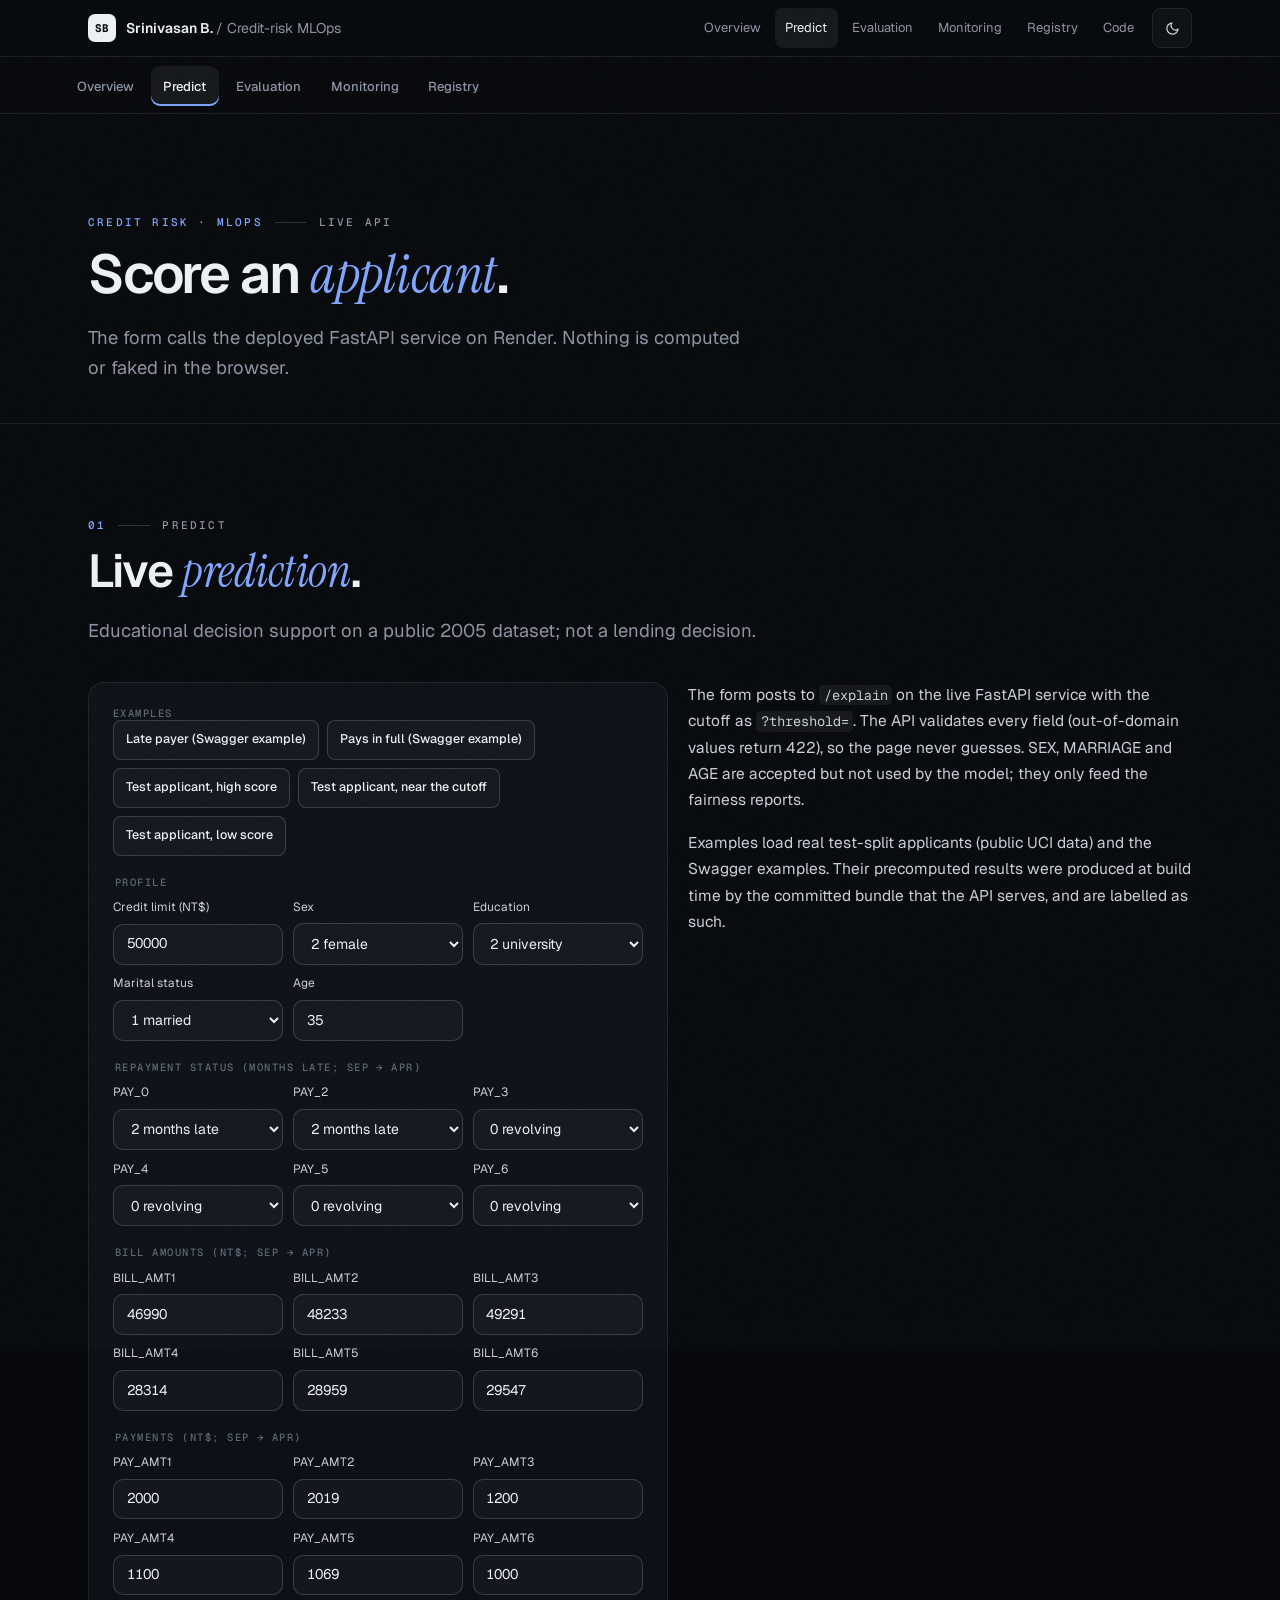
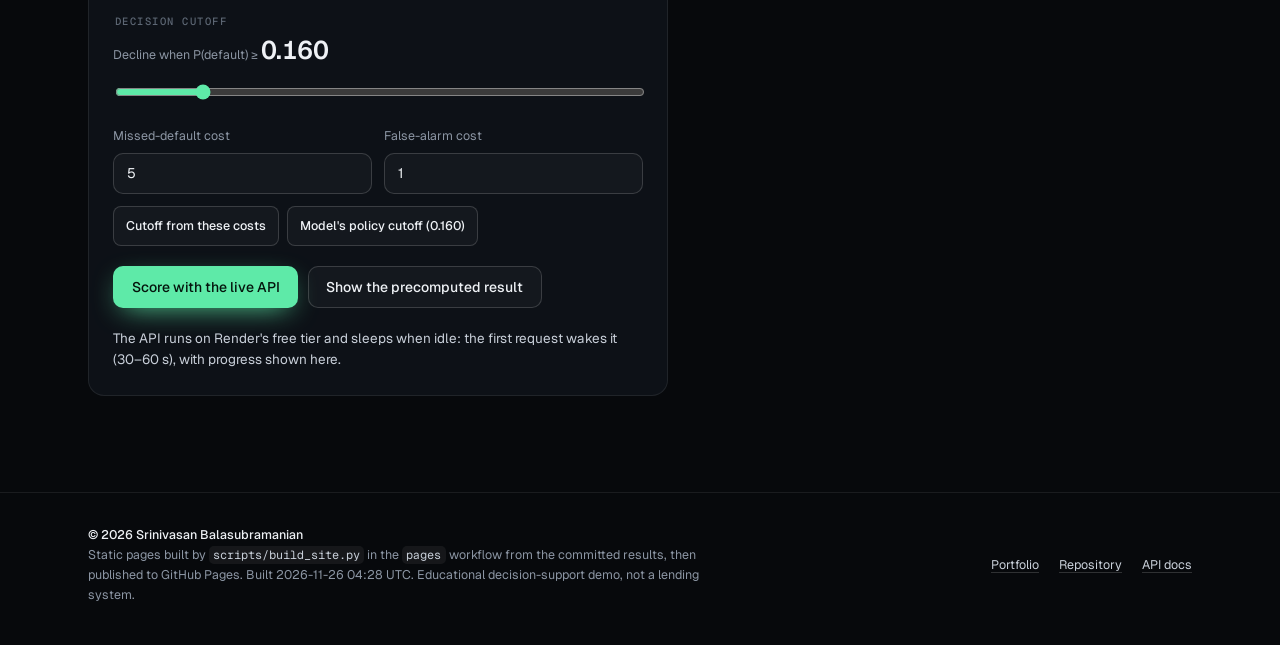
<file: predict.html>
<!doctype html>
<html lang="en" class="no-js" data-theme="dark">
<head>
<meta charset="utf-8">
<meta name="viewport" content="width=device-width, initial-scale=1">
<script>(function(){try{var t=localStorage.getItem('theme');document.documentElement.dataset.theme=(t==='light'||t==='dark')?t:'dark';}catch(e){document.documentElement.dataset.theme='dark';}document.documentElement.classList.remove('no-js');})();</script>
<title>Credit-risk MLOps · predict</title>
<meta name="description" content="Score a credit-card applicant with the live API: calibrated probability, decision at a chosen cutoff and SHAP explanation.">
<meta name="color-scheme" content="dark light">
<link rel="preconnect" href="https://fonts.googleapis.com">
<link rel="preconnect" href="https://fonts.gstatic.com" crossorigin>
<link href="https://fonts.googleapis.com/css2?family=Geist:wght@300..700&family=Geist+Mono:wght@400..600&family=Instrument+Serif:ital@0;1&display=swap" rel="stylesheet">
<link rel="stylesheet" href="sb-kit.css">
<link rel="stylesheet" href="site.css">
<script src="sb-kit.js" defer></script>
<script src="charts.js" defer></script>
<script src="site.js" defer></script>
<script src="predict.js" defer></script>
</head>
<body class="sb-grain">
<div class="sb-backdrop" aria-hidden="true"></div>
<a class="skip-link" href="#main">Skip to content</a>
<header class="sb-nav">
  <div class="sb-container sb-nav__inner">
    <a class="sb-brand" href="https://srini2k03.github.io/"><span class="sb-brand__mark">SB</span>
      <span><span class="brand-name">Srinivasan B. </span><span class="sb-brand__sub"><span class="brand-slash">/ </span>Credit-risk MLOps</span></span></a>
    <nav class="sb-nav__links" aria-label="Pages">
      <a class="sb-nav__link nav-page" href="index.html">Overview</a><a class="sb-nav__link nav-page" href="predict.html" aria-current=page>Predict</a><a class="sb-nav__link nav-page" href="evaluation.html">Evaluation</a><a class="sb-nav__link nav-page" href="monitoring.html">Monitoring</a><a class="sb-nav__link nav-page" href="registry.html">Registry</a>
      <a class="sb-nav__link" href="https://github.com/srini2k03/credit-default-mlops">Code</a>
      <button class="sb-icon-btn theme-btn" type="button" data-theme-toggle aria-label="Switch to light theme" aria-pressed="true"><svg class="icon-sun" width="15" height="15" viewBox="0 0 24 24" fill="none" stroke="currentColor" stroke-width="2" stroke-linecap="round" aria-hidden="true"><circle cx="12" cy="12" r="4"/><path d="M12 2v2M12 20v2M4.9 4.9l1.4 1.4M17.7 17.7l1.4 1.4M2 12h2M20 12h2M4.9 19.1l1.4-1.4M17.7 6.3l1.4-1.4"/></svg><svg class="icon-moon" width="15" height="15" viewBox="0 0 24 24" fill="none" stroke="currentColor" stroke-width="2" stroke-linecap="round" stroke-linejoin="round" aria-hidden="true"><path d="M21 12.8A9 9 0 1 1 11.2 3a7 7 0 0 0 9.8 9.8Z"/></svg></button>
    </nav>
  </div>
</header>
<nav class="subnav" aria-label="Dashboard pages"><div class="sb-container subnav__inner"><a href="index.html">Overview</a><a href="predict.html" aria-current=page>Predict</a><a href="evaluation.html">Evaluation</a><a href="monitoring.html">Monitoring</a><a href="registry.html">Registry</a></div></nav>
<main id="main">

<section class="sb-hero page-hero" aria-labelledby="top-h">
  <div class="sb-container">
    <p class="sb-kicker"><span class="sb-kicker__index">Credit risk · MLOps</span>
      <span class="sb-kicker__rule"></span>Live API</p>
    <h1 class="sb-h1" id="top-h">Score an <span class="sb-serif">applicant</span>.</h1>
    <p class="sb-lead">The form calls the deployed FastAPI service on Render. Nothing is computed or faked in the browser.</p>
    
  </div>
</section><section class="sb-section" id="predict" aria-labelledby="predict-h"><div class="sb-container"><div class="section-head sb-reveal"><p class="sb-kicker"><span class="sb-kicker__index">01</span><span class="sb-kicker__rule"></span>Predict</p><h2 class="sb-h2" id="predict-h">Live <span class="sb-serif">prediction</span>.</h2><p class="sb-lead">Educational decision support on a public 2005 dataset; not a lending decision.</p></div><script type="application/json" id="examples-data">{"examples":[{"name":"Late payer (Swagger example)","features":{"LIMIT_BAL":50000,"SEX":2,"EDUCATION":2,"MARRIAGE":1,"AGE":35,"PAY_0":2,"PAY_2":2,"PAY_3":0,"PAY_4":0,"PAY_5":0,"PAY_6":0,"BILL_AMT1":46990,"BILL_AMT2":48233,"BILL_AMT3":49291,"BILL_AMT4":28314,"BILL_AMT5":28959,"BILL_AMT6":29547,"PAY_AMT1":2000,"PAY_AMT2":2019,"PAY_AMT3":1200,"PAY_AMT4":1100,"PAY_AMT5":1069,"PAY_AMT6":1000},"result":{"probability_of_default":0.6117407785057108,"base_value":-0.4048096786845999,"raw_score":1.7042333846445263,"uncalibrated_probability":0.846086830859925,"other_features_contribution":-0.01295000432545157,"contributions":[{"feature":"PAY_0","value":2.0,"shap_value":1.0402452595504426,"direction":"increases risk"},{"feature":"max_delay","value":2.0,"shap_value":0.9214279993437772,"direction":"increases risk"},{"feature":"n_delayed","value":2.0,"shap_value":0.10390717937959412,"direction":"increases risk"},{"feature":"LIMIT_BAL","value":50000.0,"shap_value":0.07665077463243629,"direction":"increases risk"},{"feature":"util_trend","value":0.34886,"shap_value":-0.0748364054765067,"direction":"decreases risk"},{"feature":"util_1","value":0.9398,"shap_value":0.060421942431089934,"direction":"increases risk"},{"feature":"BILL_AMT1","value":46990.0,"shap_value":-0.05783653424622397,"direction":"decreases risk"},{"feature":"pay_ratio_mean","value":0.03625926150068732,"shap_value":0.05201285203996811,"direction":"increases risk"}],"model_version":"local:1faa0a8f8f","calibration":"sigmoid","explanation_space":"log-odds"}},{"name":"Pays in full (Swagger example)","features":{"LIMIT_BAL":200000,"SEX":1,"EDUCATION":1,"MARRIAGE":2,"AGE":41,"PAY_0":-1,"PAY_2":-1,"PAY_3":-1,"PAY_4":-1,"PAY_5":-1,"PAY_6":-1,"BILL_AMT1":3913,"BILL_AMT2":3102,"BILL_AMT3":689,"BILL_AMT4":1500,"BILL_AMT5":2400,"BILL_AMT6":1800,"PAY_AMT1":3102,"PAY_AMT2":689,"PAY_AMT3":1500,"PAY_AMT4":2400,"PAY_AMT5":1800,"PAY_AMT6":3913},"result":{"probability_of_default":0.1331840912203814,"base_value":-0.4048096786845999,"raw_score":-0.7467013287322106,"uncalibrated_probability":0.32154048920524897,"other_features_contribution":-0.08198353985025614,"contributions":[{"feature":"max_delay","value":-1.0,"shap_value":-0.26658522381705113,"direction":"decreases risk"},{"feature":"n_paid_duly","value":6.0,"shap_value":0.15244352759173257,"direction":"increases risk"},{"feature":"BILL_AMT1","value":3913.0,"shap_value":0.14673351998248582,"direction":"increases risk"},{"feature":"PAY_AMT2","value":689.0,"shap_value":0.11520531841138236,"direction":"increases risk"},{"feature":"PAY_0","value":-1.0,"shap_value":-0.11260363662343399,"direction":"decreases risk"},{"feature":"util_trend","value":0.010565,"shap_value":-0.11053685395458328,"direction":"decreases risk"},{"feature":"util_1","value":0.019565,"shap_value":-0.10879282688615861,"direction":"decreases risk"},{"feature":"n_delayed","value":0.0,"shap_value":-0.07577193490172827,"direction":"decreases risk"}],"model_version":"local:1faa0a8f8f","calibration":"sigmoid","explanation_space":"log-odds"}},{"name":"Test applicant, high score","features":{"LIMIT_BAL":20000,"SEX":1,"EDUCATION":1,"MARRIAGE":2,"AGE":42,"PAY_0":3,"PAY_2":2,"PAY_3":2,"PAY_4":3,"PAY_5":3,"PAY_6":3,"BILL_AMT1":1050,"BILL_AMT2":1050,"BILL_AMT3":1050,"BILL_AMT4":1050,"BILL_AMT5":1050,"BILL_AMT6":1050,"PAY_AMT1":0,"PAY_AMT2":0,"PAY_AMT3":0,"PAY_AMT4":0,"PAY_AMT5":0,"PAY_AMT6":0},"result":{"probability_of_default":0.779562283743435,"base_value":-0.4048096786845999,"raw_score":2.555507713959028,"uncalibrated_probability":0.9279426575146597,"other_features_contribution":0.3363380608718409,"contributions":[{"feature":"PAY_0","value":3.0,"shap_value":0.8804897021661457,"direction":"increases risk"},{"feature":"max_delay","value":3.0,"shap_value":0.8675693745664036,"direction":"increases risk"},{"feature":"n_delayed","value":6.0,"shap_value":0.3574667023130203,"direction":"increases risk"},{"feature":"pay_ratio_mean","value":0.0,"shap_value":0.12085868572606372,"direction":"increases risk"},{"feature":"LIMIT_BAL","value":20000.0,"shap_value":0.11812019886378955,"direction":"increases risk"},{"feature":"PAY_AMT3","value":0.0,"shap_value":0.11288420121427607,"direction":"increases risk"},{"feature":"BILL_AMT1","value":1050.0,"shap_value":0.09767623235405849,"direction":"increases risk"},{"feature":"PAY_AMT2","value":0.0,"shap_value":0.06891423456802945,"direction":"increases risk"}],"model_version":"local:1faa0a8f8f","calibration":"sigmoid","explanation_space":"log-odds"}},{"name":"Test applicant, near the cutoff","features":{"LIMIT_BAL":280000,"SEX":2,"EDUCATION":2,"MARRIAGE":1,"AGE":43,"PAY_0":1,"PAY_2":-1,"PAY_3":-1,"PAY_4":-1,"PAY_5":-1,"PAY_6":-1,"BILL_AMT1":0,"BILL_AMT2":4051,"BILL_AMT3":1196,"BILL_AMT4":19875,"BILL_AMT5":599,"BILL_AMT6":850,"PAY_AMT1":4051,"PAY_AMT2":1245,"PAY_AMT3":19875,"PAY_AMT4":599,"PAY_AMT5":850,"PAY_AMT6":185},"result":{"probability_of_default":0.1600123814079113,"base_value":-0.4048096786845999,"raw_score":-0.5203653928253184,"uncalibrated_probability":0.3727667965937534,"other_features_contribution":0.06679605117278971,"contributions":[{"feature":"max_delay","value":1.0,"shap_value":0.3511952245158315,"direction":"increases risk"},{"feature":"PAY_AMT3","value":19875.0,"shap_value":-0.1900527393390073,"direction":"decreases risk"},{"feature":"BILL_AMT1","value":0.0,"shap_value":0.16749199451339353,"direction":"increases risk"},{"feature":"PAY_0","value":1.0,"shap_value":-0.14082656719006234,"direction":"decreases risk"},{"feature":"n_delayed","value":1.0,"shap_value":-0.12467162570230464,"direction":"decreases risk"},{"feature":"LIMIT_BAL","value":280000.0,"shap_value":-0.0934767241108335,"direction":"decreases risk"},{"feature":"PAY_AMT1","value":4051.0,"shap_value":-0.08023947093990048,"direction":"decreases risk"},{"feature":"pay_ratio_mean","value":1.0088065936547363,"shap_value":-0.0717718570606249,"direction":"decreases risk"}],"model_version":"local:1faa0a8f8f","calibration":"sigmoid","explanation_space":"log-odds"}},{"name":"Test applicant, low score","features":{"LIMIT_BAL":240000,"SEX":2,"EDUCATION":1,"MARRIAGE":1,"AGE":44,"PAY_0":-2,"PAY_2":-2,"PAY_3":-2,"PAY_4":-2,"PAY_5":-2,"PAY_6":-2,"BILL_AMT1":2771,"BILL_AMT2":4756,"BILL_AMT3":3496,"BILL_AMT4":4708,"BILL_AMT5":1522,"BILL_AMT6":2407,"PAY_AMT1":4756,"PAY_AMT2":3496,"PAY_AMT3":4708,"PAY_AMT4":1522,"PAY_AMT5":2407,"PAY_AMT6":1576},"result":{"probability_of_default":0.08735696056897667,"base_value":-0.4048096786845999,"raw_score":-1.244997782576388,"uncalibrated_probability":0.22356724757769583,"other_features_contribution":-0.2724289761159334,"contributions":[{"feature":"max_delay","value":-2.0,"shap_value":-0.30408278573753017,"direction":"decreases risk"},{"feature":"BILL_AMT1","value":2771.0,"shap_value":0.17435586434065423,"direction":"increases risk"},{"feature":"PAY_0","value":-2.0,"shap_value":-0.16249263518751877,"direction":"decreases risk"},{"feature":"util_1","value":0.011545833333333333,"shap_value":-0.1184062349973724,"direction":"decreases risk"},{"feature":"BILL_AMT3","value":3496.0,"shap_value":0.10952459251698198,"direction":"increases risk"},{"feature":"PAY_AMT1","value":4756.0,"shap_value":-0.0954849804583086,"direction":"decreases risk"},{"feature":"LIMIT_BAL","value":240000.0,"shap_value":-0.09003778759231765,"direction":"decreases risk"},{"feature":"util_mean","value":0.013652777777777778,"shap_value":-0.0811351606604432,"direction":"decreases risk"}],"model_version":"local:1faa0a8f8f","calibration":"sigmoid","explanation_space":"log-odds"}}],"model_version":"local:1faa0a8f8f"}</script><div class="pf-grid">
<form class="sb-card sb-reveal" id="pf" data-api="https://credit-default-api-fkqg.onrender.com" data-policy="0.160000" novalidate>
  <div class="stack" style="margin-top:0">
    <div><p class="sb-label">Examples</p><div class="btn-row"><button type="button" class="sb-btn sb-btn--sm" data-example="0">Late payer (Swagger example)</button><button type="button" class="sb-btn sb-btn--sm" data-example="1">Pays in full (Swagger example)</button><button type="button" class="sb-btn sb-btn--sm" data-example="2">Test applicant, high score</button><button type="button" class="sb-btn sb-btn--sm" data-example="3">Test applicant, near the cutoff</button><button type="button" class="sb-btn sb-btn--sm" data-example="4">Test applicant, low score</button></div></div>
    <fieldset class="pf-group"><legend class="sb-label">Profile</legend><div class="pf-fields"><div class="sb-field"><label for="f-LIMIT_BAL">Credit limit (NT$)</label><input class="sb-input" id="f-LIMIT_BAL" name="LIMIT_BAL" data-feature type="number" inputmode="numeric" step="1" min="1000" max="5000000" value="50000" required></div><div class="sb-field"><label for="f-SEX">Sex</label><select class="sb-select" id="f-SEX" name="SEX" data-feature required><option value="1">1 male</option><option value="2" selected>2 female</option></select></div><div class="sb-field"><label for="f-EDUCATION">Education</label><select class="sb-select" id="f-EDUCATION" name="EDUCATION" data-feature required><option value="1">1 graduate school</option><option value="2" selected>2 university</option><option value="3">3 high school</option><option value="4">4 others</option><option value="0">0 unlabelled</option><option value="5">5 unlabelled</option><option value="6">6 unlabelled</option></select></div><div class="sb-field"><label for="f-MARRIAGE">Marital status</label><select class="sb-select" id="f-MARRIAGE" name="MARRIAGE" data-feature required><option value="1" selected>1 married</option><option value="2">2 single</option><option value="3">3 others</option><option value="0">0 unlabelled</option></select></div><div class="sb-field"><label for="f-AGE">Age</label><input class="sb-input" id="f-AGE" name="AGE" data-feature type="number" inputmode="numeric" step="1" min="18" max="100" value="35" required></div></div></fieldset><fieldset class="pf-group"><legend class="sb-label">Repayment status (months late; Sep → Apr)</legend><div class="pf-fields"><div class="sb-field"><label for="f-PAY_0">PAY_0</label><select class="sb-select" id="f-PAY_0" name="PAY_0" data-feature required><option value="-2">−2 no use</option><option value="-1">−1 paid in full</option><option value="0">0 revolving</option><option value="1">1 month late</option><option value="2" selected>2 months late</option><option value="3">3 months late</option><option value="4">4 months late</option><option value="5">5 months late</option><option value="6">6 months late</option><option value="7">7 months late</option><option value="8">8 months late</option></select></div><div class="sb-field"><label for="f-PAY_2">PAY_2</label><select class="sb-select" id="f-PAY_2" name="PAY_2" data-feature required><option value="-2">−2 no use</option><option value="-1">−1 paid in full</option><option value="0">0 revolving</option><option value="1">1 month late</option><option value="2" selected>2 months late</option><option value="3">3 months late</option><option value="4">4 months late</option><option value="5">5 months late</option><option value="6">6 months late</option><option value="7">7 months late</option><option value="8">8 months late</option></select></div><div class="sb-field"><label for="f-PAY_3">PAY_3</label><select class="sb-select" id="f-PAY_3" name="PAY_3" data-feature required><option value="-2">−2 no use</option><option value="-1">−1 paid in full</option><option value="0" selected>0 revolving</option><option value="1">1 month late</option><option value="2">2 months late</option><option value="3">3 months late</option><option value="4">4 months late</option><option value="5">5 months late</option><option value="6">6 months late</option><option value="7">7 months late</option><option value="8">8 months late</option></select></div><div class="sb-field"><label for="f-PAY_4">PAY_4</label><select class="sb-select" id="f-PAY_4" name="PAY_4" data-feature required><option value="-2">−2 no use</option><option value="-1">−1 paid in full</option><option value="0" selected>0 revolving</option><option value="1">1 month late</option><option value="2">2 months late</option><option value="3">3 months late</option><option value="4">4 months late</option><option value="5">5 months late</option><option value="6">6 months late</option><option value="7">7 months late</option><option value="8">8 months late</option></select></div><div class="sb-field"><label for="f-PAY_5">PAY_5</label><select class="sb-select" id="f-PAY_5" name="PAY_5" data-feature required><option value="-2">−2 no use</option><option value="-1">−1 paid in full</option><option value="0" selected>0 revolving</option><option value="1">1 month late</option><option value="2">2 months late</option><option value="3">3 months late</option><option value="4">4 months late</option><option value="5">5 months late</option><option value="6">6 months late</option><option value="7">7 months late</option><option value="8">8 months late</option></select></div><div class="sb-field"><label for="f-PAY_6">PAY_6</label><select class="sb-select" id="f-PAY_6" name="PAY_6" data-feature required><option value="-2">−2 no use</option><option value="-1">−1 paid in full</option><option value="0" selected>0 revolving</option><option value="1">1 month late</option><option value="2">2 months late</option><option value="3">3 months late</option><option value="4">4 months late</option><option value="5">5 months late</option><option value="6">6 months late</option><option value="7">7 months late</option><option value="8">8 months late</option></select></div></div></fieldset><fieldset class="pf-group"><legend class="sb-label">Bill amounts (NT$; Sep → Apr)</legend><div class="pf-fields"><div class="sb-field"><label for="f-BILL_AMT1">BILL_AMT1</label><input class="sb-input" id="f-BILL_AMT1" name="BILL_AMT1" data-feature type="number" inputmode="numeric" step="1" min="-1000000" max="2000000" value="46990" required></div><div class="sb-field"><label for="f-BILL_AMT2">BILL_AMT2</label><input class="sb-input" id="f-BILL_AMT2" name="BILL_AMT2" data-feature type="number" inputmode="numeric" step="1" min="-1000000" max="2000000" value="48233" required></div><div class="sb-field"><label for="f-BILL_AMT3">BILL_AMT3</label><input class="sb-input" id="f-BILL_AMT3" name="BILL_AMT3" data-feature type="number" inputmode="numeric" step="1" min="-1000000" max="2000000" value="49291" required></div><div class="sb-field"><label for="f-BILL_AMT4">BILL_AMT4</label><input class="sb-input" id="f-BILL_AMT4" name="BILL_AMT4" data-feature type="number" inputmode="numeric" step="1" min="-1000000" max="2000000" value="28314" required></div><div class="sb-field"><label for="f-BILL_AMT5">BILL_AMT5</label><input class="sb-input" id="f-BILL_AMT5" name="BILL_AMT5" data-feature type="number" inputmode="numeric" step="1" min="-1000000" max="2000000" value="28959" required></div><div class="sb-field"><label for="f-BILL_AMT6">BILL_AMT6</label><input class="sb-input" id="f-BILL_AMT6" name="BILL_AMT6" data-feature type="number" inputmode="numeric" step="1" min="-1000000" max="2000000" value="29547" required></div></div></fieldset><fieldset class="pf-group"><legend class="sb-label">Payments (NT$; Sep → Apr)</legend><div class="pf-fields"><div class="sb-field"><label for="f-PAY_AMT1">PAY_AMT1</label><input class="sb-input" id="f-PAY_AMT1" name="PAY_AMT1" data-feature type="number" inputmode="numeric" step="1" min="0" max="2000000" value="2000" required></div><div class="sb-field"><label for="f-PAY_AMT2">PAY_AMT2</label><input class="sb-input" id="f-PAY_AMT2" name="PAY_AMT2" data-feature type="number" inputmode="numeric" step="1" min="0" max="2000000" value="2019" required></div><div class="sb-field"><label for="f-PAY_AMT3">PAY_AMT3</label><input class="sb-input" id="f-PAY_AMT3" name="PAY_AMT3" data-feature type="number" inputmode="numeric" step="1" min="0" max="2000000" value="1200" required></div><div class="sb-field"><label for="f-PAY_AMT4">PAY_AMT4</label><input class="sb-input" id="f-PAY_AMT4" name="PAY_AMT4" data-feature type="number" inputmode="numeric" step="1" min="0" max="2000000" value="1100" required></div><div class="sb-field"><label for="f-PAY_AMT5">PAY_AMT5</label><input class="sb-input" id="f-PAY_AMT5" name="PAY_AMT5" data-feature type="number" inputmode="numeric" step="1" min="0" max="2000000" value="1069" required></div><div class="sb-field"><label for="f-PAY_AMT6">PAY_AMT6</label><input class="sb-input" id="f-PAY_AMT6" name="PAY_AMT6" data-feature type="number" inputmode="numeric" step="1" min="0" max="2000000" value="1000" required></div></div></fieldset>
    <fieldset class="pf-group"><legend class="sb-label">Decision cutoff</legend>
      <div class="range-row"><label for="pf-threshold" class="sb-small">Decline when P(default) ≥ <output id="pf-threshold-out" for="pf-threshold">0.160</output></label>
        <input type="range" id="pf-threshold" min="0.005" max="0.995" step="0.005" value="0.160"></div>
      <div class="two-col">
        <div class="sb-field"><label class="sb-small" for="pf-fn">Missed-default cost</label><input class="sb-input" id="pf-fn" type="number" min="0.01" max="1000" step="any" value="5"></div>
        <div class="sb-field"><label class="sb-small" for="pf-fp">False-alarm cost</label><input class="sb-input" id="pf-fp" type="number" min="0.01" max="1000" step="any" value="1"></div>
      </div>
      <div class="btn-row"><button type="button" class="sb-btn sb-btn--sm" id="pf-use-costs">Cutoff from these costs</button>
        <button type="button" class="sb-btn sb-btn--sm" id="pf-use-policy">Model's policy cutoff (0.160)</button></div>
    </fieldset>
    <div class="pf-actions">
      <button type="submit" class="sb-btn sb-btn--primary" id="pf-submit">Score with the live API</button>
      <button type="button" class="sb-btn" id="pf-precomputed" hidden>Show the precomputed result</button>
    </div>
    <p class="pf-status is-idle" id="pf-status" role="status" aria-live="polite">The API runs on Render's free tier and sleeps when idle: the first request wakes it (30–60 s), with progress shown here.</p>
  </div>
</form><div class="stack" style="margin-top:0">
<div class="sb-card sb-reveal pf-result" id="pf-result" hidden aria-live="polite">
  <p class="sb-label">Probability of default next month</p>
  <p class="pf-prob" id="pf-prob">-</p>
  <div class="pf-meter" aria-hidden="true"><span id="pf-meter"></span><i id="pf-cut-mark"></i></div>
  <dl class="kv kv--tight">
    <div><dt>Decision</dt><dd><span id="pf-decision" class="sb-pill">-</span></dd></div>
    <div><dt>Cutoff</dt><dd id="pf-cutoff">-</dd></div>
    <div><dt>Model</dt><dd id="pf-version">-</dd></div>
    <div><dt>Source</dt><dd id="pf-source">-</dd></div>
  </dl>
  <p class="sb-label" style="margin-top:1.25rem">How the score was reached (SHAP, top 8)</p>
  <div class="chart-legend" aria-hidden="true"><span><i class="sw s-up"></i>increases risk</span><span><i class="sw s-down"></i>decreases risk</span><span><i class="sw s-muted"></i>base value</span></div>
  <div class="chart-host" id="pf-waterfall"></div>
  <p class="pf-story" id="pf-story"></p>
</div><div class="prose sb-reveal"><p>The form posts to <code>/explain</code> on the live FastAPI service with the cutoff as <code>?threshold=</code>. The API validates every field (out-of-domain values return 422), so the page never guesses. SEX, MARRIAGE and AGE are accepted but not used by the model; they only feed the fairness reports.</p><p>Examples load real test-split applicants (public UCI data) and the Swagger examples. Their precomputed results were produced at build time by the committed bundle that the API serves, and are labelled as such.</p></div></div></div></div></section>
</main>
<footer class="sb-footer">
  <div class="sb-container sb-footer__inner">
    <div>
      <p class="foot-name">© 2026 Srinivasan Balasubramanian</p>
      <p>Static pages built by <code>scripts/build_site.py</code> in the <code>pages</code> workflow from the committed results, then published to GitHub Pages. Built 2026-11-26 04:28 UTC. Educational decision-support demo, not a lending system.</p>
    </div>
    <p class="foot-links"><a href="https://srini2k03.github.io/">Portfolio</a><a href="https://github.com/srini2k03/credit-default-mlops">Repository</a><a href="https://credit-default-api-fkqg.onrender.com/docs">API docs</a></p>
  </div>
</footer>
</body>
</html>
</file>
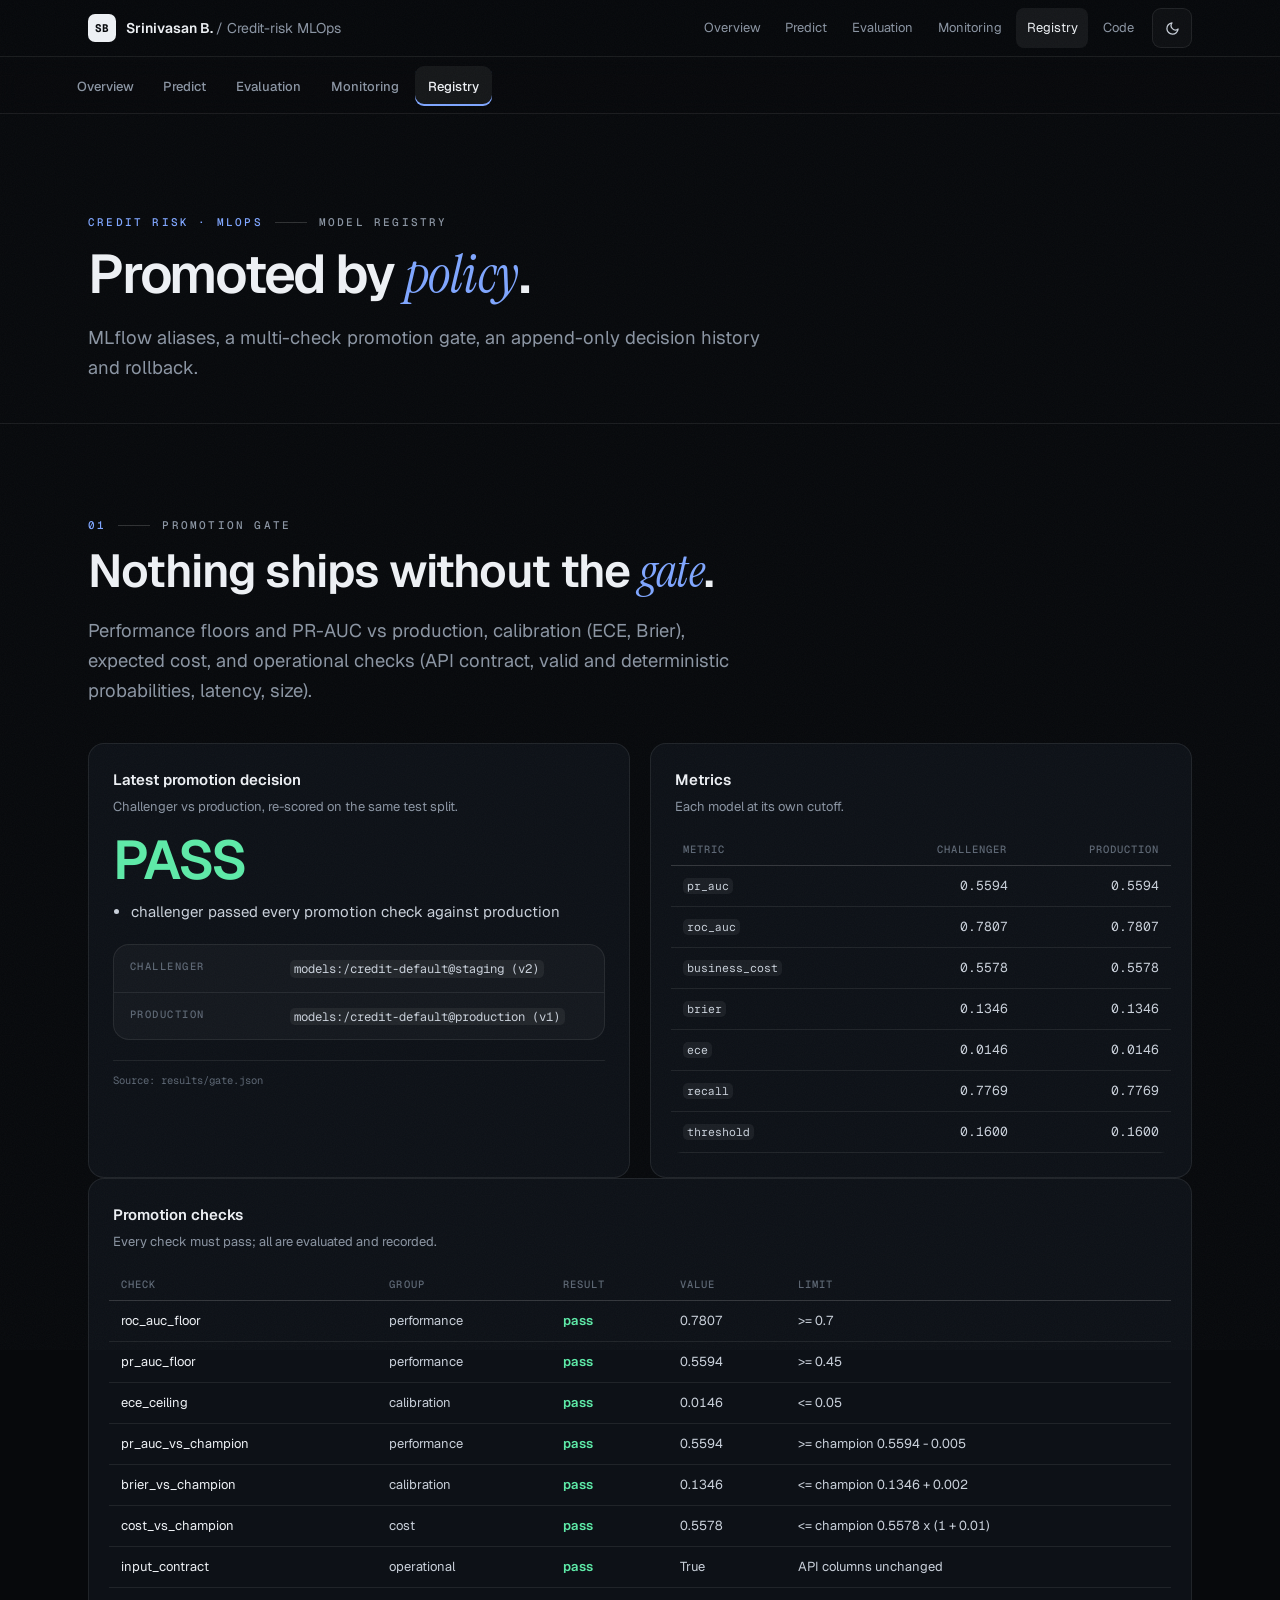
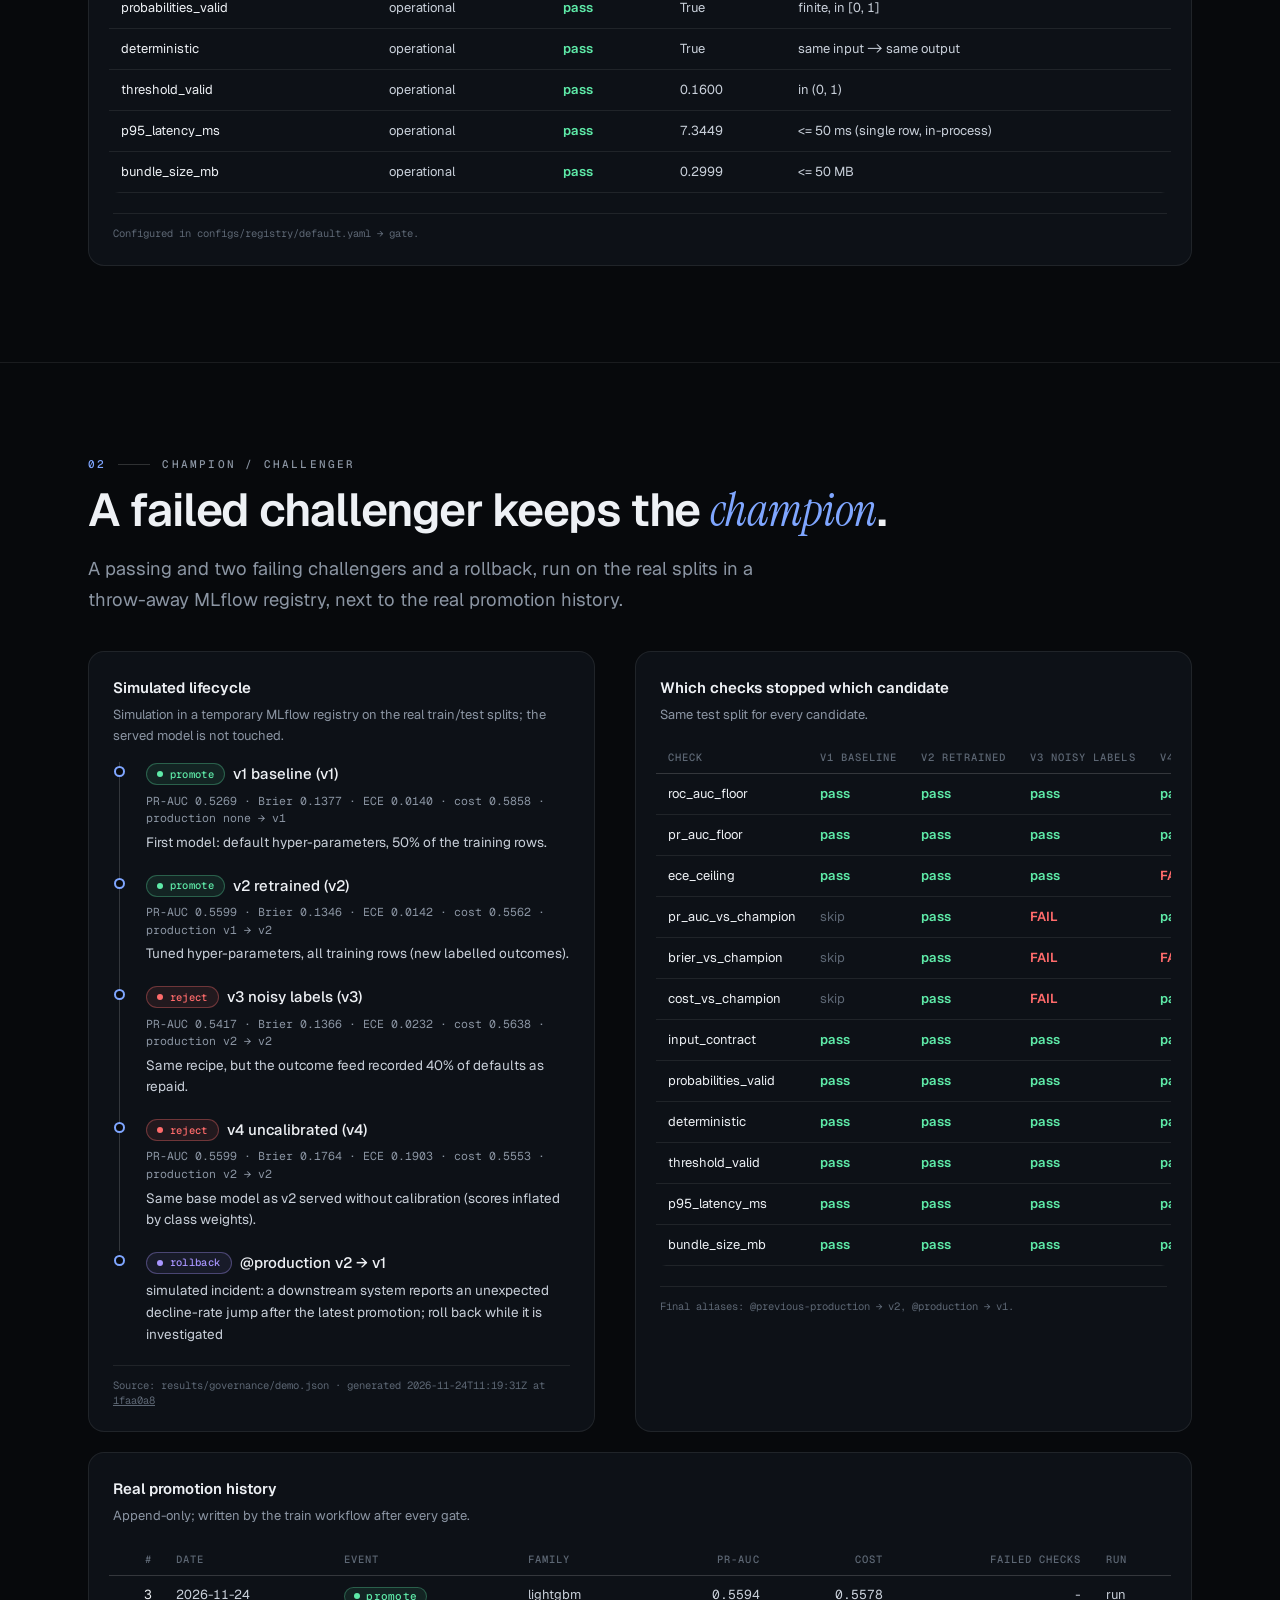
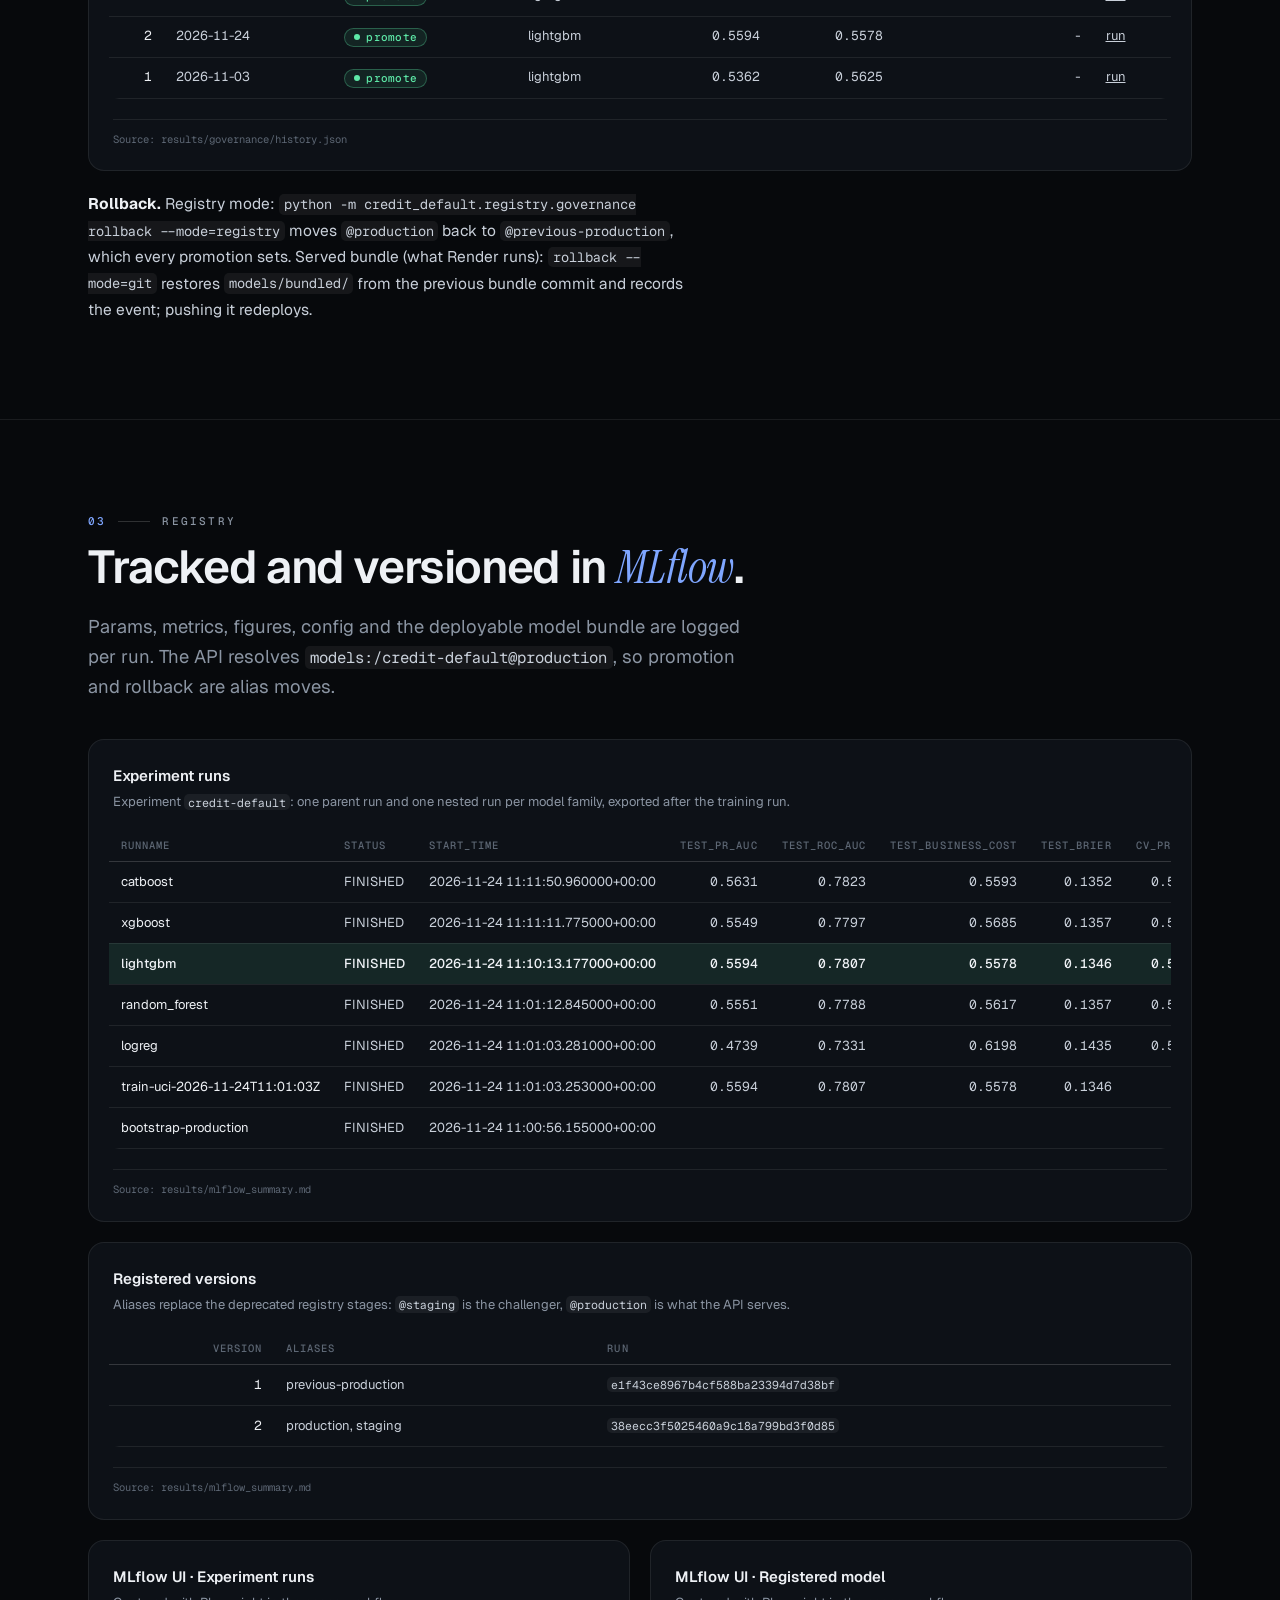
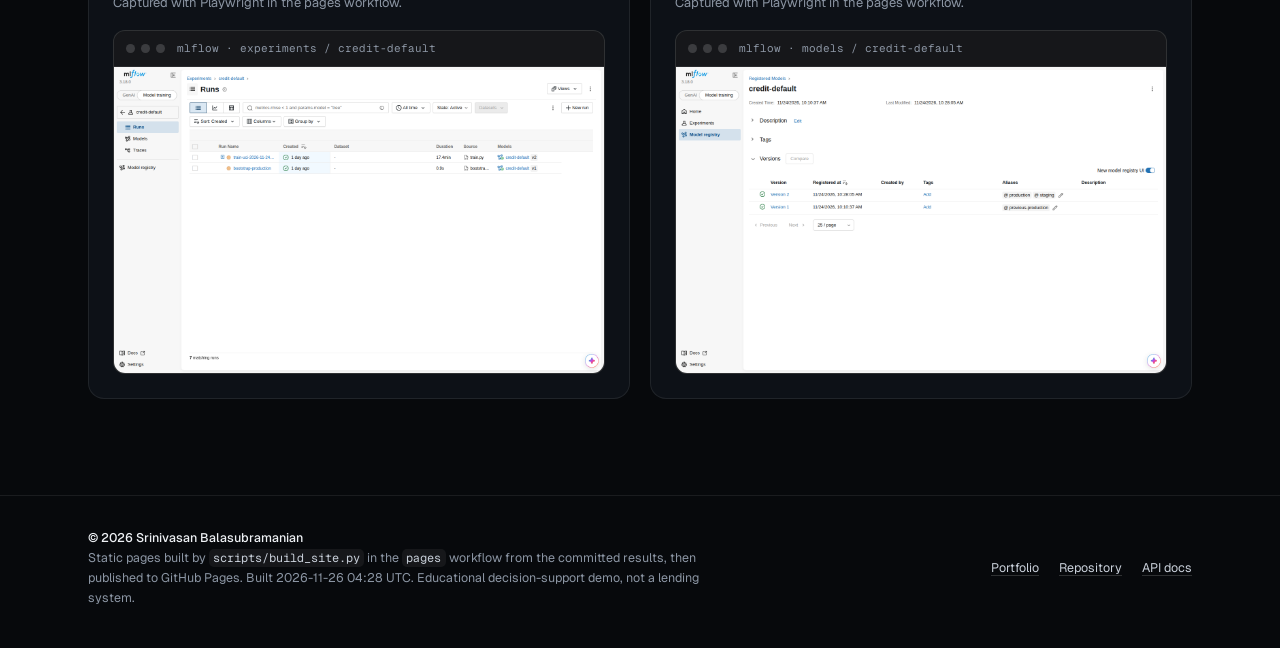
<file: registry.html>
<!doctype html>
<html lang="en" class="no-js" data-theme="dark">
<head>
<meta charset="utf-8">
<meta name="viewport" content="width=device-width, initial-scale=1">
<script>(function(){try{var t=localStorage.getItem('theme');document.documentElement.dataset.theme=(t==='light'||t==='dark')?t:'dark';}catch(e){document.documentElement.dataset.theme='dark';}document.documentElement.classList.remove('no-js');})();</script>
<title>Credit-risk MLOps · registry</title>
<meta name="description" content="Promotion policy checks, champion/challenger history, the rollback simulation and the MLflow registry.">
<meta name="color-scheme" content="dark light">
<link rel="preconnect" href="https://fonts.googleapis.com">
<link rel="preconnect" href="https://fonts.gstatic.com" crossorigin>
<link href="https://fonts.googleapis.com/css2?family=Geist:wght@300..700&family=Geist+Mono:wght@400..600&family=Instrument+Serif:ital@0;1&display=swap" rel="stylesheet">
<link rel="stylesheet" href="sb-kit.css">
<link rel="stylesheet" href="site.css">
<script src="sb-kit.js" defer></script>
<script src="charts.js" defer></script>
<script src="site.js" defer></script>

</head>
<body class="sb-grain">
<div class="sb-backdrop" aria-hidden="true"></div>
<a class="skip-link" href="#main">Skip to content</a>
<header class="sb-nav">
  <div class="sb-container sb-nav__inner">
    <a class="sb-brand" href="https://srini2k03.github.io/"><span class="sb-brand__mark">SB</span>
      <span><span class="brand-name">Srinivasan B. </span><span class="sb-brand__sub"><span class="brand-slash">/ </span>Credit-risk MLOps</span></span></a>
    <nav class="sb-nav__links" aria-label="Pages">
      <a class="sb-nav__link nav-page" href="index.html">Overview</a><a class="sb-nav__link nav-page" href="predict.html">Predict</a><a class="sb-nav__link nav-page" href="evaluation.html">Evaluation</a><a class="sb-nav__link nav-page" href="monitoring.html">Monitoring</a><a class="sb-nav__link nav-page" href="registry.html" aria-current=page>Registry</a>
      <a class="sb-nav__link" href="https://github.com/srini2k03/credit-default-mlops">Code</a>
      <button class="sb-icon-btn theme-btn" type="button" data-theme-toggle aria-label="Switch to light theme" aria-pressed="true"><svg class="icon-sun" width="15" height="15" viewBox="0 0 24 24" fill="none" stroke="currentColor" stroke-width="2" stroke-linecap="round" aria-hidden="true"><circle cx="12" cy="12" r="4"/><path d="M12 2v2M12 20v2M4.9 4.9l1.4 1.4M17.7 17.7l1.4 1.4M2 12h2M20 12h2M4.9 19.1l1.4-1.4M17.7 6.3l1.4-1.4"/></svg><svg class="icon-moon" width="15" height="15" viewBox="0 0 24 24" fill="none" stroke="currentColor" stroke-width="2" stroke-linecap="round" stroke-linejoin="round" aria-hidden="true"><path d="M21 12.8A9 9 0 1 1 11.2 3a7 7 0 0 0 9.8 9.8Z"/></svg></button>
    </nav>
  </div>
</header>
<nav class="subnav" aria-label="Dashboard pages"><div class="sb-container subnav__inner"><a href="index.html">Overview</a><a href="predict.html">Predict</a><a href="evaluation.html">Evaluation</a><a href="monitoring.html">Monitoring</a><a href="registry.html" aria-current=page>Registry</a></div></nav>
<main id="main">

<section class="sb-hero page-hero" aria-labelledby="top-h">
  <div class="sb-container">
    <p class="sb-kicker"><span class="sb-kicker__index">Credit risk · MLOps</span>
      <span class="sb-kicker__rule"></span>Model registry</p>
    <h1 class="sb-h1" id="top-h">Promoted by <span class="sb-serif">policy</span>.</h1>
    <p class="sb-lead">MLflow aliases, a multi-check promotion gate, an append-only decision history and rollback.</p>
    
  </div>
</section><section class="sb-section" id="gate" aria-labelledby="gate-h"><div class="sb-container"><div class="section-head sb-reveal"><p class="sb-kicker"><span class="sb-kicker__index">01</span><span class="sb-kicker__rule"></span>Promotion gate</p><h2 class="sb-h2" id="gate-h">Nothing ships without the <span class="sb-serif">gate</span>.</h2><p class="sb-lead">Performance floors and PR-AUC vs production, calibration (ECE, Brier), expected cost, and operational checks (API contract, valid and deterministic probabilities, latency, size).</p></div><div class="sb-grid-2"><article class="sb-card sb-spotlight sb-reveal gate-card"><header class="card-head"><h3 class="sb-card__title">Latest promotion decision</h3><p class="sb-card__sub">Challenger vs production, re-scored on the same test split.</p></header><p class="verdict-word is-pass">PASS</p><ul class="reasons"><li>challenger passed every promotion check against production</li></ul><dl class="kv kv--tight"><div><dt>Challenger</dt><dd><code>models:/credit-default@staging (v2)</code></dd></div><div><dt>Production</dt><dd><code>models:/credit-default@production (v1)</code></dd></div></dl><p class="sb-card__foot">Source: results/gate.json</p></article><article class="sb-card sb-spotlight sb-reveal "><header class="card-head"><h3 class="sb-card__title">Metrics</h3><p class="sb-card__sub">Each model at its own cutoff.</p></header><div class="sb-table-wrap" tabindex="0" role="region" aria-label="Gate metrics"><table class="sb-table "><caption class="sr-only">Gate metrics</caption><thead><tr><th scope="col">Metric</th><th scope="col" class=num>Challenger</th><th scope="col" class=num>Production</th></tr></thead><tbody><tr><td><code>pr_auc</code></td><td class=num>0.5594</td><td class=num>0.5594</td></tr><tr><td><code>roc_auc</code></td><td class=num>0.7807</td><td class=num>0.7807</td></tr><tr><td><code>business_cost</code></td><td class=num>0.5578</td><td class=num>0.5578</td></tr><tr><td><code>brier</code></td><td class=num>0.1346</td><td class=num>0.1346</td></tr><tr><td><code>ece</code></td><td class=num>0.0146</td><td class=num>0.0146</td></tr><tr><td><code>recall</code></td><td class=num>0.7769</td><td class=num>0.7769</td></tr><tr><td><code>threshold</code></td><td class=num>0.1600</td><td class=num>0.1600</td></tr></tbody></table></div></article></div><article class="sb-card sb-spotlight sb-reveal "><header class="card-head"><h3 class="sb-card__title">Promotion checks</h3><p class="sb-card__sub">Every check must pass; all are evaluated and recorded.</p></header><div class="sb-table-wrap" tabindex="0" role="region" aria-label="Promotion checks"><table class="sb-table "><caption class="sr-only">Promotion checks</caption><thead><tr><th scope="col">Check</th><th scope="col">Group</th><th scope="col">Result</th><th scope="col">Value</th><th scope="col">Limit</th></tr></thead><tbody><tr><td>roc_auc_floor</td><td>performance</td><td><span class="check-pass">pass</span></td><td>0.7807</td><td>&gt;= 0.7</td></tr><tr><td>pr_auc_floor</td><td>performance</td><td><span class="check-pass">pass</span></td><td>0.5594</td><td>&gt;= 0.45</td></tr><tr><td>ece_ceiling</td><td>calibration</td><td><span class="check-pass">pass</span></td><td>0.0146</td><td>&lt;= 0.05</td></tr><tr><td>pr_auc_vs_champion</td><td>performance</td><td><span class="check-pass">pass</span></td><td>0.5594</td><td>&gt;= champion 0.5594 - 0.005</td></tr><tr><td>brier_vs_champion</td><td>calibration</td><td><span class="check-pass">pass</span></td><td>0.1346</td><td>&lt;= champion 0.1346 + 0.002</td></tr><tr><td>cost_vs_champion</td><td>cost</td><td><span class="check-pass">pass</span></td><td>0.5578</td><td>&lt;= champion 0.5578 x (1 + 0.01)</td></tr><tr><td>input_contract</td><td>operational</td><td><span class="check-pass">pass</span></td><td>True</td><td>API columns unchanged</td></tr><tr><td>probabilities_valid</td><td>operational</td><td><span class="check-pass">pass</span></td><td>True</td><td>finite, in [0, 1]</td></tr><tr><td>deterministic</td><td>operational</td><td><span class="check-pass">pass</span></td><td>True</td><td>same input -&gt; same output</td></tr><tr><td>threshold_valid</td><td>operational</td><td><span class="check-pass">pass</span></td><td>0.1600</td><td>in (0, 1)</td></tr><tr><td>p95_latency_ms</td><td>operational</td><td><span class="check-pass">pass</span></td><td>7.3449</td><td>&lt;= 50 ms (single row, in-process)</td></tr><tr><td>bundle_size_mb</td><td>operational</td><td><span class="check-pass">pass</span></td><td>0.2999</td><td>&lt;= 50 MB</td></tr></tbody></table></div><p class="sb-card__foot">Configured in configs/registry/default.yaml → gate.</p></article></div></section>
<section class="sb-section" id="governance" aria-labelledby="governance-h"><div class="sb-container"><div class="section-head sb-reveal"><p class="sb-kicker"><span class="sb-kicker__index">02</span><span class="sb-kicker__rule"></span>Champion / challenger</p><h2 class="sb-h2" id="governance-h">A failed challenger keeps the <span class="sb-serif">champion</span>.</h2><p class="sb-lead">A passing and two failing challengers and a rollback, run on the real splits in a throw-away MLflow registry, next to the real promotion history.</p></div><div class="stack"><div class="split"><article class="sb-card sb-spotlight sb-reveal "><header class="card-head"><h3 class="sb-card__title">Simulated lifecycle</h3><p class="sb-card__sub">Simulation in a temporary MLflow registry on the real train/test splits; the served model is not touched.</p></header><ol class="timeline"><li><div class="t-head"><span class="sb-pill pill-promote">promote</span><span class="t-title">v1 baseline (v1)</span></div><p class="t-meta">PR-AUC 0.5269 · Brier 0.1377 · ECE 0.0140 · cost 0.5858 · production none → v1</p><p>First model: default hyper-parameters, 50% of the training rows.</p></li><li><div class="t-head"><span class="sb-pill pill-promote">promote</span><span class="t-title">v2 retrained (v2)</span></div><p class="t-meta">PR-AUC 0.5599 · Brier 0.1346 · ECE 0.0142 · cost 0.5562 · production v1 → v2</p><p>Tuned hyper-parameters, all training rows (new labelled outcomes).</p></li><li><div class="t-head"><span class="sb-pill pill-reject">reject</span><span class="t-title">v3 noisy labels (v3)</span></div><p class="t-meta">PR-AUC 0.5417 · Brier 0.1366 · ECE 0.0232 · cost 0.5638 · production v2 → v2</p><p>Same recipe, but the outcome feed recorded 40% of defaults as repaid.</p></li><li><div class="t-head"><span class="sb-pill pill-reject">reject</span><span class="t-title">v4 uncalibrated (v4)</span></div><p class="t-meta">PR-AUC 0.5599 · Brier 0.1764 · ECE 0.1903 · cost 0.5553 · production v2 → v2</p><p>Same base model as v2 served without calibration (scores inflated by class weights).</p></li><li><div class="t-head"><span class="sb-pill pill-rollback">rollback</span><span class="t-title">@production v2 → v1</span></div><p>simulated incident: a downstream system reports an unexpected decline-rate jump after the latest promotion; roll back while it is investigated</p></li></ol><p class="sb-card__foot">Source: results/governance/demo.json · generated 2026-11-24T11:19:31Z at <a href="https://github.com/srini2k03/credit-default-mlops/commit/1faa0a8f8f0dc0fe2839bf8f57a84175550defc8"><code>1faa0a8</code></a></p></article><article class="sb-card sb-spotlight sb-reveal "><header class="card-head"><h3 class="sb-card__title">Which checks stopped which candidate</h3><p class="sb-card__sub">Same test split for every candidate.</p></header><div class="sb-table-wrap" tabindex="0" role="region" aria-label="Check matrix"><table class="sb-table "><caption class="sr-only">Check matrix</caption><thead><tr><th scope="col">Check</th><th scope="col">v1 baseline</th><th scope="col">v2 retrained</th><th scope="col">v3 noisy labels</th><th scope="col">v4 uncalibrated</th></tr></thead><tbody><tr><td>roc_auc_floor</td><td><span class="check-pass">pass</span></td><td><span class="check-pass">pass</span></td><td><span class="check-pass">pass</span></td><td><span class="check-pass">pass</span></td></tr><tr><td>pr_auc_floor</td><td><span class="check-pass">pass</span></td><td><span class="check-pass">pass</span></td><td><span class="check-pass">pass</span></td><td><span class="check-pass">pass</span></td></tr><tr><td>ece_ceiling</td><td><span class="check-pass">pass</span></td><td><span class="check-pass">pass</span></td><td><span class="check-pass">pass</span></td><td><span class="check-fail">FAIL</span></td></tr><tr><td>pr_auc_vs_champion</td><td><span class="check-skip">skip</span></td><td><span class="check-pass">pass</span></td><td><span class="check-fail">FAIL</span></td><td><span class="check-pass">pass</span></td></tr><tr><td>brier_vs_champion</td><td><span class="check-skip">skip</span></td><td><span class="check-pass">pass</span></td><td><span class="check-fail">FAIL</span></td><td><span class="check-fail">FAIL</span></td></tr><tr><td>cost_vs_champion</td><td><span class="check-skip">skip</span></td><td><span class="check-pass">pass</span></td><td><span class="check-fail">FAIL</span></td><td><span class="check-pass">pass</span></td></tr><tr><td>input_contract</td><td><span class="check-pass">pass</span></td><td><span class="check-pass">pass</span></td><td><span class="check-pass">pass</span></td><td><span class="check-pass">pass</span></td></tr><tr><td>probabilities_valid</td><td><span class="check-pass">pass</span></td><td><span class="check-pass">pass</span></td><td><span class="check-pass">pass</span></td><td><span class="check-pass">pass</span></td></tr><tr><td>deterministic</td><td><span class="check-pass">pass</span></td><td><span class="check-pass">pass</span></td><td><span class="check-pass">pass</span></td><td><span class="check-pass">pass</span></td></tr><tr><td>threshold_valid</td><td><span class="check-pass">pass</span></td><td><span class="check-pass">pass</span></td><td><span class="check-pass">pass</span></td><td><span class="check-pass">pass</span></td></tr><tr><td>p95_latency_ms</td><td><span class="check-pass">pass</span></td><td><span class="check-pass">pass</span></td><td><span class="check-pass">pass</span></td><td><span class="check-pass">pass</span></td></tr><tr><td>bundle_size_mb</td><td><span class="check-pass">pass</span></td><td><span class="check-pass">pass</span></td><td><span class="check-pass">pass</span></td><td><span class="check-pass">pass</span></td></tr></tbody></table></div><p class="sb-card__foot">Final aliases: @previous-production → v2, @production → v1.</p></article></div><article class="sb-card sb-spotlight sb-reveal "><header class="card-head"><h3 class="sb-card__title">Real promotion history</h3><p class="sb-card__sub">Append-only; written by the train workflow after every gate.</p></header><div class="sb-table-wrap" tabindex="0" role="region" aria-label="Promotion history"><table class="sb-table "><caption class="sr-only">Promotion history</caption><thead><tr><th scope="col" class=num>#</th><th scope="col">Date</th><th scope="col">Event</th><th scope="col">Family</th><th scope="col" class=num>PR-AUC</th><th scope="col" class=num>Cost</th><th scope="col" class=num>Failed checks</th><th scope="col">Run</th></tr></thead><tbody><tr><td class=num>3</td><td>2026-11-24</td><td><span class="sb-pill pill-promote">promote</span></td><td>lightgbm</td><td class=num>0.5594</td><td class=num>0.5578</td><td class=num>-</td><td><a href="https://github.com/srini2k03/credit-default-mlops/actions/runs/45379624037">run</a></td></tr><tr><td class=num>2</td><td>2026-11-24</td><td><span class="sb-pill pill-promote">promote</span></td><td>lightgbm</td><td class=num>0.5594</td><td class=num>0.5578</td><td class=num>-</td><td><a href="https://github.com/srini2k03/credit-default-mlops/actions/runs/45371941736">run</a></td></tr><tr><td class=num>1</td><td>2026-11-03</td><td><span class="sb-pill pill-promote">promote</span></td><td>lightgbm</td><td class=num>0.5362</td><td class=num>0.5625</td><td class=num>-</td><td><a href="https://github.com/srini2k03/credit-default-mlops/actions/runs/41645854230">run</a></td></tr></tbody></table></div><p class="sb-card__foot">Source: results/governance/history.json</p></article></div><div class="prose sb-reveal" style="margin-top:1.25rem"><p><strong>Rollback.</strong> Registry mode: <code>python -m credit_default.registry.governance rollback --mode=registry</code> moves <code>@production</code> back to <code>@previous-production</code>, which every promotion sets. Served bundle (what Render runs): <code>rollback --mode=git</code> restores <code>models/bundled/</code> from the previous bundle commit and records the event; pushing it redeploys.</p></div></div></section>
<section class="sb-section" id="registry" aria-labelledby="registry-h"><div class="sb-container"><div class="section-head sb-reveal"><p class="sb-kicker"><span class="sb-kicker__index">03</span><span class="sb-kicker__rule"></span>Registry</p><h2 class="sb-h2" id="registry-h">Tracked and versioned in <span class="sb-serif">MLflow</span>.</h2><p class="sb-lead">Params, metrics, figures, config and the deployable model bundle are logged per run. The API resolves <code>models:/credit-default@production</code>, so promotion and rollback are alias moves.</p></div><div class="stack"><article class="sb-card sb-spotlight sb-reveal "><header class="card-head"><h3 class="sb-card__title">Experiment runs</h3><p class="sb-card__sub">Experiment <code>credit-default</code>: one parent run and one nested run per model family, exported after the training run.</p></header><div class="sb-table-wrap" tabindex="0" role="region" aria-label="MLflow experiment runs"><table class="sb-table "><caption class="sr-only">MLflow experiment runs</caption><thead><tr><th scope="col">runName</th><th scope="col">status</th><th scope="col">start_time</th><th scope="col" class=num>test_pr_auc</th><th scope="col" class=num>test_roc_auc</th><th scope="col" class=num>test_business_cost</th><th scope="col" class=num>test_brier</th><th scope="col" class=num>cv_pr_auc</th><th scope="col">champion</th><th scope="col">data_source</th></tr></thead><tbody><tr><td>catboost</td><td>FINISHED</td><td>2026-11-24 11:11:50.960000+00:00</td><td class=num>0.5631</td><td class=num>0.7823</td><td class=num>0.5593</td><td class=num>0.1352</td><td class=num>0.5658</td><td></td><td></td></tr><tr><td>xgboost</td><td>FINISHED</td><td>2026-11-24 11:11:11.775000+00:00</td><td class=num>0.5549</td><td class=num>0.7797</td><td class=num>0.5685</td><td class=num>0.1357</td><td class=num>0.5679</td><td></td><td></td></tr><tr class=is-best><td>lightgbm</td><td>FINISHED</td><td>2026-11-24 11:10:13.177000+00:00</td><td class=num>0.5594</td><td class=num>0.7807</td><td class=num>0.5578</td><td class=num>0.1346</td><td class=num>0.5647</td><td></td><td></td></tr><tr><td>random_forest</td><td>FINISHED</td><td>2026-11-24 11:01:12.845000+00:00</td><td class=num>0.5551</td><td class=num>0.7788</td><td class=num>0.5617</td><td class=num>0.1357</td><td class=num>0.5668</td><td></td><td></td></tr><tr><td>logreg</td><td>FINISHED</td><td>2026-11-24 11:01:03.281000+00:00</td><td class=num>0.4739</td><td class=num>0.7331</td><td class=num>0.6198</td><td class=num>0.1435</td><td class=num>0.5123</td><td></td><td></td></tr><tr><td>train-uci-2026-11-24T11:01:03Z</td><td>FINISHED</td><td>2026-11-24 11:01:03.253000+00:00</td><td class=num>0.5594</td><td class=num>0.7807</td><td class=num>0.5578</td><td class=num>0.1346</td><td class=num></td><td>lightgbm</td><td>uci</td></tr><tr><td>bootstrap-production</td><td>FINISHED</td><td>2026-11-24 11:00:56.155000+00:00</td><td class=num></td><td class=num></td><td class=num></td><td class=num></td><td class=num></td><td></td><td></td></tr></tbody></table></div><p class="sb-card__foot">Source: results/mlflow_summary.md</p></article><article class="sb-card sb-spotlight sb-reveal "><header class="card-head"><h3 class="sb-card__title">Registered versions</h3><p class="sb-card__sub">Aliases replace the deprecated registry stages: <code>@staging</code> is the challenger, <code>@production</code> is what the API serves.</p></header><div class="sb-table-wrap" tabindex="0" role="region" aria-label="Registered model versions"><table class="sb-table "><caption class="sr-only">Registered model versions</caption><thead><tr><th scope="col" class=num>Version</th><th scope="col">Aliases</th><th scope="col">Run</th></tr></thead><tbody><tr><td class=num>1</td><td>previous-production</td><td><code>e1f43ce8967b4cf588ba23394d7d38bf</code></td></tr><tr><td class=num>2</td><td>production, staging</td><td><code>38eecc3f5025460a9c18a799bd3f0d85</code></td></tr></tbody></table></div><p class="sb-card__foot">Source: results/mlflow_summary.md</p></article><div class="shot-grid"><figure class="sb-card shot-card sb-reveal"><figcaption class="card-head"><span class="sb-card__title">MLflow UI · Experiment runs</span><span class="sb-card__sub">Captured with Playwright in the pages workflow.</span></figcaption><div class="browser"><div class="browser__bar" aria-hidden="true"><span class="dots"><i></i><i></i><i></i></span><span class="browser__url">mlflow · experiments / credit-default</span></div><a href="screenshots/mlflow-runs.png" class="browser__body" target="_blank" rel="noopener"><img src="screenshots/mlflow-runs.png" alt="Screenshot of the MLflow UI: experiment runs" loading="lazy" decoding="async" width="1440" height="900"></a></div></figure><figure class="sb-card shot-card sb-reveal"><figcaption class="card-head"><span class="sb-card__title">MLflow UI · Registered model</span><span class="sb-card__sub">Captured with Playwright in the pages workflow.</span></figcaption><div class="browser"><div class="browser__bar" aria-hidden="true"><span class="dots"><i></i><i></i><i></i></span><span class="browser__url">mlflow · models / credit-default</span></div><a href="screenshots/mlflow-registry.png" class="browser__body" target="_blank" rel="noopener"><img src="screenshots/mlflow-registry.png" alt="Screenshot of the MLflow UI: registered model" loading="lazy" decoding="async" width="1440" height="900"></a></div></figure></div></div></div></section>
</main>
<footer class="sb-footer">
  <div class="sb-container sb-footer__inner">
    <div>
      <p class="foot-name">© 2026 Srinivasan Balasubramanian</p>
      <p>Static pages built by <code>scripts/build_site.py</code> in the <code>pages</code> workflow from the committed results, then published to GitHub Pages. Built 2026-11-26 04:28 UTC. Educational decision-support demo, not a lending system.</p>
    </div>
    <p class="foot-links"><a href="https://srini2k03.github.io/">Portfolio</a><a href="https://github.com/srini2k03/credit-default-mlops">Repository</a><a href="https://credit-default-api-fkqg.onrender.com/docs">API docs</a></p>
  </div>
</footer>
</body>
</html>
</file>
<file: sb-kit.css>
/* =========================================================================
   sb-kit.css: the design language of https://srini2k03.github.io/
   (Srinivasan Balasubramanian's portfolio), for the project sites.
   Copy this file into a project unchanged; put project-specific rules in
   that project's own stylesheet. Fonts: load in <head> with
     <link rel="preconnect" href="https://fonts.googleapis.com">
     <link rel="preconnect" href="https://fonts.gstatic.com" crossorigin>
     <link href="https://fonts.googleapis.com/css2?family=Geist:wght@300..700&family=Geist+Mono:wght@400..600&family=Instrument+Serif:ital@0;1&display=swap" rel="stylesheet">
   Theme: <html data-theme="dark"> by default; sb-kit.js handles the toggle
   and the saved preference (set data-theme before first paint, see sb-kit.js).
   ========================================================================= */

/* ---------- Tokens (identical to the portfolio) ---------- */
:root {
  color-scheme: light;
  --bg: #f6f6f2;
  --bg-elev: #ffffff;
  --surface: rgba(12, 15, 20, 0.035);
  --surface-strong: rgba(12, 15, 20, 0.06);
  --border: rgba(12, 15, 20, 0.1);
  --border-strong: rgba(12, 15, 20, 0.18);
  --fg: #0c0f14;
  --fg-soft: #2a313b;
  --muted: #5b6573;
  --faint: #8b94a1;
  --accent: #0a7d52;
  --accent-soft: rgba(10, 125, 82, 0.1);
  --accent-ink: #ffffff;
  --blue: #2f5bd3;
  --amber: #a55f00;
  --violet: #6a4fd6;
  --rose: #c23a5c;
  --live: #0a8f5a;
  --pending: #a55f00;
  --danger: #c23a3a;
  --glow: rgba(10, 125, 82, 0.12);
  --grid: rgba(12, 15, 20, 0.05);
  --chart-surface: #ffffff;
  --series-1: #0f9e6a;
  --series-2: #e0662f;
  --series-muted: #c9ccd1;
  --chart-grid: #e6e7ea;
  /* Project accent: each site sets --project to one of blue/amber/violet/rose/accent. */
  --project: var(--accent);
  --font-sans: "Geist", ui-sans-serif, system-ui, -apple-system, "Segoe UI", sans-serif;
  --font-mono: "Geist Mono", ui-monospace, SFMono-Regular, Menlo, monospace;
  --font-serif: "Instrument Serif", ui-serif, Georgia, serif;
  --radius: 16px;
  --radius-sm: 10px;
  --ease: cubic-bezier(0.22, 1, 0.36, 1);
}
:root[data-theme="dark"] {
  color-scheme: dark;
  --bg: #07090c;
  --bg-elev: #0d1117;
  --surface: rgba(255, 255, 255, 0.03);
  --surface-strong: rgba(255, 255, 255, 0.06);
  --border: rgba(255, 255, 255, 0.08);
  --border-strong: rgba(255, 255, 255, 0.16);
  --fg: #eef1f5;
  --fg-soft: #c9d0da;
  --muted: #8b95a3;
  --faint: #5d6774;
  --accent: #5eeaa8;
  --accent-soft: rgba(94, 234, 168, 0.1);
  --accent-ink: #04140c;
  --blue: #7fa6ff;
  --amber: #ffb547;
  --violet: #a996ff;
  --rose: #ff7a9c;
  --live: #5eeaa8;
  --pending: #ffb547;
  --danger: #ff6b6b;
  --glow: rgba(94, 234, 168, 0.14);
  --grid: rgba(255, 255, 255, 0.04);
  --chart-surface: #0d1117;
  --series-1: #1ea372;
  --series-2: #d96a33;
  --series-muted: #3a414c;
  --chart-grid: #1c222b;
}

/* ---------- Base ---------- */
*, *::before, *::after { box-sizing: border-box; }
html {
  background: var(--bg);
  color: var(--fg);
  scroll-behavior: smooth;
  scroll-padding-top: 5rem;
  -webkit-text-size-adjust: 100%;
  overflow-x: clip;
}
body {
  margin: 0;
  background: var(--bg);
  color: var(--fg);
  font: 400 15px/1.6 var(--font-sans);
  font-feature-settings: "ss01", "cv11";
  -webkit-font-smoothing: antialiased;
  text-rendering: optimizeLegibility;
  overflow-x: clip;
}
img, svg, video, canvas { max-width: 100%; }
a { color: inherit; }
::selection { background: var(--accent); color: var(--accent-ink); }
:focus-visible { outline: 2px solid var(--accent); outline-offset: 3px; border-radius: 6px; }
code, kbd, pre, .mono { font-family: var(--font-mono); }
.tabular { font-variant-numeric: tabular-nums; }
.sr-only { position: absolute; width: 1px; height: 1px; padding: 0; margin: -1px; overflow: hidden; clip: rect(0 0 0 0); white-space: nowrap; border: 0; }
@media (prefers-reduced-motion: reduce) {
  html { scroll-behavior: auto; }
  *, *::before, *::after { animation-duration: 0.001ms !important; animation-iteration-count: 1 !important; transition-duration: 0.001ms !important; }
}

/* ---------- Atmosphere ---------- */
.sb-bg-grid {
  background-image:
    linear-gradient(to right, var(--grid) 1px, transparent 1px),
    linear-gradient(to bottom, var(--grid) 1px, transparent 1px);
  background-size: 56px 56px;
}
/* Fixed backdrop: grid fading out + a soft glow in the project colour. Put <div class="sb-backdrop" aria-hidden></div> first in <body>. */
.sb-backdrop {
  position: fixed; inset: 0; z-index: -1; pointer-events: none;
  background:
    radial-gradient(900px 520px at 85% -10%, color-mix(in srgb, var(--project) 16%, transparent), transparent 60%),
    radial-gradient(700px 420px at -10% 10%, var(--glow), transparent 60%);
}
.sb-backdrop::before {
  content: ""; position: absolute; inset: 0;
  background-image:
    linear-gradient(to right, var(--grid) 1px, transparent 1px),
    linear-gradient(to bottom, var(--grid) 1px, transparent 1px);
  background-size: 56px 56px;
  mask-image: linear-gradient(to bottom, black 0%, transparent 70%);
}
.sb-grain::after {
  content: ""; position: fixed; inset: -50%; z-index: 60; pointer-events: none; opacity: 0.035;
  background-image: url("data:image/svg+xml;utf8,<svg xmlns='http://www.w3.org/2000/svg' width='160' height='160'><filter id='n'><feTurbulence type='fractalNoise' baseFrequency='0.9' numOctaves='3' stitchTiles='stitch'/></filter><rect width='100%' height='100%' filter='url(%23n)' opacity='1'/></svg>");
}

/* ---------- Layout ---------- */
.sb-container { width: 100%; max-width: 72rem; margin: 0 auto; padding: 0 1rem; }
@media (min-width: 640px) { .sb-container { padding: 0 1.5rem; } }
.sb-section { padding: 4.5rem 0; }
@media (min-width: 768px) { .sb-section { padding: 6rem 0; } }
.sb-stack > * + * { margin-top: 1rem; }
.sb-grid-2 { display: grid; gap: 1.25rem; }
@media (min-width: 900px) { .sb-grid-2 { grid-template-columns: 1fr 1fr; } }
.sb-grid-auto { display: grid; gap: 1rem; grid-template-columns: repeat(auto-fit, minmax(min(100%, 14rem), 1fr)); }

/* ---------- Top bar ---------- */
.sb-nav {
  position: sticky; top: 0; z-index: 50;
  backdrop-filter: saturate(140%) blur(14px); -webkit-backdrop-filter: saturate(140%) blur(14px);
  background: color-mix(in srgb, var(--bg) 72%, transparent);
  border-bottom: 1px solid var(--border);
}
.sb-nav__inner { display: flex; align-items: center; justify-content: space-between; gap: 1rem; height: 3.5rem; }
.sb-brand { display: inline-flex; align-items: center; gap: 0.6rem; text-decoration: none; font-weight: 600; font-size: 14px; color: var(--fg); }
.sb-brand__mark {
  display: grid; place-items: center; width: 1.75rem; height: 1.75rem; border-radius: 7px;
  background: var(--fg); color: var(--bg); font: 700 11px/1 var(--font-mono); letter-spacing: -0.02em;
}
.sb-brand__sub { color: var(--muted); font-weight: 400; }
.sb-nav__links { display: flex; align-items: center; gap: 0.25rem; }
.sb-nav__link {
  padding: 0.4rem 0.65rem; border-radius: 8px; font-size: 13px; color: var(--muted); text-decoration: none;
  transition: color 0.2s var(--ease), background 0.2s var(--ease);
}
.sb-nav__link:hover, .sb-nav__link[aria-current="page"] { color: var(--fg); background: var(--surface-strong); }
@media (max-width: 640px) { .sb-nav__links .sb-nav__link--hide-sm { display: none; } }

/* ---------- Typography ---------- */
.sb-kicker {
  display: flex; align-items: center; gap: 0.75rem; margin: 0 0 1rem;
  font: 500 11px/1 var(--font-mono); letter-spacing: 0.2em; text-transform: uppercase; color: var(--muted);
}
.sb-kicker__index { color: var(--project); }
.sb-kicker__rule { width: 2rem; height: 1px; background: var(--border-strong); }
.sb-h1 { margin: 0; font-size: clamp(2.4rem, 6vw, 4.5rem); font-weight: 600; line-height: 1.02; letter-spacing: -0.04em; text-wrap: balance; }
.sb-h2 { margin: 0; font-size: clamp(1.75rem, 3.6vw, 3rem); font-weight: 600; line-height: 1.05; letter-spacing: -0.03em; text-wrap: balance; }
.sb-h3 { margin: 0; font-size: 1.05rem; font-weight: 600; letter-spacing: -0.01em; }
.sb-serif { font-family: var(--font-serif); font-style: italic; font-weight: 400; letter-spacing: -0.01em; color: var(--project); }
.sb-lead { margin: 1.25rem 0 0; max-width: 42rem; font-size: clamp(1rem, 1.6vw, 1.15rem); line-height: 1.65; color: var(--muted); text-wrap: pretty; }
.sb-muted { color: var(--muted); }
.sb-faint { color: var(--faint); }
.sb-small { font-size: 12.5px; color: var(--muted); }
.sb-label { font: 500 10.5px/1.2 var(--font-mono); letter-spacing: 0.14em; text-transform: uppercase; color: var(--faint); }

/* ---------- Hero ---------- */
.sb-hero { padding: 4.5rem 0 3rem; }
@media (min-width: 768px) { .sb-hero { padding: 6.5rem 0 4rem; } }
.sb-hero__meta { display: flex; flex-wrap: wrap; gap: 0.5rem; margin-top: 1.5rem; }
.sb-hero__actions { display: flex; flex-wrap: wrap; gap: 0.75rem; margin-top: 2rem; }

/* ---------- Buttons ---------- */
.sb-btn {
  display: inline-flex; align-items: center; justify-content: center; gap: 0.5rem;
  min-height: 2.6rem; padding: 0 1.1rem; border-radius: 10px; border: 1px solid var(--border-strong);
  background: var(--surface); color: var(--fg); font: 500 14px/1 var(--font-sans); text-decoration: none; cursor: pointer;
  transition: transform 0.2s var(--ease), background 0.2s var(--ease), border-color 0.2s var(--ease), box-shadow 0.2s var(--ease);
}
.sb-btn:hover { background: var(--surface-strong); border-color: var(--fg-soft); }
.sb-btn:active { transform: translateY(1px); }
.sb-btn:disabled, .sb-btn[aria-disabled="true"] { opacity: 0.45; cursor: not-allowed; }
.sb-btn--primary { background: var(--accent); border-color: transparent; color: var(--accent-ink); box-shadow: 0 8px 28px -10px var(--accent); }
.sb-btn--primary:hover { background: var(--accent); border-color: transparent; filter: brightness(1.06); box-shadow: 0 10px 34px -8px var(--accent); }
.sb-btn--ghost { background: transparent; border-color: transparent; color: var(--muted); }
.sb-btn--ghost:hover { color: var(--fg); background: var(--surface-strong); }
.sb-btn--sm { min-height: 2rem; padding: 0 0.75rem; font-size: 12.5px; border-radius: 8px; }
.sb-icon-btn { display: inline-grid; place-items: center; width: 2.1rem; height: 2.1rem; border-radius: 9px; border: 1px solid var(--border); background: var(--surface); color: var(--fg-soft); cursor: pointer; }
.sb-icon-btn:hover { color: var(--fg); background: var(--surface-strong); }

/* ---------- Pills & tags ---------- */
.sb-pill {
  display: inline-flex; align-items: center; gap: 0.4rem; padding: 0.3rem 0.65rem; border-radius: 999px;
  border: 1px solid var(--border-strong); background: var(--surface); color: var(--fg-soft);
  font: 500 10.5px/1 var(--font-mono); letter-spacing: 0.03em;
}
.sb-pill::before { content: ""; width: 6px; height: 6px; border-radius: 50%; background: var(--faint); }
.sb-pill--live { border-color: color-mix(in srgb, var(--live) 30%, transparent); background: color-mix(in srgb, var(--live) 10%, transparent); color: var(--live); }
.sb-pill--live::before { background: var(--live); animation: sb-pulse 2.2s ease-in-out infinite; }
.sb-pill--pending { border-color: color-mix(in srgb, var(--pending) 30%, transparent); background: color-mix(in srgb, var(--pending) 10%, transparent); color: var(--pending); }
.sb-pill--pending::before { background: var(--pending); }
.sb-pill--plain::before { display: none; }
.sb-tag { display: inline-block; padding: 0.15rem 0.5rem; border-radius: 6px; border: 1px solid var(--border); background: var(--surface); color: var(--fg-soft); font: 400 11px/1.6 var(--font-mono); }
@keyframes sb-pulse { 0%, 100% { box-shadow: 0 0 0 0 color-mix(in srgb, var(--live) 60%, transparent); } 50% { box-shadow: 0 0 0 6px transparent; } }

/* ---------- Cards ---------- */
.sb-card {
  position: relative; isolation: isolate; border-radius: var(--radius);
  border: 1px solid var(--border); background: var(--bg-elev); padding: 1.25rem;
}
@media (min-width: 640px) { .sb-card { padding: 1.5rem; } }
.sb-card--surface { background: var(--surface); }
.sb-card--chart { background: var(--chart-surface); }
.sb-card__title { margin: 0; font-size: 15px; font-weight: 600; color: var(--fg); }
.sb-card__sub { margin: 0.2rem 0 0; font-size: 13px; color: var(--muted); }
.sb-card__foot { margin-top: 1.25rem; padding-top: 0.75rem; border-top: 1px solid var(--border); font: 400 10.5px/1.4 var(--font-mono); color: var(--faint); }
/* Cursor spotlight (sb-kit.js sets --mx/--my on .sb-spotlight elements). */
.sb-spotlight::before {
  content: ""; position: absolute; inset: 0; border-radius: inherit; z-index: -1; opacity: 0;
  transition: opacity 0.35s ease;
  background: radial-gradient(520px circle at var(--mx, 50%) var(--my, 50%), var(--glow), transparent 45%);
}
.sb-spotlight:hover::before { opacity: 1; }

/* ---------- Stat tiles ---------- */
.sb-stats { display: grid; grid-template-columns: repeat(2, minmax(0, 1fr)); border: 1px solid var(--border); border-radius: var(--radius); overflow: hidden; background: var(--surface); }
@media (min-width: 768px) { .sb-stats { grid-template-columns: repeat(4, minmax(0, 1fr)); } }
.sb-stat { padding: 1.1rem 1.25rem; border-right: 1px solid var(--border); border-bottom: 1px solid var(--border); }
.sb-stat__value { font-size: clamp(1.6rem, 3vw, 2.1rem); font-weight: 600; letter-spacing: -0.03em; line-height: 1.1; font-variant-numeric: tabular-nums; }
.sb-stat__label { margin-top: 0.35rem; font-size: 12.5px; color: var(--fg-soft); }
.sb-stat__ctx { margin-top: 0.15rem; font-size: 11.5px; color: var(--faint); }

/* ---------- Forms ---------- */
.sb-field { display: grid; gap: 0.4rem; }
.sb-input, .sb-select, .sb-textarea {
  width: 100%; min-height: 2.6rem; padding: 0.6rem 0.8rem; border-radius: 10px;
  border: 1px solid var(--border-strong); background: var(--surface); color: var(--fg);
  font: 400 14px/1.4 var(--font-sans);
  transition: border-color 0.2s var(--ease), box-shadow 0.2s var(--ease), background 0.2s var(--ease);
}
.sb-textarea { min-height: 8rem; resize: vertical; font-family: var(--font-mono); font-size: 13px; }
.sb-input:focus, .sb-select:focus, .sb-textarea:focus { outline: none; border-color: var(--accent); box-shadow: 0 0 0 3px var(--accent-soft); background: var(--bg-elev); }
.sb-input::placeholder, .sb-textarea::placeholder { color: var(--faint); }
input[type="range"].sb-range { width: 100%; accent-color: var(--accent); }

/* ---------- Tabs / segmented control ---------- */
.sb-tabs { display: inline-flex; gap: 0.25rem; padding: 0.25rem; border-radius: 12px; border: 1px solid var(--border); background: var(--surface); }
.sb-tab { padding: 0.45rem 0.85rem; border: 0; border-radius: 9px; background: transparent; color: var(--muted); font: 500 13px/1 var(--font-sans); cursor: pointer; }
.sb-tab:hover { color: var(--fg); }
.sb-tab[aria-selected="true"], .sb-tab.is-active { background: var(--bg-elev); color: var(--fg); box-shadow: 0 1px 0 var(--border-strong) inset, 0 1px 2px rgba(0,0,0,0.2); }

/* ---------- Tables ---------- */
.sb-table-wrap { overflow-x: auto; }
.sb-table { width: 100%; border-collapse: collapse; font-size: 13px; font-variant-numeric: tabular-nums; }
.sb-table th { text-align: left; font: 500 10.5px/1.2 var(--font-mono); letter-spacing: 0.1em; text-transform: uppercase; color: var(--faint); padding: 0.6rem 0.75rem; border-bottom: 1px solid var(--border-strong); white-space: nowrap; }
.sb-table td { padding: 0.6rem 0.75rem; border-bottom: 1px solid var(--border); color: var(--fg-soft); }
.sb-table tr:hover td { background: var(--surface); }
.sb-table .is-best td { color: var(--fg); background: var(--accent-soft); }
.sb-table td.num, .sb-table th.num { text-align: right; font-family: var(--font-mono); }

/* ---------- Code / output blocks ---------- */
.sb-code { margin: 0; padding: 0.9rem 1rem; border-radius: var(--radius-sm); border: 1px solid var(--border); background: var(--surface); font: 400 12.5px/1.6 var(--font-mono); color: var(--fg-soft); overflow: auto; white-space: pre-wrap; word-break: break-word; }
.sb-code .k { color: var(--violet); } .sb-code .s { color: var(--accent); } .sb-code .n { color: var(--amber); } .sb-code .null { color: var(--pending); }

/* ---------- Callouts ---------- */
.sb-callout { display: flex; gap: 0.75rem; padding: 0.9rem 1rem; border-radius: var(--radius-sm); border: 1px solid var(--border-strong); background: var(--surface); color: var(--fg-soft); font-size: 13.5px; }
.sb-callout--warn { border-color: color-mix(in srgb, var(--pending) 35%, transparent); background: color-mix(in srgb, var(--pending) 7%, transparent); }
.sb-callout--info { border-color: color-mix(in srgb, var(--project) 35%, transparent); background: color-mix(in srgb, var(--project) 7%, transparent); }
.sb-callout--error { border-color: color-mix(in srgb, var(--danger) 40%, transparent); background: color-mix(in srgb, var(--danger) 8%, transparent); }

/* ---------- Progress / meters ---------- */
.sb-meter { height: 6px; border-radius: 999px; background: var(--surface-strong); overflow: hidden; }
.sb-meter > span { display: block; height: 100%; border-radius: inherit; background: var(--accent); transition: width 0.6s var(--ease); }
.sb-spinner { width: 1rem; height: 1rem; border-radius: 50%; border: 2px solid var(--border-strong); border-top-color: var(--accent); animation: sb-spin 0.8s linear infinite; }
@keyframes sb-spin { to { transform: rotate(360deg); } }
.sb-skeleton { border-radius: 8px; background: linear-gradient(90deg, var(--surface) 0%, var(--surface-strong) 50%, var(--surface) 100%); background-size: 200% 100%; animation: sb-shimmer 1.4s ease-in-out infinite; }
@keyframes sb-shimmer { to { background-position: -200% 0; } }

/* ---------- Reveal on scroll (sb-kit.js adds .is-in) ---------- */
.sb-reveal { opacity: 0; transform: translateY(14px); transition: opacity 0.7s var(--ease), transform 0.7s var(--ease); }
.sb-reveal.is-in { opacity: 1; transform: none; }
@media (prefers-reduced-motion: reduce) { .sb-reveal { opacity: 1; transform: none; } }
/* No-JS safety: content must never stay hidden. */
.no-js .sb-reveal { opacity: 1; transform: none; }

/* ---------- Footer ---------- */
.sb-footer { margin-top: 4rem; border-top: 1px solid var(--border); padding: 2rem 0 2.5rem; font-size: 12.5px; color: var(--muted); }
.sb-footer__inner { display: flex; flex-wrap: wrap; align-items: center; justify-content: space-between; gap: 1rem; }
.sb-footer a { color: var(--fg-soft); text-decoration: underline; text-decoration-color: var(--border-strong); text-underline-offset: 3px; }
.sb-footer a:hover { color: var(--fg); }
</file>
<file: site.css>
/* credit-default-mlops site: project rules on top of sb-kit.css (the portfolio's design kit). */
:root { --project: var(--blue); }

/* ---------- Chrome ---------- */
.skip-link {
  position: absolute; left: 1rem; top: -3rem; z-index: 100; padding: 0.5rem 0.8rem; border-radius: 8px;
  background: var(--accent); color: var(--accent-ink); font-weight: 600; text-decoration: none;
}
.skip-link:focus { top: 0.6rem; }
.sb-brand > span:last-child { white-space: nowrap; }
@media (max-width: 480px) { .brand-name, .brand-slash { display: none; } }
.theme-btn { width: 2.5rem; height: 2.5rem; margin-left: 0.25rem; }
.theme-btn .icon-sun { display: none; }
:root[data-theme="light"] .theme-btn .icon-sun { display: block; }
:root[data-theme="light"] .theme-btn .icon-moon { display: none; }
.sb-nav__link { min-height: 2.5rem; display: inline-flex; align-items: center; }
main { display: block; }
code { font-size: 0.88em; padding: 0.08em 0.35em; border-radius: 5px; background: var(--surface-strong); color: var(--fg-soft); }
a code { color: inherit; }
.mono { font-family: var(--font-mono); font-size: 0.92em; color: var(--fg); }
p { margin: 0; }

/* ---------- Hero ---------- */
.sb-hero .sb-kicker { flex-wrap: wrap; row-gap: 0.6rem; line-height: 1.4; }
.sb-hero .sb-kicker__index { white-space: nowrap; }
.hero-note { margin-top: 0.9rem; font: 400 11.5px/1.5 var(--font-mono); color: var(--muted); }
.hero-stats { margin-top: 3rem; }
.sb-hero .sb-callout { margin: 2.5rem 0 0; }
.sb-btn svg { flex: none; }
.pill-ok { border-color: color-mix(in srgb, var(--accent) 30%, transparent); background: color-mix(in srgb, var(--accent) 9%, transparent); color: var(--accent); }
.pill-ok::before { background: var(--accent); }

/* ---------- Sections ---------- */
.sb-section { border-top: 1px solid var(--border); }
.section-head { margin-bottom: 2.25rem; }
.section-head .sb-lead code { font-size: 0.85em; }
.stack { display: grid; gap: 1.25rem; margin-top: 1.25rem; }
.split { display: grid; gap: 1.25rem; align-items: stretch; }
/* Grid children must not grow to their content (wide tables scroll inside their card). */
.stack > *, .split > *, .sb-grid-2 > *, .fig-grid > *, .shot-grid > * { min-width: 0; }
@media (min-width: 900px) { .split { grid-template-columns: 1fr 1.1fr; gap: 2.5rem; } }
.prose { display: grid; gap: 1rem; align-content: start; color: var(--fg-soft); font-size: 15.5px; line-height: 1.7; max-width: 38rem; }
.prose strong { color: var(--fg); }
.card-head { display: grid; gap: 0.1rem; margin-bottom: 1rem; }
.sb-card__sub code { font-size: 0.9em; }
.sb-card__foot code { font-size: 1em; padding: 0; background: none; }

/* Definition lists */
.kv { display: grid; gap: 0; margin: 0 0 1.25rem; border: 1px solid var(--border); border-radius: var(--radius); background: var(--surface); overflow: hidden; }
.kv > div { display: grid; gap: 0.25rem; padding: 0.75rem 1rem; border-bottom: 1px solid var(--border); }
.kv > div:last-child { border-bottom: 0; }
@media (min-width: 640px) { .kv > div { grid-template-columns: 9rem 1fr; gap: 1rem; } }
.kv dt { font: 500 10.5px/1.8 var(--font-mono); letter-spacing: 0.14em; text-transform: uppercase; color: var(--faint); }
.kv dd { margin: 0; color: var(--fg-soft); font-size: 14px; overflow-wrap: anywhere; }
.kv a { color: var(--fg); text-decoration-color: var(--border-strong); text-underline-offset: 3px; }
.kv--tight { margin: 1.25rem 0 0; }

/* ---------- Tables ---------- */
.sb-table-wrap { margin: 0 -0.25rem; border-radius: var(--radius-sm); }
.sb-table-wrap:focus-visible { outline-offset: 2px; }
.sb-table td { white-space: nowrap; }
.sb-table td:first-child { color: var(--fg); }
.sb-table .is-best td { font-weight: 500; }
.sb-table .sd { color: var(--faint); font-size: 11.5px; }
.sb-table strong { font-weight: 600; color: var(--fg); }
.tag-champ { margin-left: 0.4rem; color: var(--accent); border-color: color-mix(in srgb, var(--accent) 35%, transparent); font-size: 10px; line-height: 1.5; }

/* ---------- Visuals (portfolio Frame) ---------- */
.viz { display: flex; flex-direction: column; margin: 0; border-radius: 14px; border: 1px solid var(--border); background: var(--chart-surface); overflow: hidden; }
.viz__body { flex: 1; display: flex; flex-direction: column; justify-content: center; gap: 1.4rem; padding: 1.25rem; }
.viz figcaption { padding: 0.65rem 1.25rem; border-top: 1px solid var(--border); font: 400 10.5px/1.5 var(--font-mono); color: var(--muted); }
.legend { display: flex; flex-wrap: wrap; gap: 0.5rem 1rem; font-size: 11.5px; color: var(--fg-soft); }
.legend span { display: inline-flex; align-items: center; gap: 0.4rem; }
.sw { width: 10px; height: 10px; border-radius: 3px; display: inline-block; }
.sw--muted { background: var(--series-muted); }
.sw--s1 { background: var(--series-1); }
.sw--p50 { background: var(--series-2); }
.bar-label { margin-bottom: 0.5rem; font-size: 12.5px; color: var(--fg-soft); }
.bar-row { display: flex; align-items: center; gap: 0.75rem; margin-bottom: 0.4rem; }
.bar-track { flex: 1; height: 1.25rem; }
.bar { display: block; height: 100%; width: var(--w); border-radius: 0 4px 4px 0; transform-origin: left; transition: transform 1s var(--ease); }
.bar--muted { background: var(--series-muted); }
.bar--s1 { background: var(--series-1); transition-delay: 0.12s; }
.bar-val { width: 3.6rem; text-align: right; font: 500 12px/1 var(--font-mono); color: var(--fg); font-variant-numeric: tabular-nums; }
html:not(.no-js) .sb-reveal:not(.is-in) .bar,
html:not(.no-js) .sb-reveal:not(.is-in) .lat { transform: scaleX(0); }

/* Latency bars: p99 track, p95 and p50 stacked on top */
.lat-row { display: grid; grid-template-columns: 1fr; gap: 0.35rem; }
@media (min-width: 520px) { .lat-row { grid-template-columns: 10.5rem 1fr 8.75rem; align-items: center; gap: 0.75rem; } }
.lat-name { font-size: 12px; color: var(--fg-soft); }
.lat-name code { font-size: 11px; background: none; padding: 0; color: var(--fg-soft); }
.lat-track { position: relative; height: 0.9rem; }
.lat { position: absolute; left: 0; top: 0; bottom: 0; width: var(--w); border-radius: 0 4px 4px 0; transform-origin: left; transition: transform 1s var(--ease); }
.lat--p99 { background: var(--series-muted); }
.lat--p95 { background: var(--series-1); transition-delay: 0.1s; }
.lat--p50 { background: var(--series-2); top: 25%; bottom: 25%; transition-delay: 0.2s; }
.lat-val { font: 400 11.5px/1 var(--font-mono); color: var(--muted); font-variant-numeric: tabular-nums; }
.lat-val strong { color: var(--fg); font-weight: 600; }
@media (min-width: 520px) { .lat-val { text-align: right; } }

.meta-list { margin: 0; padding: 0; list-style: none; display: grid; gap: 0.6rem; align-content: start; color: var(--fg-soft); font-size: 14.5px; }
.meta-list li { position: relative; padding-left: 1.1rem; }
.meta-list li::before { content: ""; position: absolute; left: 0; top: 0.65em; width: 6px; height: 6px; border-radius: 50%; background: var(--project); }
.meta-list a { color: var(--fg); text-underline-offset: 3px; text-decoration-color: var(--border-strong); }

/* ---------- Figures (matplotlib PNGs on a light plate) ---------- */
.fig-grid { display: grid; gap: 1.25rem; margin-top: 1.25rem; }
@media (min-width: 900px) { .fig-grid { grid-template-columns: repeat(3, minmax(0, 1fr)); } }
.fig-card { margin: 0; display: flex; flex-direction: column; }
.fig-plate { flex: 1; display: grid; cursor: zoom-in; place-items: center; padding: 0.75rem; border-radius: 10px; background: #ffffff; border: 1px solid var(--border); }
.fig-plate img { display: block; width: 100%; height: auto; }
:root[data-theme="dark"] .fig-plate { border-color: transparent; }
.stack > .fig-card .fig-plate img { max-width: 52rem; }

/* ---------- Gate ---------- */
.verdict-word { font: 600 clamp(2.4rem, 6vw, 3.4rem)/1 var(--font-sans); letter-spacing: -0.04em; }
.verdict-word.is-pass { color: var(--accent); }
.verdict-word.is-fail { color: var(--danger); }
.reasons { margin: 0.75rem 0 0; padding-left: 1.1rem; color: var(--fg-soft); }
.gate-card .kv dd code { white-space: normal; }

/* ---------- Browser frames (MLflow screenshots, Evidently) ---------- */
.browser { border-radius: 12px; border: 1px solid var(--border-strong); overflow: hidden; background: var(--bg); }
.browser__bar { display: flex; align-items: center; gap: 0.75rem; min-height: 2.25rem; padding: 0.35rem 0.75rem; border-bottom: 1px solid var(--border); background: var(--surface-strong); }
.dots { display: inline-flex; gap: 6px; flex: none; }
.dots i { width: 9px; height: 9px; border-radius: 50%; background: var(--border-strong); }
.browser__url { min-width: 0; overflow: hidden; text-overflow: ellipsis; white-space: nowrap; font: 400 11px/1.4 var(--font-mono); color: var(--muted); text-decoration: none; display: inline-flex; align-items: center; gap: 0.35rem; }
a.browser__url:hover { color: var(--fg); }
.browser__body { display: block; background: #ffffff; }
.browser__body img { display: block; width: 100%; height: auto; }
.shot-grid { display: grid; gap: 1.25rem; }
@media (min-width: 900px) { .shot-grid { grid-template-columns: 1fr 1fr; } }
.shot-card { margin: 0; }

/* ---------- Drift ---------- */
.verdicts { margin-bottom: 1.25rem; }
.verdict { display: flex; flex-direction: column; gap: 0.85rem; }
.verdict__top { display: flex; align-items: center; justify-content: space-between; gap: 0.75rem; flex-wrap: wrap; }
.slice-text { color: var(--fg-soft); font-size: 14px; }
.big-num { display: flex; align-items: baseline; gap: 0.5rem; }
.big-num span:first-child { font-size: 2.2rem; font-weight: 600; letter-spacing: -0.03em; line-height: 1; font-variant-numeric: tabular-nums; }
.big-num .of { color: var(--muted); font-size: 13px; }
.share { position: relative; padding: 4px 0; }
.share .sb-meter > span { background: var(--accent); }
.share .sb-meter > span.is-hot { background: var(--pending); }
.share__thr { position: absolute; top: 0; bottom: 0; width: 2px; margin-left: -1px; border-radius: 2px; background: var(--fg); }
.share-legend { display: flex; justify-content: space-between; font: 400 11px/1 var(--font-mono); color: var(--muted); }
.tags { display: flex; flex-wrap: wrap; gap: 0.35rem; margin-top: -0.4rem; }
.card-actions { display: flex; flex-wrap: wrap; align-items: center; gap: 0.75rem; margin-top: auto; padding-top: 0.25rem; }
.card-actions .sb-btn { min-height: 2.5rem; }
.viewer { display: grid; gap: 1rem; }
.viewer__head { display: flex; flex-wrap: wrap; align-items: flex-end; justify-content: space-between; gap: 1rem; }
.viewer .sb-tab { min-height: 2.25rem; }
.viewer iframe { display: block; width: 100%; height: min(78vh, 760px); border: 0; background: #ffffff; }
.no-js .js-only { display: none; }

/* ---------- Callouts & footer ---------- */
.sb-callout { margin-bottom: 1.25rem; }
.sb-callout p { margin: 0; }
.sb-footer { margin-top: 0; }
.foot-name { color: var(--fg); font-weight: 500; margin-bottom: 0.35rem; }
.sb-footer p { margin: 0; max-width: 40rem; }
.sb-footer code { font-size: 0.95em; }
.foot-links { display: flex; flex-wrap: wrap; gap: 0.5rem 1.25rem; }
.foot-links a { display: inline-flex; align-items: center; min-height: 2.5rem; }

[hidden] { display: none !important; }
.cell-wrap { display: block; white-space: normal; min-width: 15rem; max-width: 24rem; }

/* ======================================================================
   Dashboard pages (overview, predict, evaluation, monitoring, registry)
   ====================================================================== */
.page-hero { padding-bottom: 2.5rem; }
.page-hero .sb-h1 { font-size: clamp(2.1rem, 5vw, 3.4rem); }
.sb-nav__links { flex-wrap: nowrap; }
@media (max-width: 860px) { .nav-page { display: none; } }
.subnav { position: sticky; top: 3.75rem; z-index: 40; border-bottom: 1px solid var(--border);
  background: color-mix(in srgb, var(--bg) 86%, transparent); backdrop-filter: blur(10px); }
.subnav__inner { display: flex; gap: 0.25rem; overflow-x: auto; padding: 0.4rem 0; scrollbar-width: none; }
.subnav__inner::-webkit-scrollbar { display: none; }
.subnav a { flex: none; display: inline-flex; align-items: center; min-height: 2.5rem; padding: 0 0.8rem; border-radius: 9px;
  color: var(--muted); font: 500 13px/1 var(--font-sans); text-decoration: none; }
.subnav a:hover { color: var(--fg); background: var(--surface-strong); }
.subnav a[aria-current="page"] { color: var(--fg); background: var(--surface-strong); box-shadow: inset 0 -2px 0 var(--project); }

/* Status tiles */
.status-grid { display: grid; gap: 1rem; grid-template-columns: repeat(auto-fit, minmax(min(100%, 12.5rem), 1fr)); }
.status { display: flex; flex-direction: column; gap: 0.55rem; }
.status__value { font-size: 1.35rem; font-weight: 600; letter-spacing: -0.02em; color: var(--fg); }
.status__ctx { color: var(--fg-soft); font-size: 13.5px; }
.status .sb-label { margin-bottom: 0.1rem; }
.page-cards { display: grid; gap: 1rem; grid-template-columns: repeat(auto-fit, minmax(min(100%, 16rem), 1fr)); }
.page-card { display: flex; flex-direction: column; gap: 0.6rem; text-decoration: none; color: inherit; }
.page-card:hover .sb-card__title { color: var(--project); }
.page-card p { color: var(--fg-soft); font-size: 14px; }
.page-card .go { margin-top: auto; color: var(--muted); font: 500 12px/1 var(--font-mono); }

/* Action pills (monitoring decisions, gate outcomes) */
.pill-decline, .pill-block, .pill-reject { border-color: color-mix(in srgb, var(--danger) 35%, transparent);
  background: color-mix(in srgb, var(--danger) 9%, transparent); color: var(--danger); }
.pill-decline::before, .pill-block::before, .pill-reject::before { background: var(--danger); }
.pill-retrain { border-color: color-mix(in srgb, var(--pending) 35%, transparent);
  background: color-mix(in srgb, var(--pending) 9%, transparent); color: var(--pending); }
.pill-retrain::before { background: var(--pending); }
.pill-monitor { color: var(--project); border-color: color-mix(in srgb, var(--project) 35%, transparent);
  background: color-mix(in srgb, var(--project) 8%, transparent); }
.pill-monitor::before { background: var(--project); }
.pill-none, .pill-promote { border-color: color-mix(in srgb, var(--accent) 30%, transparent);
  background: color-mix(in srgb, var(--accent) 9%, transparent); color: var(--accent); }
.pill-none::before, .pill-promote::before { background: var(--accent); }
.pill-rollback { color: var(--violet); border-color: color-mix(in srgb, var(--violet) 35%, transparent);
  background: color-mix(in srgb, var(--violet) 8%, transparent); }
.pill-rollback::before { background: var(--violet); }
.sb-table .sb-pill { font-size: 11px; padding: 0.2rem 0.55rem; }

/* Charts */
.chart-card { display: flex; flex-direction: column; gap: 0.75rem; }
.chart-host { position: relative; min-height: 180px; }
.chart { display: block; overflow: visible; font-family: var(--font-mono); }
.chart-grid line { stroke: var(--chart-grid); stroke-width: 1; }
.chart-axis { stroke: var(--border-strong); }
.chart-tick { fill: var(--muted); font-size: 10.5px; }
.chart-label { fill: var(--faint); font-size: 10.5px; letter-spacing: 0.04em; }
.chart-rowlabel { fill: var(--fg-soft); font-size: 11px; }
.chart-val { fill: var(--fg); font-size: 10.5px; }
.chart-vlabel { fill: var(--fg-soft); }
.chart-line { fill: none; stroke-width: 2; stroke-linejoin: round; stroke-linecap: round; }
.chart-ref { stroke: var(--faint); stroke-width: 1; stroke-dasharray: 3 4; }
.chart-vline { stroke: var(--fg-soft); stroke-width: 1; stroke-dasharray: 2 3; }
.chart-cross { stroke: var(--fg-soft); stroke-width: 1; }
.chart-dot { stroke: var(--chart-surface); stroke-width: 2; }
.chart-line.s-1 { stroke: var(--series-1); } .chart-dot.s-1, .chart-bar.s-1, .sw.s-1 { fill: var(--series-1); background: var(--series-1); }
.chart-line.s-2 { stroke: var(--series-2); } .chart-dot.s-2, .chart-bar.s-2, .sw.s-2 { fill: var(--series-2); background: var(--series-2); }
.chart-line.s-muted { stroke: var(--faint); } .chart-dot.s-muted, .chart-bar.s-muted, .sw.s-muted { fill: var(--series-muted); background: var(--series-muted); }
.chart-bar.s-up, .sw.s-up { fill: var(--series-2); background: var(--series-2); }
.chart-bar.s-down, .sw.s-down { fill: var(--blue); background: var(--blue); }
.chart-bar.is-hover { filter: brightness(1.15); }
.chart-tip { position: absolute; top: 0.5rem; left: 0; z-index: 5; display: none; flex-direction: column; gap: 0.2rem; min-width: 9rem;
  padding: 0.5rem 0.65rem; border-radius: 8px; border: 1px solid var(--border-strong); background: var(--bg-elev);
  color: var(--fg-soft); font: 400 11px/1.4 var(--font-mono); pointer-events: none; box-shadow: 0 8px 24px -12px rgba(0,0,0,0.5); }
.chart-tip.is-on { display: flex; }
.chart-tip b { color: var(--fg); font-weight: 600; }
.chart-tip .sw { margin-right: 0.35rem; }
.chart-legend { display: flex; flex-wrap: wrap; gap: 0.4rem 1rem; font-size: 12px; color: var(--fg-soft); }
.chart-legend span { display: inline-flex; align-items: center; gap: 0.4rem; }
.chart-legend .dash { width: 14px; height: 0; border-top: 2px dashed var(--faint); display: inline-block; }
.chart-controls { display: flex; flex-wrap: wrap; align-items: center; gap: 0.6rem 1rem; }
.chart-controls label { font-size: 12.5px; color: var(--fg-soft); display: inline-flex; align-items: center; gap: 0.5rem; }
.chart-controls .sb-select { width: auto; min-height: 2.5rem; padding-top: 0.3rem; padding-bottom: 0.3rem; }
details.data-table { margin-top: 0.25rem; }
details.data-table summary { cursor: pointer; color: var(--muted); font: 500 12px/2.5rem var(--font-mono); }
details.data-table summary:hover { color: var(--fg); }

/* Evaluation: decision tool */
.tool { display: grid; gap: 1.25rem; }
@media (min-width: 960px) { .tool { grid-template-columns: 22rem 1fr; align-items: start; } }
.tool-controls { display: grid; gap: 1rem; }
.range-row { display: grid; gap: 0.35rem; }
.range-row output { font: 600 1.6rem/1 var(--font-sans); letter-spacing: -0.02em; font-variant-numeric: tabular-nums; color: var(--fg); }
input[type="range"] { width: 100%; min-height: 2.5rem; accent-color: var(--accent); }
.two-col { display: grid; grid-template-columns: 1fr 1fr; gap: 0.75rem; }
.btn-row { display: flex; flex-wrap: wrap; gap: 0.5rem; }
.btn-row .sb-btn { min-height: 2.5rem; }
.tool-status { font: 400 11.5px/1.5 var(--font-mono); color: var(--muted); }
.tool-status.is-error { color: var(--danger); }
.cm { display: grid; grid-template-columns: auto 1fr 1fr; gap: 0.4rem; font-size: 12.5px; }
.cm > div { padding: 0.65rem 0.75rem; border-radius: 10px; border: 1px solid var(--border); background: var(--surface); }
.cm .cm-h { background: none; border: 0; color: var(--faint); font: 500 10.5px/1.3 var(--font-mono); letter-spacing: 0.08em; text-transform: uppercase; align-self: end; }
.cm .cm-v { display: block; font: 600 1.25rem/1.2 var(--font-sans); color: var(--fg); font-variant-numeric: tabular-nums; }
.cm .is-good { border-color: color-mix(in srgb, var(--accent) 30%, transparent); }
.cm .is-bad { border-color: color-mix(in srgb, var(--danger) 30%, transparent); }
.mini-stats { display: grid; grid-template-columns: repeat(auto-fit, minmax(7.5rem, 1fr)); gap: 0.5rem; }
.mini-stats > div { padding: 0.6rem 0.75rem; border-radius: 10px; border: 1px solid var(--border); background: var(--surface); }
.mini-stats b { display: block; font: 600 1.05rem/1.3 var(--font-sans); color: var(--fg); font-variant-numeric: tabular-nums; }
.mini-stats span { font-size: 11.5px; color: var(--muted); }
.hl { color: var(--fg); font-weight: 600; }
.tool-out { display: grid; gap: 1rem; min-width: 0; }

/* Prediction form */
.pf-grid { display: grid; gap: 1.25rem; }
@media (min-width: 1000px) { .pf-grid { grid-template-columns: minmax(0, 1.15fr) minmax(0, 1fr); align-items: start; } }
fieldset.pf-group { margin: 0; padding: 0; border: 0; display: grid; gap: 0.75rem; }
fieldset.pf-group legend { margin-bottom: 0.6rem; }
.pf-fields { display: grid; gap: 0.6rem; grid-template-columns: repeat(auto-fill, minmax(8.5rem, 1fr)); }
.pf-fields .sb-field label { font-size: 12px; color: var(--fg-soft); }
.pf-fields .sb-input, .pf-fields .sb-select { min-height: 2.5rem; font-variant-numeric: tabular-nums; }
.pf-actions { display: flex; flex-wrap: wrap; gap: 0.6rem; align-items: center; }
.pf-status { display: flex; align-items: center; gap: 0.6rem; min-height: 2.5rem; font-size: 13.5px; color: var(--fg-soft); }
.pf-status.is-error { color: var(--danger); }
.pf-status.is-ok { color: var(--accent); }
.pf-prob { font: 600 clamp(2.4rem, 7vw, 3.4rem)/1 var(--font-sans); letter-spacing: -0.04em; font-variant-numeric: tabular-nums; }
.pf-meter { position: relative; height: 10px; border-radius: 999px; background: var(--surface-strong); }
.pf-meter > span { position: absolute; inset: 0 auto 0 0; border-radius: inherit; background: var(--series-2); }
.pf-meter > i { position: absolute; top: -5px; bottom: -5px; width: 2px; margin-left: -1px; background: var(--fg); border-radius: 2px; }
.pf-result[hidden] { display: none; }
.pf-story { color: var(--fg-soft); font-size: 14px; line-height: 1.65; }

/* Timelines and check matrices (registry) */
.timeline { list-style: none; margin: 0; padding: 0; display: grid; gap: 0; }
.timeline li { position: relative; display: grid; gap: 0.35rem; padding: 0 0 1.25rem 1.6rem; border-left: 1px solid var(--border-strong); margin-left: 0.4rem; }
.timeline li:last-child { padding-bottom: 0; border-left-color: transparent; }
.timeline li::before { content: ""; position: absolute; left: -6px; top: 0.25rem; width: 11px; height: 11px; border-radius: 50%; background: var(--bg); border: 2px solid var(--project); }
.timeline .t-head { display: flex; flex-wrap: wrap; align-items: center; gap: 0.5rem; }
.timeline .t-title { color: var(--fg); font-weight: 500; }
.timeline .t-meta { font: 400 11.5px/1.5 var(--font-mono); color: var(--muted); }
.timeline p { color: var(--fg-soft); font-size: 13.5px; }
.check-pass { color: var(--accent); font-weight: 600; }
.check-fail { color: var(--danger); font-weight: 600; }
.check-skip { color: var(--faint); }
</file>
